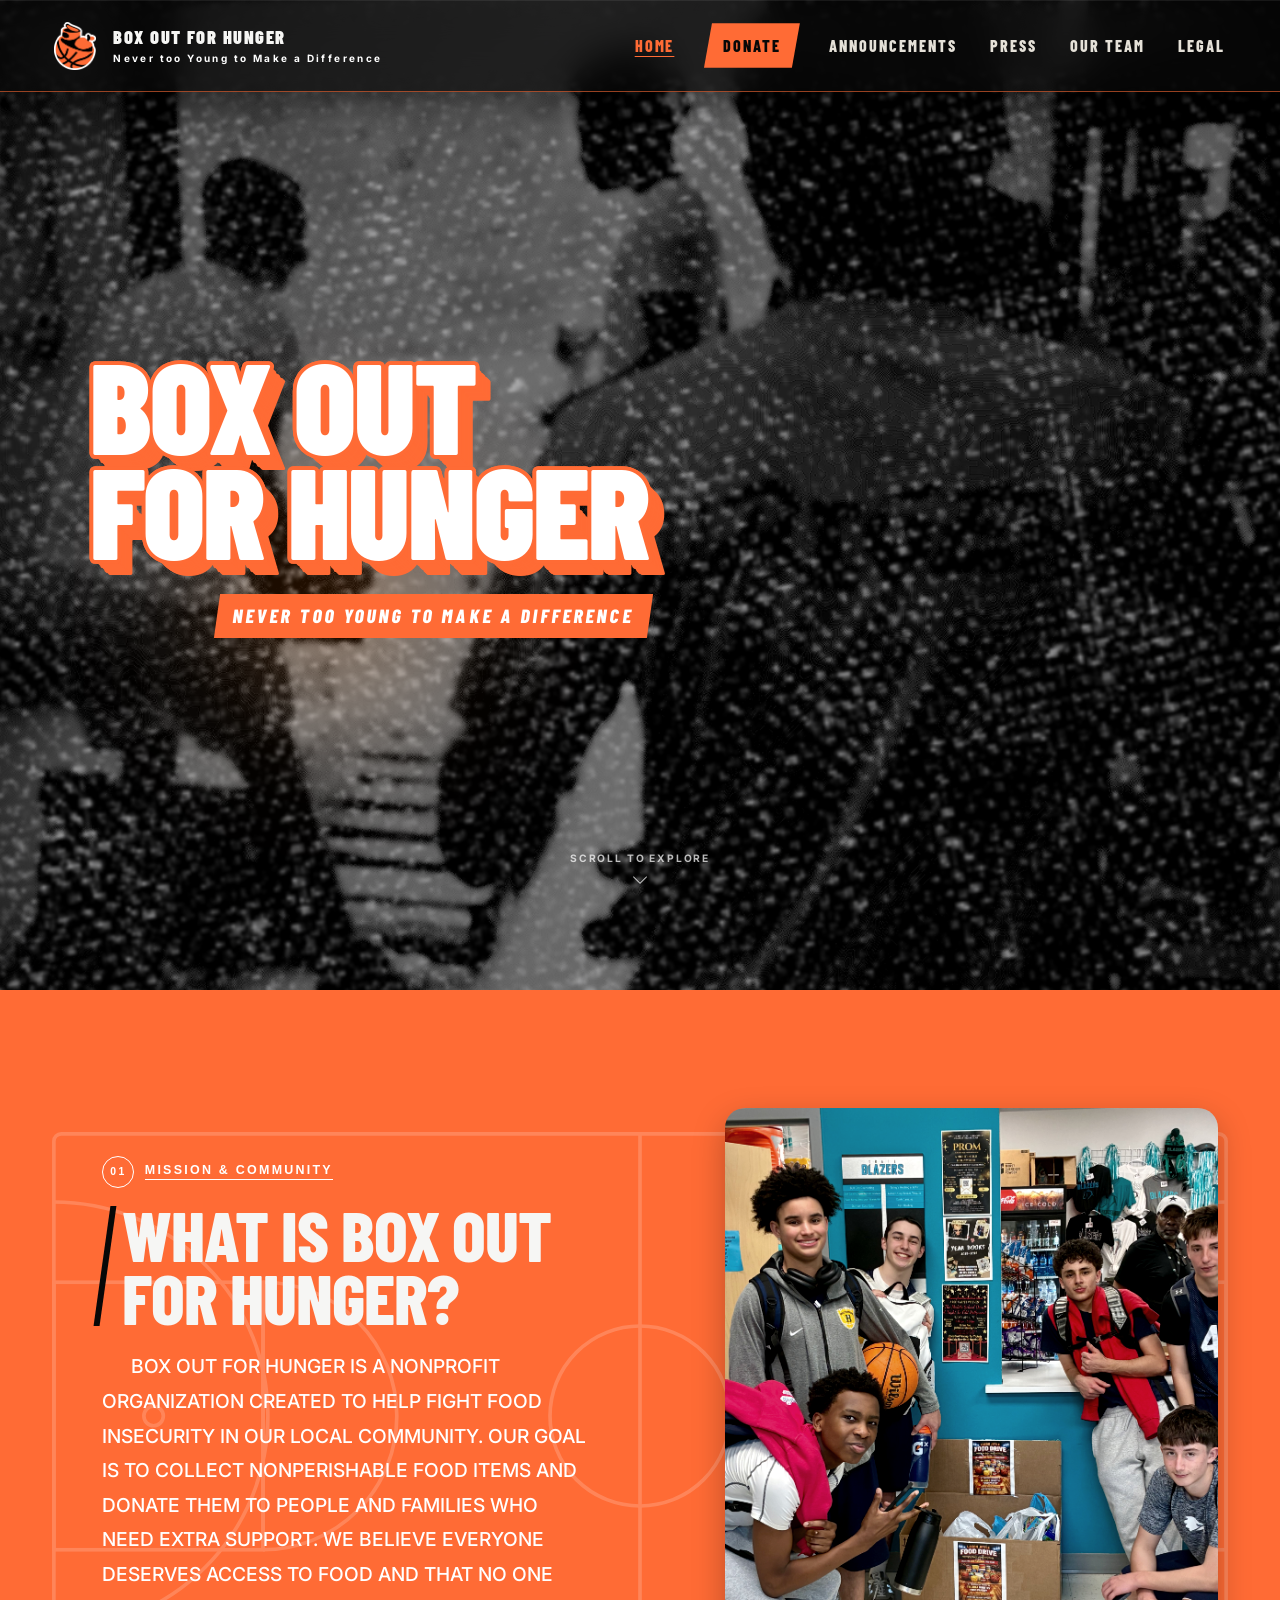
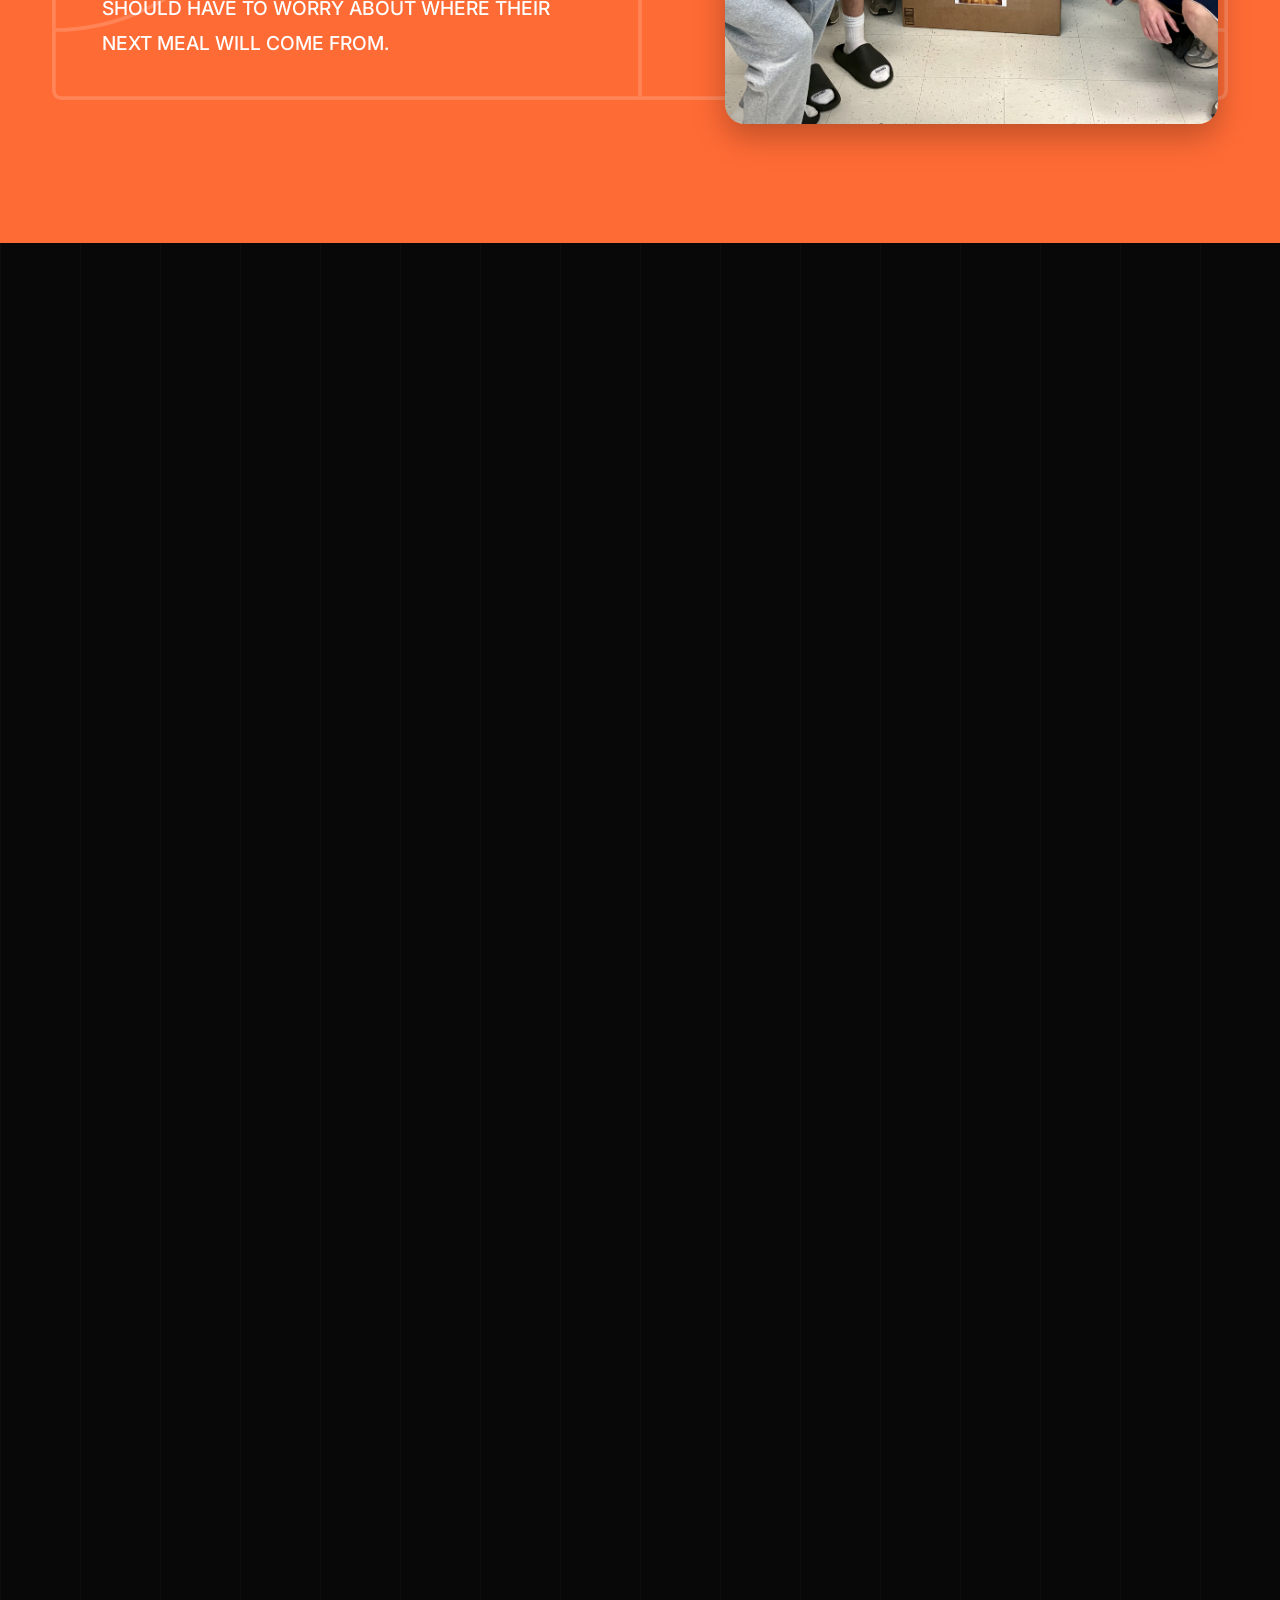
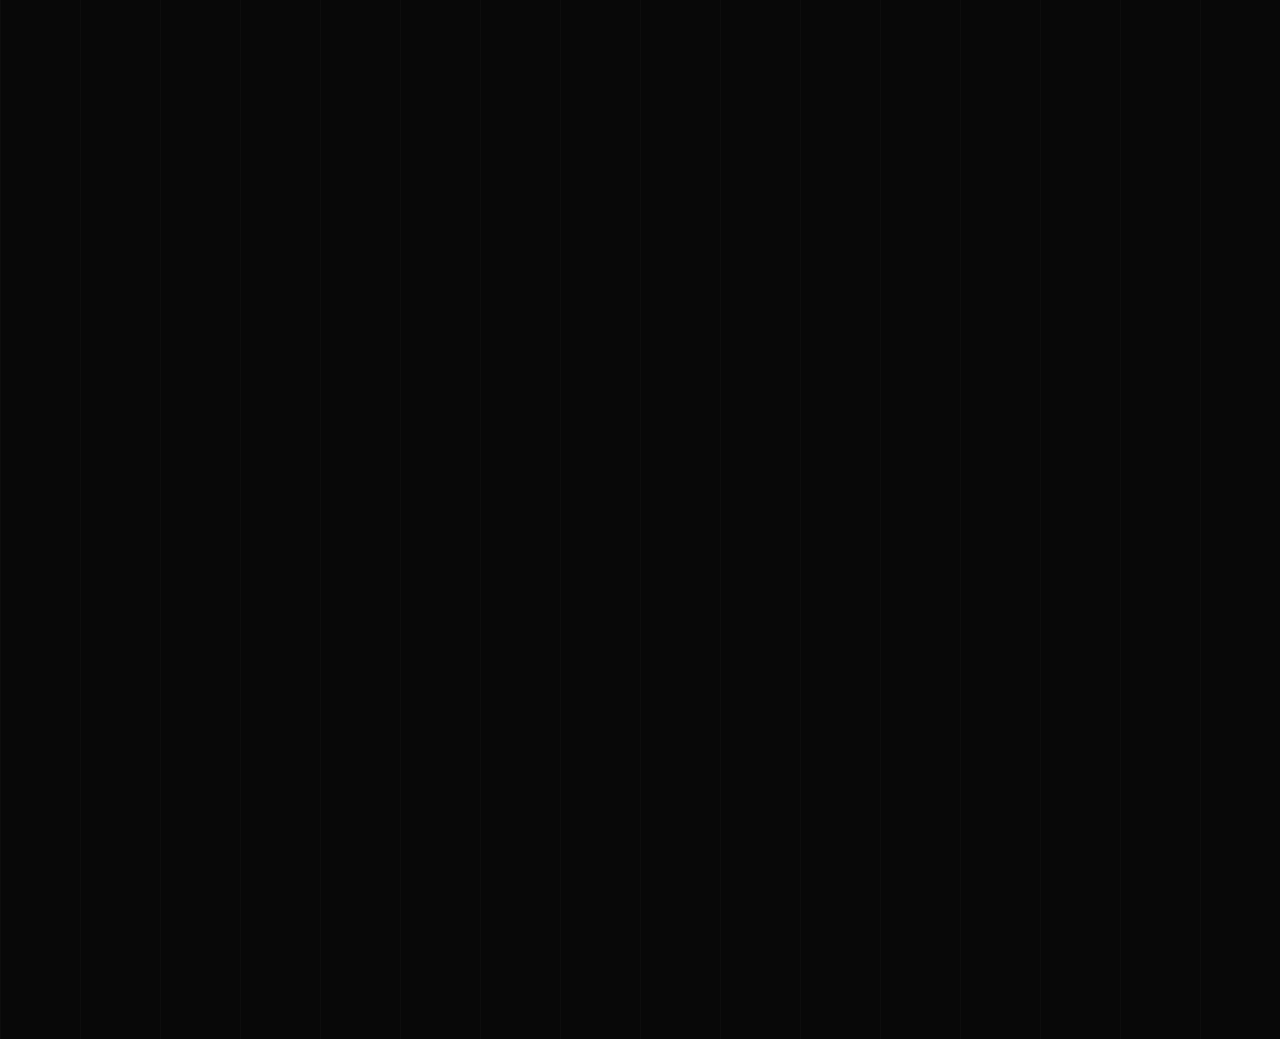
<file: index.html>
<!doctype html>
<html lang="en">
<head>
  <meta charset="utf-8">
  <meta name="viewport" content="width=device-width, initial-scale=1">
  <link rel="preconnect" href="https://fonts.googleapis.com">
  <link rel="preconnect" href="https://fonts.gstatic.com" crossorigin>
  <link href="https://fonts.googleapis.com/css2?family=Montserrat:wght@500;600;700;800;900&display=swap" rel="stylesheet">
  <link href="https://fonts.googleapis.com/css2?family=Barlow+Condensed:wght@600;700;800;900&family=Inter:wght@400;500;600;700;800&display=swap" rel="stylesheet">
  <meta name="theme-color" content="#11110f">
  <title>Box Out For Hunger</title>
  <style>
    :root{color-scheme:dark;--black:#11110f;--white:#f5f2eb;--orange:#ff6b35;--line:#373632;font-family:'Montserrat',Arial,sans-serif;font-weight:500;letter-spacing:.01em}
    .hero-copy h1,.section-copy h2,.partners h2,.contact h2{font-weight:900}
        *{box-sizing:border-box}body{margin:0;background:var(--black);color:var(--white);text-transform:uppercase}a{color:inherit;text-decoration:none}
    .toolbar{position:sticky;top:0;z-index:10;height:12svh;min-height:5.5rem;padding:0 clamp(1.125rem,5vw,4.5rem);display:flex;align-items:center;justify-content:space-between;border-bottom:.1875rem solid var(--orange);background:#1b1a17}
    .brand{display:flex;align-items:center;gap:.875rem;font-size:1rem;font-weight:700;letter-spacing:.04em;line-height:1.05}.brand-mark{width:3rem;height:3rem;object-fit:contain}.brand-name small{display:block;margin-top:.375rem;color:#c3bfb5;font-size:.625rem;letter-spacing:.18em}
    .nav{display:flex;align-items:center;gap:clamp(1rem,2.6vw,2.375rem)}.nav a{padding:.75rem .25rem;font-size:.875rem;font-weight:600;color:#e5e1d8;transition:color .2s}.nav a:hover,.nav a:focus-visible,.nav a[aria-current="page"]{color:var(--orange)}.nav a[aria-current="page"]{box-shadow:inset 0 -.1875rem var(--orange)}.nav .donate{padding:.75rem 1rem;background:var(--orange);color:var(--black);font-weight:800}.nav .donate:hover,.nav .donate:focus-visible,.nav .donate[aria-current="page"]{background:#ff8357;color:var(--black)}
    .menu-toggle{display:none;width:3.25rem;height:3.25rem;padding:0;align-items:center;justify-content:center;border:.125rem solid #77736a;background:transparent;color:var(--white);cursor:pointer}.menu-toggle svg{width:1.625rem;height:1.625rem}
    @media(max-aspect-ratio:1.2294/1){.toolbar{height:auto;min-height:5.75rem;padding:.75rem 1rem;background:#24221e;gap:.75rem}.brand{gap:.625rem;font-size:1rem;letter-spacing:.025em}.brand-mark{width:3rem;height:3rem}.brand-name small{margin-top:.3125rem;color:#f0ece3;font-size:.625rem;letter-spacing:.12em}.menu-toggle{display:flex;flex:none;width:3.5rem;height:3.5rem;border:.125rem solid #bcb5a8;background:#302d27}.menu-toggle svg{width:1.875rem;height:1.875rem}.nav{display:none;position:absolute;z-index:5;top:100%;left:0;right:0;padding:.75rem 1rem 1rem;background:#24221e;border-bottom:.1875rem solid var(--orange);flex-direction:column;align-items:stretch;gap:.25rem}.nav.open{display:flex}.nav a{padding:1rem .625rem;border-bottom:.0625rem solid #514d45;font-size:1.125rem;line-height:1.3;color:#fff}.nav a[aria-current="page"]{background:#38342d;box-shadow:inset .25rem 0 var(--orange);padding-left:.875rem;color:#fff}.nav .donate,.nav .donate[aria-current="page"]{margin-top:.5rem;padding:1rem;text-align:center;border:0;background:var(--orange);color:#11110f;font-size:1.125rem}}@media(max-width:42.5rem){.toolbar{position:sticky;top:0;z-index:10;height:auto;min-height:5.75rem;padding:.75rem 1rem;background:#24221e;gap:.75rem}.brand{gap:.625rem;font-size:1rem;letter-spacing:.025em}.brand-mark{width:3rem;height:3rem}.brand-name small{margin-top:.3125rem;color:#f0ece3;font-size:.625rem;letter-spacing:.12em}.menu-toggle{display:flex;flex:none;width:3.5rem;height:3.5rem;border:.125rem solid #bcb5a8;background:#302d27}.menu-toggle svg{width:1.875rem;height:1.875rem}.nav{display:none;position:absolute;z-index:5;top:100%;left:0;right:0;padding:.75rem 1rem 1rem;background:#24221e;border-bottom:.1875rem solid var(--orange);flex-direction:column;align-items:stretch;gap:.25rem}.nav.open{display:flex}.nav a{padding:1rem .625rem;border-bottom:.0625rem solid #514d45;font-size:1.125rem;line-height:1.3;color:#fff}.nav a[aria-current="page"]{background:#38342d;box-shadow:inset .25rem 0 var(--orange);padding-left:.875rem;color:#fff}.nav .donate,.nav .donate[aria-current="page"]{margin-top:.5rem;padding:1rem;text-align:center;border:0;background:var(--orange);color:#11110f;font-size:1.125rem}}
    .hero{min-height:calc(100svh - 12svh);display:flex;align-items:center;padding:clamp(2rem,7vw,7rem);background:url('hero-bg.png') center/cover no-repeat;background-position:center calc(50% + var(--hero-scroll-offset, 0px));animation:hero-background-drift 32s ease-in-out infinite}.hero-lockup{display:flex;align-items:center;gap:clamp(1.5rem,5vw,5rem);max-width:75rem;margin:auto}.hero-logo{width:clamp(8rem,22vw,19rem);aspect-ratio:1;object-fit:contain;flex:none}.hero-copy{max-width:48rem;color:#fff;text-transform:uppercase}.hero-copy h1{margin:0 0 1rem;font-size:clamp(3rem,8vw,7.5rem);line-height:.88;letter-spacing:.025em;text-shadow:0 .125rem 1rem #000}.hero-copy p{margin:0;font-size:clamp(1.25rem,2.5vw,2rem);font-weight:700;line-height:1.2;letter-spacing:.08em;text-shadow:0 .125rem .75rem #000}
    .content-section{padding:clamp(3rem,8vw,7rem) clamp(1.25rem,8vw,8rem)}.about-section{background:#e8e3d8;color:#171613}.why-section{background:#25231f;color:#f5f2eb}.section-inner{max-width:75rem;margin:auto;display:grid;grid-template-columns:1fr 1fr;align-items:center;gap:clamp(2rem,7vw,6rem)}.section-inner.reverse .section-copy{order:2}.section-inner.reverse .section-image{order:1}.section-copy h2{margin:0 0 1.25rem;font-size:clamp(2.5rem,5vw,4.75rem);line-height:.95;text-transform:uppercase}.section-copy p{max-width:38rem;margin:0;font-family:Arial,sans-serif;font-size:clamp(1rem,1.5vw,1.25rem);line-height:1.7;letter-spacing:0}.section-image{width:100%;aspect-ratio:4/3;object-fit:cover;border:.1875rem solid var(--orange)}
    .partners{overflow:hidden;padding:clamp(3rem,6vw,5rem) 0;background:#d65b32;color:#171613}.partners h2{text-align:center;margin:0 1rem 2.5rem;font-size:clamp(2.5rem,5vw,4rem);text-transform:uppercase;color:#f5f2eb}
    .contact{padding:3.5rem clamp(1.25rem,8vw,8rem);background:#11110f;color:#f5f2eb;border-top:.25rem solid var(--orange)}.contact-inner{max-width:75rem;margin:auto;display:flex;justify-content:space-between;align-items:flex-end;gap:2rem}.contact h2{margin:0 0 1rem;font-size:clamp(2rem,4vw,3.5rem);text-transform:uppercase}.contact p{margin:.35rem 0;font-family:'Inter',Arial,sans-serif;letter-spacing:0;color:#d5d2ca}.contact a{color:#ff9a75}.contact-roles{display:grid;gap:.75rem;list-style:none;margin:0;padding:0}.contact-roles li{display:grid;align-self:start;gap:.125rem;font-family:'Inter',Arial,sans-serif;letter-spacing:0}.contact-roles strong{font-family:Montserrat,Arial,sans-serif;font-weight:700}.contact-roles span{color:#d5d2ca}.contact-quicklinks-title{margin:1.5rem 0 .75rem;font-size:clamp(2rem,4vw,3.5rem);letter-spacing:.01em;text-transform:uppercase;font-weight:900;line-height:1}.contact-quicklinks{display:flex;flex-wrap:wrap;gap:.5rem 1rem;margin-bottom:1rem}.contact-quicklinks a{text-decoration:underline;text-underline-offset:.2em}@media(min-width:42.5625rem){.contact-inner>div{flex:1}.contact-roles{grid-template-columns:repeat(2,minmax(0,1fr));max-width:48rem}}
    @media(max-width:42.5rem){.hero{min-height:calc(100svh - 5.75rem);padding:1.5rem 1rem}.hero-lockup{gap:.75rem;text-align:left}.hero-logo{width:clamp(4rem,20vw,6rem)}.hero-copy{min-width:0}.hero-copy h1{font-size:clamp(2rem,9vw,3rem)}.hero-copy p{font-size:clamp(.875rem,3.7vw,1.125rem)}.section-inner{grid-template-columns:1fr;gap:1.5rem}.section-inner.reverse .section-copy{order:2}.section-inner.reverse .section-image{order:1}.section-copy h2{font-size:2.75rem}.section-image{aspect-ratio:4/3}.contact-inner{align-items:flex-start;flex-direction:column}}
    /* Sports-site visual redesign: presentation only; source page content remains intact. */
    :root{--black:#080808;--white:#f6f6f4;--orange:#ff6b35;--line:#333}
    body{background:#080808;color:var(--white);background-image:linear-gradient(90deg,rgba(255,255,255,.018) 1px,transparent 1px);background-size:5rem 100%}
    .toolbar{--section-accent:#ff6b35;--section-progress:0%;height:5.75rem;min-height:5.75rem;padding-inline:clamp(1rem,4vw,4rem);background:rgba(8,8,8,.62);-webkit-backdrop-filter:blur(18px) saturate(145%);backdrop-filter:blur(18px) saturate(145%);border-bottom:1px solid color-mix(in srgb,var(--section-accent),transparent 35%);box-shadow:0 .75rem 2rem #0007,inset 0 1px rgba(255,255,255,.07);transition:border-color .8s ease}.toolbar::after{content:"";position:absolute;left:0;bottom:-1px;width:var(--section-progress);height:3px;background:var(--section-accent);box-shadow:0 0 14px color-mix(in srgb,var(--section-accent),transparent 35%);transition:width .12s linear,background-color .8s ease;pointer-events:none}.toolbar[data-section="announcements"]{--section-accent:#ffd0b6}.toolbar[data-section="press"]{--section-accent:#ff9a75}.toolbar[data-section="team"]{--section-accent:#fff0e8}.toolbar[data-section="donate"]{--section-accent:#ff6b35}
    .brand{font-weight:900;letter-spacing:.08em}.brand-name small{color:#fff;letter-spacing:.24em}
    .nav{gap:clamp(.75rem,2vw,2rem)}.nav a{font-size:.75rem;font-weight:800;letter-spacing:.1em;text-transform:uppercase}.nav a[aria-current="page"]{box-shadow:inset 0 -.2rem var(--orange)}.nav .donate{padding:.8rem 1.2rem;clip-path:polygon(.5rem 0,100% 0,calc(100% - .5rem) 100%,0 100%);letter-spacing:.12em}
    .nav a:hover,.nav a:focus-visible{text-decoration:underline;text-decoration-color:var(--orange);text-underline-offset:.25em}
    .hero{position:relative;isolation:isolate;margin-top:-5.75rem;min-height:110svh;overflow:hidden;padding:clamp(2rem,7vw,7rem);background:url('hero-bg.png') center/cover no-repeat;background-position:center calc(50% + var(--hero-scroll-offset, 0px));animation:hero-background-drift 32s ease-in-out infinite}
    
    .hero-lockup{width:100%;max-width:82rem;gap:.35rem}.hero-logo{width:clamp(8rem,18vw,17rem);filter:drop-shadow(0 1rem 2rem #000);transition:transform .3s ease,filter .3s ease}.hero-logo:hover{transform:translateY(-.35rem) scale(1.025);filter:drop-shadow(0 1.25rem 2rem #000)}
    .hero-copy h1{-webkit-text-stroke:.04em var(--orange);paint-order:stroke fill;font-size:clamp(3.7rem,10vw,9.5rem);letter-spacing:-.055em;line-height:.82;text-shadow:-.025em 0 #000,.025em 0 #000,0 -.025em #000,0 .025em #000,-.02em -.02em #000,.02em -.02em #000,-.02em .02em #000,.02em .02em #000,.01em .01em 0 #ff6b35,.02em .02em 0 #ff6b35,.03em .03em 0 #ff6b35,.04em .04em 0 #ff6b35,.05em .05em 0 #ff6b35,.06em .06em 0 #ff6b35,.07em .07em 0 #ff6b35,.08em .08em 0 #ff6b35,.09em .09em 0 #ff6b35,.1em .1em 0 #ff6b35,.11em .11em 0 #ff6b35,.12em .12em 0 #ff6b35,0 .5rem 2rem #000}
    .hero-copy p{display:table;margin:2rem 0 0 auto;padding:.65rem 1rem;background:var(--orange);color:#fff;font-size:clamp(.8rem,1.6vw,1.2rem);font-weight:900;letter-spacing:.2em;text-shadow:none;box-shadow:none;transform:skew(-8deg)}.scroll-cue{position:fixed;z-index:9;left:50%;bottom:1.1rem;display:flex;flex-direction:column;align-items:center;gap:.5rem;transform:translateX(-50%);color:#ffffffb8;font-size:.64rem;font-weight:700;letter-spacing:.18em;transition:opacity .3s ease,color .2s ease}.scroll-cue:hover,.scroll-cue:focus-visible{color:#fff}.scroll-cue.is-hidden{opacity:0;pointer-events:none}.scroll-cue-arrow{width:.65rem;height:.65rem;border-right:1.5px solid currentColor;border-bottom:1.5px solid currentColor;transform:rotate(45deg);animation:scroll-cue-drift 3.2s ease-in-out infinite}@keyframes scroll-cue-drift{0%,100%{opacity:.58;translate:0 -3px}50%{opacity:1;translate:0 4px}}@keyframes hero-background-drift{0%,100%{background-position-x:50%}50%{background-position-x:56%}}50%{background-color:#302b29;color:#f1e7e2;border-color:#ff6b3550}}
    .content-section{position:relative;padding:clamp(4rem,8vw,8rem) clamp(1.25rem,8vw,8rem);border-top:1px solid #292929}
    .about-section,.why-section{background:#0b0b0b;color:var(--white)}.about-section{background:var(--orange);color:var(--white)}.about-section .section-copy h2::before{background:#080808}.about-section .section-copy p{color:#fff}.why-section{background:linear-gradient(115deg,#151515,#080808 65%)}
    .content-section{position:relative;isolation:isolate;overflow:hidden}.content-section::before{content:"";position:absolute;z-index:0;inset:clamp(.75rem,2.5vw,2rem);pointer-events:none;background-image:url("data:image/svg+xml,%3Csvg xmlns=%27http://www.w3.org/2000/svg%27 viewBox=%270 0 1000 500%27 preserveAspectRatio=%27xMidYMid meet%27%3E%3Cg fill=%27none%27 stroke=%27%23ffffff%27 stroke-width=%273%27 opacity=%27.8%27%3E%3Crect x=%2718%27 y=%2718%27 width=%27964%27 height=%27464%27 rx=%276%27/%3E%3Cpath d=%27M500 18v464M190 140v220M810 140v220%27/%3E%3Ccircle cx=%27500%27 cy=%27250%27 r=%2774%27/%3E%3Crect x=%2718%27 y=%27140%27 width=%27172%27 height=%27220%27/%3E%3Crect x=%27810%27 y=%27140%27 width=%27172%27 height=%27220%27/%3E%3Cpath d=%27M190 140a110 110 0 0 1 0 220M810 140a110 110 0 0 0 0 220M18 74a176 176 0 0 1 0 352M982 74a176 176 0 0 0 0 352%27/%3E%3Ccircle cx=%27100%27 cy=%27250%27 r=%278%27/%3E%3Ccircle cx=%27900%27 cy=%27250%27 r=%278%27/%3E%3C/g%3E%3C/svg%3E");background-size:100% auto;background-position:center;background-repeat:no-repeat;opacity:.22}.section-inner{position:relative;z-index:1}.section-inner{max-width:82rem;gap:clamp(2rem,7vw,7rem)}.section-copy{position:relative;isolation:isolate;padding:1rem 0 2rem}.section-kicker{display:flex;align-items:center;gap:.65rem;margin:0 0 .9rem!important;color:#fff;font:800 .78rem/1 Arial,sans-serif!important;letter-spacing:.18em!important;text-indent:0!important}.why-section .section-kicker{color:#ff9a75}.section-kicker span:first-child{display:grid;place-items:center;width:2rem;height:2rem;border:1.5px solid currentColor;border-radius:50%;font-size:.65rem}.section-kicker span:last-child{padding-bottom:.15rem;border-bottom:1px solid currentColor}.section-copy h2{position:relative;padding-left:1.25rem;font-size:clamp(2.5rem,5.5vw,5.5rem);letter-spacing:-.04em;line-height:.9}.section-copy h2::before{content:"";position:absolute;left:0;top:.05em;bottom:.05em;width:.35rem;background:var(--orange);transform:skew(-8deg)}
    .section-copy p{font-family:'Inter',Arial,sans-serif;color:#fff;font-size:clamp(1rem,1.5vw,1.25rem);line-height:1.8;text-indent:1.5em}.section-image{aspect-ratio:16/10;border:0;border-left:.35rem solid var(--orange);filter:contrast(1.08) saturate(.78);box-shadow:1rem 1rem 0 #ff6b351a;transition:transform .3s ease,filter .3s ease}.section-image:hover{transform:scale(1.025);filter:contrast(1.12) saturate(1)}
    .event-photo-card{--tilt-x:0deg;--tilt-y:0deg;position:relative;display:block;width:100%;aspect-ratio:4/5;padding:0;overflow:hidden;border:0;border-radius:1.25rem;background:transparent;box-shadow:0 .75rem 2rem #0004;cursor:pointer;transform:perspective(650px) rotateX(var(--tilt-x)) rotateY(var(--tilt-y));transform-style:preserve-3d;transition:transform .22s ease,box-shadow .22s ease;isolation:isolate}.event-photo-card img{display:block;width:100%;height:100%;object-fit:cover;object-position:center 42%;filter:contrast(1.08) saturate(.82);transition:transform .55s cubic-bezier(.2,.75,.25,1),filter .3s}.event-photo-card:hover{box-shadow:0 1.25rem 2.75rem #0006}.event-photo-card:hover img,.event-photo-card:focus-visible img{transform:scale(1.08);filter:contrast(1.1) saturate(1)}
    
    @media(prefers-reduced-motion:reduce){.event-photo-card,.event-photo-card img,.event-photo-card::before,.event-photo-card{transform:none!important}}
    .partners{position:relative;padding:clamp(3.5rem,7vw,6rem) 0;background:var(--orange);color:var(--white);border-top:.3rem solid var(--orange);border-bottom:1px solid #333}
    .partners h2{position:relative;max-width:82rem;margin:0 auto 2.5rem;padding:0 1.25rem 0 2rem;text-align:left;font-size:clamp(2.5rem,5.5vw,5rem);letter-spacing:-.04em;color:var(--white)}
    .partners h2::before{content:"";position:absolute;left:1.25rem;top:.05em;bottom:.05em;width:.35rem;background:#080808;transform:skew(-8deg)}
    .partner-grid{display:grid;grid-template-columns:repeat(2,minmax(0,1fr));gap:clamp(.875rem,1.5vw,1.25rem);max-width:82rem;margin:0 auto;padding:0 1.25rem 0 2rem}
    .partner-panel{display:flex;min-height:13rem;flex-direction:column;align-items:center;justify-content:center;gap:.8rem;padding:1.15rem;border:2px solid transparent;background:#fff;color:#111;text-align:center;text-decoration:none;cursor:pointer;transition:transform .2s ease,box-shadow .2s ease,border-color .2s ease}
    .partner-panel:hover,.partner-panel:focus-within{transform:translateY(-.35rem);border-color:#111;box-shadow:0 .75rem 1.5rem #08080840}
    .partner-panel img{display:block;width:100%;max-width:12rem;height:5rem;object-fit:contain;pointer-events:none;transition:transform .2s ease}
    .partner-panel:hover img,.partner-panel:focus-within img{transform:scale(1.04)}
    .partner-panel p{margin:0;font-family:'Inter',Arial,sans-serif;font-size:.9rem;line-height:1.6;letter-spacing:0;text-indent:0;text-transform:none;color:#333}
    .partner-panel address{display:flex;flex:0 0 3em;height:3em;align-items:center;justify-content:center;font-family:'Inter',Arial,sans-serif;font-size:.8rem;font-style:normal;font-weight:700;line-height:1.5;letter-spacing:0;text-align:center;text-transform:uppercase;color:#000}
    .partner-website{font-size:.85rem;font-weight:800;letter-spacing:.04em;text-decoration:underline;text-underline-offset:.2em;color:var(--orange)}
    .contact{padding:clamp(3rem,6vw,5rem) clamp(1.25rem,8vw,8rem);background:#070707;border-top:.3rem solid var(--orange)}.contact-inner{max-width:82rem}.contact h2,.contact-quicklinks-title{letter-spacing:-.04em}.contact-roles{gap:1rem}.contact-roles li{padding-left:.85rem;border-left:2px solid var(--orange)}.contact-roles strong{color:#fff}.contact-quicklinks a{font-weight:700}
    .contact a{transition:color .2s ease,text-decoration-color .2s ease}.contact a:hover,.contact a:focus-visible{color:#fff;text-decoration:underline;text-decoration-color:var(--orange);text-decoration-thickness:.12em;text-underline-offset:.2em}
    a,button,[role="button"],summary{cursor:pointer}
    html{scroll-behavior:smooth;scroll-padding-top:6rem}
    .reveal-on-scroll{opacity:0;transform:translateY(1.5rem);transition:opacity .65s ease,transform .65s ease}.reveal-on-scroll.is-visible{opacity:1;transform:translateY(0)}
    a:focus-visible,button:focus-visible{outline:3px solid #fff;outline-offset:4px}
    @media(max-width:42.5rem){.toolbar{min-height:5.25rem;padding:.625rem .875rem}.brand{font-size:.9rem}.hero{display:flex;justify-content:center;align-items:center;margin-top:-5.25rem;height:110svh;min-height:110svh;padding:1.5rem 1rem}.hero-lockup{width:100%;flex-direction:column;align-items:center;justify-content:center;gap:1.25rem;margin-inline:auto;text-align:center}.hero-logo{width:clamp(5.5rem,24vw,8rem)}.hero-copy{width:100%;text-align:center}.hero-copy h1{font-size:clamp(3.6rem,16vw,5.5rem);margin-inline:auto}.hero-copy p{max-width:90%;margin:.75rem auto 0;padding:.45rem .7rem;font-size:clamp(.75rem,3.4vw,1rem);line-height:1.1;letter-spacing:.08em}.content-section{padding:3.5rem 1.2rem}.section-copy h2{padding-left:.9rem;font-size:2.5rem}.section-image{aspect-ratio:4/3}.partners h2{padding:0 1.2rem 0 2rem}.partners h2::before{left:1.2rem}.partner-grid{grid-template-columns:1fr;gap:.75rem;padding:0 1.2rem 0 2rem}.partner-panel{min-height:11.5rem;padding:.9rem}.partner-panel img{height:4.5rem}.contact{padding:3rem 1.2rem}}
    @media(prefers-reduced-motion:reduce){*,*::before,*::after{scroll-behavior:auto!important;animation-duration:.01ms!important;animation-iteration-count:1!important;transition-duration:.01ms!important}}
    :root{font-family:'Inter',Arial,sans-serif;letter-spacing:0}
    .brand,.nav a,.hero-copy h1,.hero-copy p,.section-copy h2,.partners h2,.contact h2,.contact-quicklinks-title,.contact-roles strong{font-family:'Barlow Condensed','Arial Narrow',sans-serif}
    .contact-roles strong{font-family:'Inter',Arial,sans-serif}.contact-roles li>span:first-of-type,.contact-roles li>span:not(:first-of-type),.contact-roles li>span:not(:first-of-type) a{font-family:'Barlow Condensed','Arial Narrow',sans-serif}
    .brand{font-size:1.15rem;letter-spacing:.08em}.brand-name small{font-family:'Inter',Arial,sans-serif;font-weight:700}
    .nav a{font-size:1rem;letter-spacing:.12em}.hero-copy h1{font-weight:900;letter-spacing:-.025em}.hero-copy p{font-weight:800;letter-spacing:.16em}
    .section-copy h2,.partners h2,.contact h2,.contact-quicklinks-title{font-weight:800;letter-spacing:-.015em}
    .hero-lockup{justify-content:flex-start;text-align:left}.hero-copy{position:relative;z-index:2;text-align:left}
    #hero-title::before{content:none}
    @media(max-width:42.5rem){.hero-lockup{flex-direction:column;align-items:flex-start;justify-content:flex-start;text-align:left}.hero-copy{width:100%;text-align:left}.hero-copy h1{margin-inline:0}.hero-copy p{margin:1.5rem 0 0 auto}}
    .partner-panel{position:relative;isolation:isolate;min-height:13rem;gap:.75rem;overflow:hidden;padding:1rem;border:1px solid #d65b32;border-radius:.85rem;background:linear-gradient(145deg,#fffdfb,#fff0e5);color:#28201c}
    .partner-hover-bg{position:absolute;inset:0;z-index:0;opacity:0;background-position:center;background-size:cover;filter:brightness(1.08) saturate(1.05);transition:opacity .4s ease;pointer-events:none}
    .partner-hover-bg::after{content:"";position:absolute;inset:0;background:rgba(255,255,255,.82)}
    .partner-panel:hover .partner-hover-bg,.partner-panel:focus-within .partner-hover-bg{opacity:1}
    .partner-panel-court::before,.partner-panel-food::before{content:"";position:absolute;z-index:0;inset:.8rem;border:1px solid #ff6b3540;border-radius:.65rem;background:linear-gradient(90deg,transparent 49.7%,#ff6b3525 49.9% 50.1%,transparent 50.3%),radial-gradient(circle at center,transparent 0 18%,#ff6b3525 18.4% 19%,transparent 19.4%);pointer-events:none}
    .partner-panel-court::after{content:"";position:absolute;z-index:0;right:-2.5rem;bottom:-3rem;width:10rem;aspect-ratio:1;border:2px solid #ff6b3545;border-radius:50%;background:linear-gradient(55deg,transparent 48%,#ff6b3538 49% 50%,transparent 51%),linear-gradient(-55deg,transparent 48%,#ff6b3538 49% 50%,transparent 51%);pointer-events:none}
    .partner-panel>*{position:relative;z-index:1}
    .partner-panel>.partner-hover-bg{position:absolute;z-index:0}
    .partner-panel img{width:min(100%,10rem);height:4.5rem;object-fit:contain;transition:transform .3s ease}
    .partner-panel:hover,.partner-panel:focus-within{border-color:#a83d20;box-shadow:0 .5rem 1rem #0003}
    .partner-panel:hover img,.partner-panel:focus-within img{transform:translateY(-.15rem) rotate(-1.5deg) scale(1.03)}
    .partner-panel-food{border-color:#748d4e;background:linear-gradient(145deg,#fdfff6,#f2ffdc);color:#20271a}
    .partner-panel-food::before{border-color:#758d5350;background:repeating-linear-gradient(35deg,transparent 0 18px,#718b4b20 19px 20px),radial-gradient(circle at 50% 50%,#849c5b1f,transparent 60%)}
    .partner-panel-food::after{content:"";position:absolute;z-index:0;right:-1.5rem;bottom:-2.5rem;width:8rem;aspect-ratio:1;border:1px solid #c5d9a540;border-radius:50%;background:radial-gradient(ellipse at 35% 35%,#bdd88a40 0 12%,transparent 13%),radial-gradient(ellipse at 65% 65%,#93b66b38 0 15%,transparent 16%);pointer-events:none}
    @media(max-width:42.5rem){.partner-panel{min-height:11.5rem}.partner-panel img{height:4rem}}
  </style>
  <link rel="stylesheet" href="site-theme.css">
  <style>main h1#hero-title{padding-left:0;color:#fff;-webkit-text-fill-color:#fff;opacity:1;-webkit-text-stroke:.06em var(--orange);paint-order:stroke fill;filter:none;text-shadow:.01em .01em 0 #ff6b35,.02em .02em 0 #ff6b35,.03em .03em 0 #ff6b35,.04em .04em 0 #ff6b35,.05em .05em 0 #ff6b35,.06em .06em 0 #ff6b35,.07em .07em 0 #ff6b35,.08em .08em 0 #ff6b35,.09em .09em 0 #ff6b35,.10em .10em 0 #ff6b35,.11em .11em 0 #ff6b35,.12em .12em 0 #ff6b35,.13em .13em 0 #ff6b35,.14em .14em 0 #ff6b35,.15em .15em 0 #ff6b35,.16em .16em 0 #ff6b35,.17em .17em 0 #ff6b35,.18em .18em 0 #ff6b35,.19em .19em 0 #ff6b35,.20em .20em 0 #ff6b35,.21em .21em 0 #ff6b35,.22em .22em 0 #ff6b35,.23em .23em 0 #ff6b35,.24em .24em 0 #ff6b35,.25em .25em 0 #ff6b35,.26em .26em 0 #ff6b35,.27em .27em 0 #ff6b35,.28em .28em 0 #ff6b35,0 .5rem 1rem #000}main h1#hero-title::before{content:none}</style>
  <style>main h1#hero-title{position:relative;isolation:isolate;color:#fff;-webkit-text-fill-color:#fff;-webkit-text-stroke:.06em var(--orange);paint-order:stroke fill;text-shadow:none}main h1#hero-title::after{content:attr(data-extrusion);display:block;position:absolute;top:0;left:0;width:100%;z-index:-1;font:inherit;letter-spacing:inherit;line-height:inherit;text-align:inherit;text-transform:inherit;color:transparent;-webkit-text-fill-color:transparent;-webkit-text-stroke:.06em var(--orange);paint-order:stroke fill;white-space:pre;pointer-events:none;text-shadow:.01em .01em 0 #ff6b35,.02em .02em 0 #ff6b35,.03em .03em 0 #ff6b35,.04em .04em 0 #ff6b35,.05em .05em 0 #ff6b35,.06em .06em 0 #ff6b35,.07em .07em 0 #ff6b35,.08em .08em 0 #ff6b35,.09em .09em 0 #ff6b35,.10em .10em 0 #ff6b35,.11em .11em 0 #ff6b35,.12em .12em 0 #ff6b35}main h1#hero-title::before{content:none}</style>
  <style>
    .hero-copy{perspective:none}
    main h1#hero-title{animation:none;transform:none;transform-style:flat;filter:none;text-shadow:none}main h1#hero-title::after{-webkit-text-stroke:.06em var(--orange)}

  </style></head>
<body>
  <header class="toolbar" data-section="home">
    <a class="brand" href="./" aria-label="Box Out For Hunger home"><img class="brand-mark" src="loogo.png" alt=""><span class="brand-name">BOX OUT FOR HUNGER<small>Never too Young to Make a Difference</small></span></a>
    <nav class="nav" id="site-nav" aria-label="Main navigation">
      <a href="./" aria-current="page">Home</a>
      <a class="donate" href="donate/">Donate</a>
      <a href="announcements/">Announcements</a>
      <a href="press/">Press</a>
      <a href="team/">Our Team</a>
      <a href="legal/">Legal</a>
    </nav>
    <button class="menu-toggle" type="button" aria-label="Open navigation menu" aria-expanded="false" aria-controls="site-nav">
      <svg viewBox="0 0 24 24" fill="none" aria-hidden="true"><path d="M4 7h16M4 12h16M4 17h16" stroke="currentColor" stroke-width="1.8"/></svg>
    </button>
  </header>
  <main>
    <section class="hero" id="home" aria-labelledby="hero-title">
      <div class="hero-lockup">
        <div class="hero-copy"><h1 id="hero-title" data-extrusion="BOX OUT&#10;FOR HUNGER">BOX OUT<br>FOR HUNGER</h1><p>Never too Young to Make a Difference</p></div>
      </div>
      <a class="scroll-cue" href="#announcements"><span>Scroll to explore</span><span class="scroll-cue-arrow" aria-hidden="true"></span></a>
    </section>
    <section class="content-section about-section" id="announcements" aria-labelledby="about-title">
      <div class="section-inner">
        <div class="section-copy"><p class="section-kicker"><span>01</span><span>Mission &amp; Community</span></p><h2 id="about-title">What Is Box Out For Hunger?</h2><p>Box Out for Hunger is a nonprofit organization created to help fight food insecurity in our local community. Our goal is to collect nonperishable food items and donate them to people and families who need extra support. We believe everyone deserves access to food and that no one should have to worry about where their next meal will come from.</p></div>
        <figure class="event-photo-card"><img src="IMG_4954.jpeg" alt="Box Out For Hunger volunteers collecting food during a community service event" loading="lazy"></figure>
      </div>
    </section>
    <section class="content-section why-section" id="press" aria-labelledby="why-title">
      <div class="section-inner reverse">
        <div class="section-copy"><p class="section-kicker"><span>02</span><span>Where It Started</span></p><h2 id="why-title">Why We Started</h2><p>We started Box Out for Hunger because we wanted to find a way to give back to our community through something we love: basketball. We realized that basketball could be more than just a sport. It could be a way to bring people together and help make a difference in the lives of others.</p><p>Our mission is to use our love of basketball to help families facing food insecurity. By going to local food drives and working with local sports organizations to collect nonperishable goods, we hope to encourage others to give back and support people in need. We want Box Out for Hunger to show that even small acts of kindness can have a big impact on a community and that your age doesn’t define how much you can give back to your community.</p></div>
        <figure class="event-photo-card"><img src="9142241128822675934.jpg" alt="Box Out For Hunger volunteers with collected food at a community event" loading="lazy"></figure>
      </div>
    </section>
    <section class="partners" id="team" aria-labelledby="partners-title">
      <h2 id="partners-title">Our Community Partners</h2>
      <div class="partner-grid">
        <article class="partner-panel partner-panel-court"><span class="partner-hover-bg" aria-hidden="true" style="background-image:url('https://img1.wsimg.com/isteam/ip/57ad45ed-6500-424f-91c6-f185221b077a/blob.png')"></span><img src="utl.png" alt="Under the Lights"><address>North Carolina</address><a class="partner-website" href="https://triangleflag.com/" target="_blank" rel="noopener noreferrer">Visit website</a></article>
        <article class="partner-panel partner-panel-court"><span class="partner-hover-bg" aria-hidden="true" style="background-image:url('https://www.pro35sports.com/wp-content/uploads/2026/01/1A6A0077-1024x683.jpg')"></span><img src="Copy-of-P35-Cutout-989x1024.png" alt="PRO 3:5"><address>1810 Roundrock Dr, Raleigh, NC 27615</address><a class="partner-website" href="https://www.pro35sports.com/" target="_blank" rel="noopener noreferrer">Visit website</a></article>
        <article class="partner-panel partner-panel-court"><span class="partner-hover-bg" aria-hidden="true" style="background-image:url('https://tafkicks.wpenginepowered.com/wp-content/uploads/2017/09/Photo-Sep-04-3-32-27-PM-300x300.png')"></span><img src="athletesfoot.png" alt="The Athlete's Foot"><address>4800 Glenwood Ave, Raleigh, NC 27612</address><a class="partner-website" href="https://tafkicksnc.com/" target="_blank" rel="noopener noreferrer">Visit website</a></article>
        <article class="partner-panel partner-panel-food"><span class="partner-hover-bg" aria-hidden="true" style="background-image:url('https://triareaministry.com/wp-content/uploads/2020/01/square-003-300x256.jpg')"></span><img src="triareaministryfoodpantry.png" alt="Tri-Area Ministry Food Pantry"><address>149 E Holding Ave, Wake Forest, NC 27587</address><a class="partner-website" href="https://triareaministry.com/" target="_blank" rel="noopener noreferrer">Visit website</a></article>
      </div>
    </section>
  </main>
  <footer class="contact" id="donate">
    <div class="contact-inner"><div><h2>Contact</h2><ul class="contact-roles"><li><strong>Carr Davis Jennings</strong><span>Founder</span><span><a href="tel:+19193767768">919-376-7768</a> · <a href="mailto:jenningscarr@gmail.com">jenningscarr@gmail.com</a></span></li><li><strong>Davis Jennings</strong><span>Legal Representative</span></li><li><strong>Rebecca Halberg</strong><span>Secretary &amp; Vice President</span></li><li><strong>Jeremiah Adeyanju</strong><span>associate</span></li><li><strong>Charles Eyster</strong><span>associate</span></li><li><strong>Asher Perry</strong><span>associate</span></li><li><strong>Jon Corser</strong><span>Treasurer</span></li><li><strong>Owen Keller</strong><span>associate</span></li></ul><h3 class="contact-quicklinks-title">Quick Links</h3><nav class="contact-quicklinks" aria-label="Quick links"><a href="./" aria-current="page">Home</a><a href="donate/">Donate</a><a href="announcements/">Announcements</a><a href="press/">Press</a><a href="team/">Our Team</a><a href="legal/">Legal</a></nav></div></div>
  </footer>
  <script>
    const menuButton = document.querySelector('.menu-toggle');
    const siteNav = document.querySelector('#site-nav');
    const updateCurrentPage = () => {
      const normalizePath = pathname => pathname.replace(/\/index\.html$/i, '').replace(/\/+$/, '') || '/';
      const selected = normalizePath(location.pathname);
      siteNav.querySelectorAll('a').forEach(link => {
        const linkPathname = new URL(link.href).pathname;
        const linkPath = normalizePath(linkPathname);
        if (linkPath === selected) link.setAttribute('aria-current', 'page');
        else link.removeAttribute('aria-current');
      });
    };
    updateCurrentPage();
    window.addEventListener('hashchange', updateCurrentPage);
    const toolbar = document.querySelector('.toolbar');
    let progressFrame = 0;
    const updateToolbarProgress = () => {
      progressFrame = 0;
      const maxScroll = document.documentElement.scrollHeight - window.innerHeight;
      const progress = maxScroll > 0 ? Math.min(100, Math.max(0, window.scrollY / maxScroll * 100)) : 0;
      toolbar.style.setProperty('--section-progress', progress + '%');
      const desktopParallax = window.matchMedia('(min-width: 42.5625rem)').matches && !window.matchMedia('(prefers-reduced-motion: reduce)').matches;
      const heroOffset = desktopParallax ? Math.min(420, window.scrollY * .3) : 0;
      document.querySelector('#home').style.setProperty('--hero-scroll-offset', heroOffset + 'px');
    };
    window.addEventListener('scroll', () => {
      if (progressFrame) return;
      progressFrame = requestAnimationFrame(updateToolbarProgress);
    }, { passive: true });
    window.addEventListener('resize', updateToolbarProgress);
    updateToolbarProgress();
    if ('IntersectionObserver' in window) {
      const toolbarSectionObserver = new IntersectionObserver(entries => {
        const visible = entries.filter(entry => entry.isIntersecting).sort((a, b) => b.intersectionRatio - a.intersectionRatio);
        if (visible.length) document.querySelector('.toolbar').dataset.section = visible[0].target.id;
      }, { rootMargin: '-35% 0px -55% 0px', threshold: [0, .25, .5, .75] });
      document.querySelectorAll('#home, #announcements, #press, #team, #donate').forEach(section => toolbarSectionObserver.observe(section));
      const cueObserver = new IntersectionObserver(entries => {
        document.querySelector('.scroll-cue').classList.toggle('is-hidden', !entries[0].isIntersecting);
      }, { rootMargin: '0px 0px -35% 0px' });
      cueObserver.observe(document.querySelector('#home'));
    }
    menuButton.addEventListener('click', () => {
      const open = menuButton.getAttribute('aria-expanded') !== 'true';
      menuButton.setAttribute('aria-expanded', String(open));
      menuButton.setAttribute('aria-label', open ? 'Close navigation menu' : 'Open navigation menu');
      siteNav.classList.toggle('open', open);
    });
    siteNav.querySelectorAll('a').forEach(link => link.addEventListener('click', () => {
      siteNav.classList.remove('open');
      menuButton.setAttribute('aria-expanded', 'false');
      menuButton.setAttribute('aria-label', 'Open navigation menu');
    }));
    document.querySelectorAll('.event-photo-card').forEach(card => {
      card.addEventListener('pointermove', event => {
        const rect = card.getBoundingClientRect();
        const x = (event.clientX - rect.left) / rect.width;
        const y = (event.clientY - rect.top) / rect.height;
        if (event.pointerType === 'touch' || window.matchMedia('(prefers-reduced-motion: reduce)').matches) return;
        card.style.setProperty('--tilt-x', `${(0.5 - y) * 12}deg`);
        card.style.setProperty('--tilt-y', `${(x - 0.5) * 12}deg`);
      });
      card.addEventListener('pointerleave', () => {
        card.style.setProperty('--tilt-x', '0deg');
        card.style.setProperty('--tilt-y', '0deg');
      });
    });

    if ('IntersectionObserver' in window && !window.matchMedia('(prefers-reduced-motion: reduce)').matches) {
      const revealObserver = new IntersectionObserver(entries => {
        entries.forEach(entry => {
          if (!entry.isIntersecting) return;
          entry.target.classList.add('is-visible');
          revealObserver.unobserve(entry.target);
        });
      }, { threshold: 0.12 });
      document.querySelectorAll('.content-section,.partners,.contact').forEach(section => {
        section.classList.add('reveal-on-scroll');
        revealObserver.observe(section);
      });
    }
  </script>
</body>
</html>
</file>
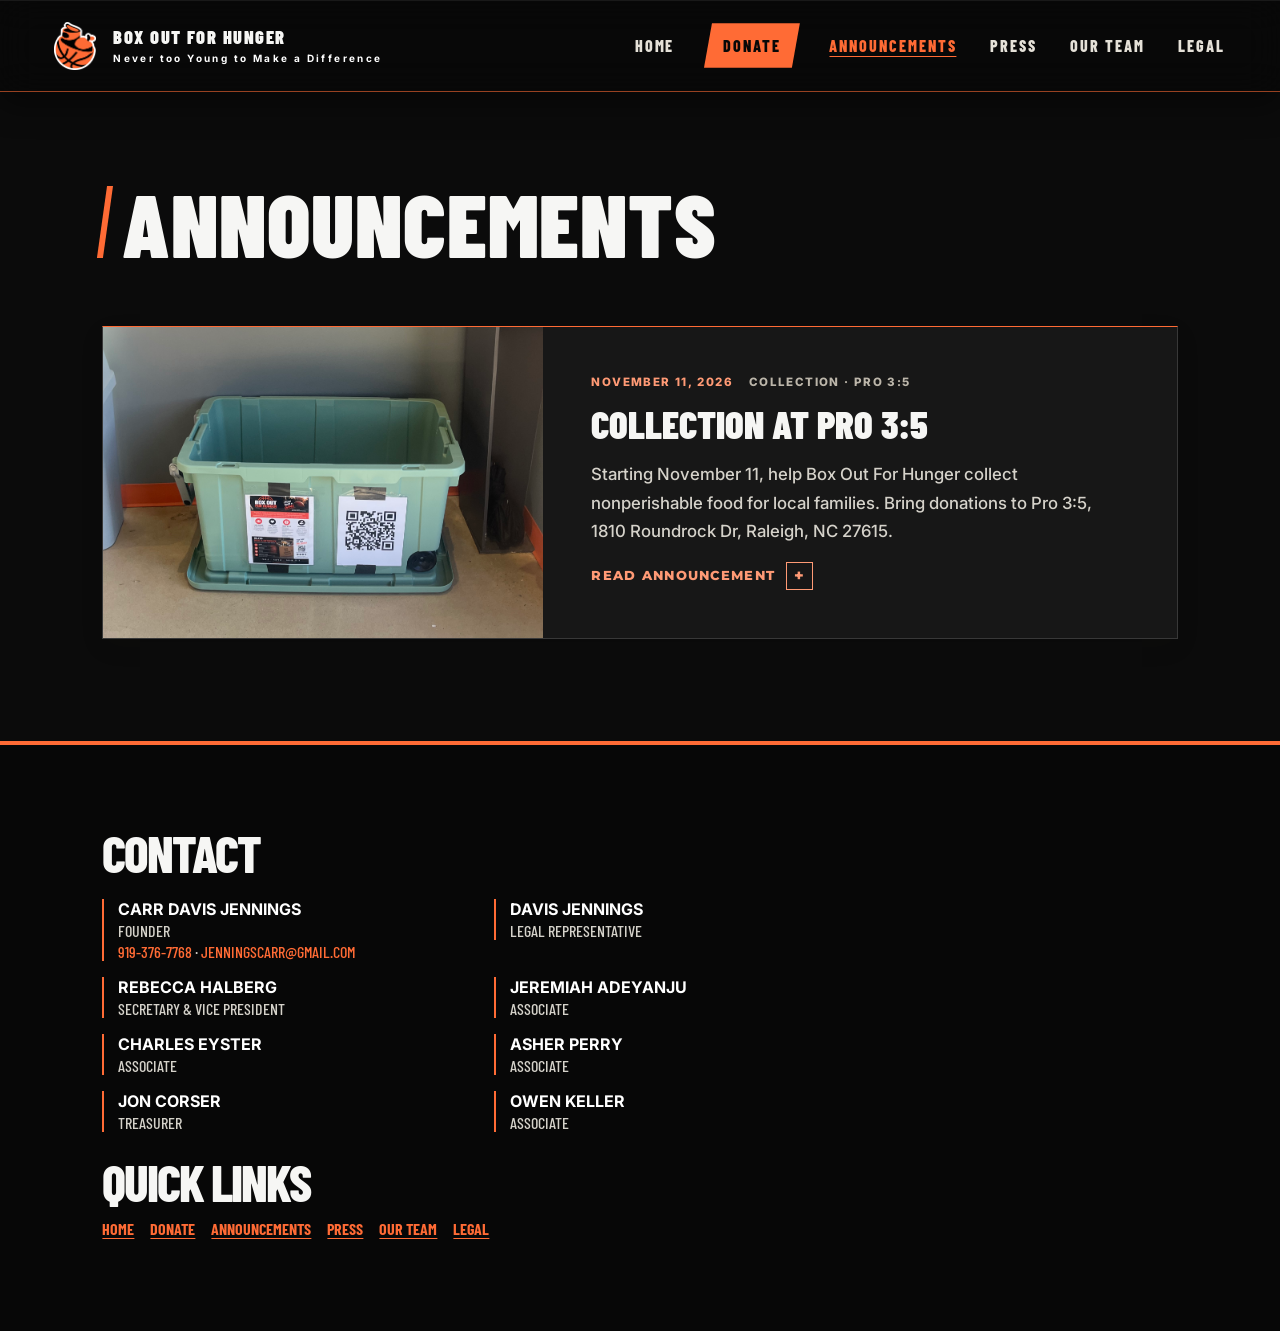
<file: announcements/index.html>
<!doctype html>
<html lang="en">
<head>
  <meta charset="utf-8">
  <meta name="viewport" content="width=device-width, initial-scale=1">
  <link rel="preconnect" href="https://fonts.googleapis.com">
  <link rel="preconnect" href="https://fonts.gstatic.com" crossorigin>
  <link href="https://fonts.googleapis.com/css2?family=Montserrat:wght@500;600;700;800;900&display=swap" rel="stylesheet">
  <link href="https://fonts.googleapis.com/css2?family=Barlow+Condensed:wght@600;700;800;900&family=Inter:wght@400;500;600;700;800&display=swap" rel="stylesheet">
  <meta name="theme-color" content="#11110f">
  <title>Announcements | Box Out For Hunger</title>
  <style>
    :root{color-scheme:dark;--black:#11110f;--white:#f5f2eb;--orange:#ff6b35;--line:#373632;font-family:'Montserrat',Arial,sans-serif;font-weight:500;letter-spacing:.01em}
    .hero-copy h1,.section-copy h2,.partners h2,.contact h2{font-weight:900}
        *{box-sizing:border-box}body{margin:0;background:var(--black);color:var(--white);text-transform:uppercase}a{color:inherit;text-decoration:none}
    .toolbar{position:sticky;top:0;z-index:10;height:12svh;min-height:5.5rem;padding:0 clamp(1.125rem,5vw,4.5rem);display:flex;align-items:center;justify-content:space-between;border-bottom:.1875rem solid var(--orange);background:#1b1a17}
    .brand{display:flex;align-items:center;gap:.875rem;font-size:1rem;font-weight:700;letter-spacing:.04em;line-height:1.05}.brand-mark{width:3rem;height:3rem;object-fit:contain}.brand-name small{display:block;margin-top:.375rem;color:#c3bfb5;font-size:.625rem;letter-spacing:.18em}
    .nav{display:flex;align-items:center;gap:clamp(1rem,2.6vw,2.375rem)}.nav a{padding:.75rem .25rem;font-size:.875rem;font-weight:600;color:#e5e1d8;transition:color .2s}.nav a:hover,.nav a:focus-visible,.nav a[aria-current="page"]{color:var(--orange)}.nav a[aria-current="page"]{box-shadow:inset 0 -.1875rem var(--orange)}.nav .donate{padding:.75rem 1rem;background:var(--orange);color:var(--black);font-weight:800}.nav .donate:hover,.nav .donate:focus-visible,.nav .donate[aria-current="page"]{background:#ff8357;color:var(--black)}
    .menu-toggle{display:none;width:3.25rem;height:3.25rem;padding:0;align-items:center;justify-content:center;border:.125rem solid #77736a;background:transparent;color:var(--white);cursor:pointer}.menu-toggle svg{width:1.625rem;height:1.625rem}
    @media(max-aspect-ratio:1.2294/1){.toolbar{height:auto;min-height:5.75rem;padding:.75rem 1rem;background:#24221e;gap:.75rem}.brand{gap:.625rem;font-size:1rem;letter-spacing:.025em}.brand-mark{width:3rem;height:3rem}.brand-name small{margin-top:.3125rem;color:#f0ece3;font-size:.625rem;letter-spacing:.12em}.menu-toggle{display:flex;flex:none;width:3.5rem;height:3.5rem;border:.125rem solid #bcb5a8;background:#302d27}.menu-toggle svg{width:1.875rem;height:1.875rem}.nav{display:none;position:absolute;z-index:5;top:100%;left:0;right:0;padding:.75rem 1rem 1rem;background:#24221e;border-bottom:.1875rem solid var(--orange);flex-direction:column;align-items:stretch;gap:.25rem}.nav.open{display:flex}.nav a{padding:1rem .625rem;border-bottom:.0625rem solid #514d45;font-size:1.125rem;line-height:1.3;color:#fff}.nav a[aria-current="page"]{background:#38342d;box-shadow:inset .25rem 0 var(--orange);padding-left:.875rem;color:#fff}.nav .donate,.nav .donate[aria-current="page"]{margin-top:.5rem;padding:1rem;text-align:center;border:0;background:var(--orange);color:#11110f;font-size:1.125rem}}@media(max-width:42.5rem){.toolbar{position:sticky;top:0;z-index:10;height:auto;min-height:5.75rem;padding:.75rem 1rem;background:#24221e;gap:.75rem}.brand{gap:.625rem;font-size:1rem;letter-spacing:.025em}.brand-mark{width:3rem;height:3rem}.brand-name small{margin-top:.3125rem;color:#f0ece3;font-size:.625rem;letter-spacing:.12em}.menu-toggle{display:flex;flex:none;width:3.5rem;height:3.5rem;border:.125rem solid #bcb5a8;background:#302d27}.menu-toggle svg{width:1.875rem;height:1.875rem}.nav{display:none;position:absolute;z-index:5;top:100%;left:0;right:0;padding:.75rem 1rem 1rem;background:#24221e;border-bottom:.1875rem solid var(--orange);flex-direction:column;align-items:stretch;gap:.25rem}.nav.open{display:flex}.nav a{padding:1rem .625rem;border-bottom:.0625rem solid #514d45;font-size:1.125rem;line-height:1.3;color:#fff}.nav a[aria-current="page"]{background:#38342d;box-shadow:inset .25rem 0 var(--orange);padding-left:.875rem;color:#fff}.nav .donate,.nav .donate[aria-current="page"]{margin-top:.5rem;padding:1rem;text-align:center;border:0;background:var(--orange);color:#11110f;font-size:1.125rem}}
    .hero{min-height:100svh;display:flex;align-items:center;padding:clamp(2rem,7vw,7rem);background:linear-gradient(90deg,rgba(14,14,13,.68),rgba(14,14,13,.18)),url('../hero-placeholder.svg') center/cover no-repeat}.hero-lockup{display:flex;align-items:center;gap:clamp(1.5rem,5vw,5rem);max-width:75rem;margin:auto}.hero-logo{width:clamp(8rem,22vw,19rem);aspect-ratio:1;object-fit:contain;flex:none}.hero-copy{max-width:48rem;color:#fff;text-transform:uppercase}.hero-copy h1{margin:0 0 1rem;font-size:clamp(3rem,8vw,7.5rem);line-height:.88;letter-spacing:.025em;text-shadow:0 .125rem 1rem #000}.hero-copy p{margin:0;font-size:clamp(1.25rem,2.5vw,2rem);font-weight:700;line-height:1.2;letter-spacing:.08em;text-shadow:0 .125rem .75rem #000}
    .content-section{padding:clamp(3rem,8vw,7rem) clamp(1.25rem,8vw,8rem)}.about-section{background:#e8e3d8;color:#171613}.why-section{background:#25231f;color:#f5f2eb}.section-inner{max-width:75rem;margin:auto;display:grid;grid-template-columns:1fr 1fr;align-items:center;gap:clamp(2rem,7vw,6rem)}.section-inner.reverse .section-copy{order:1}.section-inner.reverse .section-image{order:2}.section-copy h2{margin:0 0 1.25rem;font-size:clamp(2.5rem,5vw,4.75rem);line-height:.95;text-transform:uppercase}.section-copy p{max-width:38rem;margin:0;font-family:Arial,sans-serif;font-size:clamp(1rem,1.5vw,1.25rem);line-height:1.7;letter-spacing:0}.section-image{width:100%;aspect-ratio:4/3;object-fit:cover;border:.1875rem solid var(--orange)}
    .partners{overflow:hidden;padding:clamp(3rem,6vw,5rem) 0;background:#d65b32;color:#171613}.partners h2{text-align:center;margin:0 1rem 2.5rem;font-size:clamp(2.5rem,5vw,4rem);text-transform:uppercase}.partner-track{display:flex;width:max-content;gap:1.5rem;animation:partner-drift 48s linear infinite}.partner-track:hover{animation-play-state:paused}.partner-card{width:clamp(12rem,21vw,20rem);height:clamp(9rem,16vw,15rem);object-fit:cover;border:.1875rem solid #171613}.partner-track-wrap{display:flex;overflow:hidden}.partner-track-group{display:flex;gap:1.5rem;padding-right:1.5rem}.partner-card{flex:none}@keyframes partner-drift{to{transform:translateX(-50%)}}@media(prefers-reduced-motion:reduce){.partner-track{animation:none}}
    .contact{padding:3.5rem clamp(1.25rem,8vw,8rem);background:#11110f;color:#f5f2eb;border-top:.25rem solid var(--orange)}.contact-inner{max-width:75rem;margin:auto;display:flex;justify-content:space-between;align-items:flex-end;gap:2rem}.contact h2{margin:0 0 1rem;font-size:clamp(2rem,4vw,3.5rem);text-transform:uppercase}.contact p{margin:.35rem 0;font-family:Arial,sans-serif;letter-spacing:0;color:#d5d2ca}.contact a{color:#ff9a75}.contact-roles{display:grid;gap:.75rem;list-style:none;margin:0;padding:0}.contact-roles li{display:grid;align-self:start;gap:.125rem;font-family:Arial,sans-serif;letter-spacing:0}.contact-roles strong{font-family:Montserrat,Arial,sans-serif;font-weight:700}.contact-roles span{color:#d5d2ca}.contact-quicklinks-title{margin:1.5rem 0 .75rem;font-size:clamp(2rem,4vw,3.5rem);letter-spacing:.01em;text-transform:uppercase;font-weight:900;line-height:1}.contact-quicklinks{display:flex;flex-wrap:wrap;gap:.5rem 1rem;margin-bottom:1rem}.contact-quicklinks a{text-decoration:underline;text-underline-offset:.2em}@media(min-width:42.5625rem){.contact-inner>div{flex:1}.contact-roles{grid-template-columns:repeat(2,minmax(0,1fr));max-width:48rem}}
    @media(max-width:42.5rem){.hero{min-height:calc(100svh - 5.75rem);padding:1.5rem 1rem}.hero-lockup{gap:.75rem;text-align:left}.hero-logo{width:clamp(4rem,20vw,6rem)}.hero-copy{min-width:0}.hero-copy h1{font-size:clamp(2rem,9vw,3rem)}.hero-copy p{font-size:clamp(.875rem,3.7vw,1.125rem)}.section-inner{grid-template-columns:1fr;gap:1.5rem}.section-inner.reverse .section-copy,.section-inner.reverse .section-image{order:initial}.section-copy h2{font-size:2.75rem}.section-image{aspect-ratio:4/3}.partner-card{width:12rem;height:9rem}.contact-inner{align-items:flex-start;flex-direction:column}}
    .announcements{padding:clamp(3.5rem,8vw,7rem) clamp(1.25rem,8vw,8rem);background:#e8e3d8;color:#171613}.announcements-inner{max-width:75rem;margin:auto}.announcements-heading{display:flex;justify-content:space-between;align-items:end;gap:2rem;margin-bottom:clamp(2rem,5vw,4rem)}.announcements-heading h1{max-width:48rem;margin:0;font-size:clamp(2.75rem,7vw,6rem);font-weight:900;line-height:.9}.announcements-heading p{max-width:25rem;margin:0;font-family:Arial,sans-serif;font-size:1rem;line-height:1.6;letter-spacing:0;text-transform:none}.announcement-list{display:grid;gap:1.25rem}.announcement{position:relative;display:grid;grid-template-columns:minmax(15rem,.82fr) 1.18fr;overflow:hidden;background:#f5f2eb;border:1px solid #d1c9bb;box-shadow:0 .5rem 1.5rem #17161312;transition:transform .2s,box-shadow .2s}.announcement:hover{transform:translateY(-.2rem);box-shadow:0 .9rem 2rem #17161320}.announcement-media{min-height:18rem;background:#292721;overflow:hidden}.announcement-media img{display:block;width:100%;height:100%;min-height:18rem;object-fit:cover}.announcement-placeholder{display:grid;place-items:center;min-height:18rem;padding:2rem;background:linear-gradient(140deg,#35322b,#181714);color:#ffb093;text-align:center;font-size:.8rem;font-weight:800;letter-spacing:.16em}.announcement-body{display:flex;flex-direction:column;align-items:flex-start;padding:clamp(1.5rem,4vw,3rem)}.announcement-meta{display:flex;flex-wrap:wrap;gap:.5rem 1rem;align-items:center;margin-bottom:1rem;color:#6d675d;font-size:.72rem;font-weight:800;letter-spacing:.12em}.announcement-meta time{color:#b34828}.announcement-body h2{margin:0 0 1rem;font-size:clamp(1.6rem,3vw,2.5rem);font-weight:900;line-height:1.02}.announcement-summary,.announcement-details{max-width:44rem;margin:0;color:#49453f;font-family:Arial,sans-serif;font-size:1.05rem;line-height:1.7;letter-spacing:0;text-transform:none}.announcement-details{display:none;margin-top:.75rem}.announcement[aria-expanded="true"] .announcement-details{display:block}.announcement-toggle{display:inline-flex;align-items:center;gap:.65rem;margin-top:auto;padding:1rem 0 0;border:0;background:none;color:#b34828;font:800 .8rem Montserrat,Arial,sans-serif;letter-spacing:.1em;text-transform:uppercase;cursor:pointer}.announcement-toggle::after{content:'+';display:grid;place-items:center;width:1.6rem;height:1.6rem;border:1px solid currentColor;font-size:1rem;transition:transform .2s}.announcement[aria-expanded="true"] .announcement-toggle::after{content:'−'}.announcement-toggle:focus-visible{outline:3px solid #171613;outline-offset:4px}.announcement-list-note{margin:2rem 0 0;color:#6d675d;font:italic .95rem Arial,sans-serif;letter-spacing:0;text-transform:none}.announcement-empty{display:grid;justify-items:center;gap:.7rem;padding:clamp(2.5rem,7vw,5rem) 1.5rem;border:1px dashed #bcb3a3;background:#f5f2eb;text-align:center}.announcement-empty-mark{display:grid;place-items:center;width:2.5rem;height:2.5rem;border-radius:50%;background:#ff6b35;color:#171613;font-weight:900;font-size:1.25rem}.announcement-empty h2{margin:0;font-size:clamp(1.5rem,3vw,2rem);font-weight:900}.announcement-empty p{margin:0;color:#6d675d;font:1rem/1.6 Arial,sans-serif;letter-spacing:0;text-transform:none}@media(max-width:48rem){.announcements-heading{align-items:flex-start;flex-direction:column}.announcements-heading h1{font-size:clamp(1.5rem,8vw,4rem);white-space:nowrap}.announcement{grid-template-columns:1fr}.announcement-media,.announcement-media img,.announcement-placeholder{min-height:14rem;max-height:20rem}.announcement-body{min-height:16rem}.announcement-toggle{margin-top:1.5rem}}
      .toolbar{background:rgba(8,8,8,.62);-webkit-backdrop-filter:blur(18px) saturate(145%);backdrop-filter:blur(18px) saturate(145%);border-bottom:1px solid rgba(255,107,53,.58);box-shadow:0 .75rem 2rem #0007,inset 0 1px rgba(255,255,255,.07)}
    .contact a{transition:color .2s ease,text-decoration-color .2s ease}.contact a:hover,.contact a:focus-visible{color:#fff;text-decoration:underline;text-decoration-color:var(--orange);text-decoration-thickness:.12em;text-underline-offset:.2em}
    .contact-roles strong{font-family:'Inter',Arial,sans-serif}.contact-roles li>span:first-of-type,.contact-roles li>span:not(:first-of-type),.contact-roles li>span:not(:first-of-type) a{font-family:'Barlow Condensed','Arial Narrow',sans-serif}
    a,button,[role="button"],summary{cursor:pointer}
      /* Shared site theme */
    :root{color-scheme:dark;--black:#080808;--white:#f6f6f4;--orange:#ff6b35;--line:#333;font-family:'Inter',Arial,sans-serif;letter-spacing:0}
    body{background:#080808;color:var(--white);background-image:linear-gradient(90deg,rgba(255,255,255,.018) 1px,transparent 1px);background-size:5rem 100%}
    h1,h2,h3,.brand,.nav a,.contact-quicklinks-title{font-family:'Barlow Condensed','Arial Narrow',sans-serif}
    .nav a:hover,.nav a:focus-visible{text-decoration:underline;text-decoration-color:var(--orange);text-underline-offset:.25em}
    .announcements,.donate-page,.legal-section,.pressroom,.team-section{background:#0b0b0b;color:var(--white)}
    .announcement,.lead-story,.press-sidebar,.press-sidebar-title,.legal-card,.give-card,.calendar-card,.team-card{background:#171717;color:var(--white);border-color:#383838}
    .announcement,.lead-story,.legal-card,.give-card,.calendar-card,.team-card{border-top-color:var(--orange)}
    .announcement:hover{box-shadow:0 .9rem 2rem #0008}
    .announcement-body h2,.story-copy h2,.compact-story h3,.announcement-empty h2,.legal-card h2,.donate-heading h1,.give-card h2,.calendar-card h2,.upcoming-events h3,.team-heading h1,.team-card h2{color:var(--white);font-family:'Barlow Condensed','Arial Narrow',sans-serif}
    .announcements-heading p,.announcement-summary,.announcement-details,.announcement-list-note,.announcement-empty p,.story-deck,.story-body,.compact-story p,.press-note,.team-heading p,.team-bio,.legal-card p,.legal-contact,.donate-heading p,.give-card p,.calendar-note,.schedule-empty,.event-list span{color:#d5d2ca;font-family:'Inter',Arial,sans-serif}
    .announcement-meta,.story-meta,.pressroom-date,.announcement-list-note,.press-note{color:#bcb6aa}
    .announcement-meta time,.pressroom-kicker,.compact-story time,.team-role,.donate-heading .eyebrow,.event-list strong{color:#ff9a75}
    .announcement-toggle,.story-toggle,.story-source,.legal-card a,.schedule-empty a{color:#ff9a75}
    .announcement-empty,.schedule-empty{background:#171717;border-color:#444;color:#d5d2ca}
    .announcement-empty-mark{background:var(--orange);color:#080808}
    .pressroom-masthead{border-color:var(--orange)}
    .press-sidebar{border-top-color:var(--orange);border-bottom-color:#383838;scrollbar-color:var(--orange) #171717}
    .press-sidebar-title{border-bottom-color:#383838}
    .compact-story{border-color:#383838}
    .story-meta .category{background:var(--orange);color:#080808}
    .legal-card a{color:#ff9a75}
    .team-card{box-shadow:0 .75rem 1.5rem #0006;transition:transform .2s ease,box-shadow .2s ease}
    .team-card:hover{transform:translateY(-.3rem);box-shadow:0 1rem 2rem #0009}
    .team-heading p,.team-bio,.announcement-summary,.announcement-details,.story-deck,.story-body,.compact-story p,.legal-card p,.legal-contact,.donate-heading p,.give-card p,.calendar-note,.schedule-empty,.event-list span{line-height:1.7}
    .give-card{border-top-color:var(--orange)}
    .venmo-button{background:var(--orange);color:#080808}
    .venmo-button:hover,.venmo-button:focus-visible{background:#ff8357;color:#080808}
    .calendar-controls button,.calendar-grid button,.calendar-links a,.calendar-links button{background:#242424;border-color:#555;color:var(--white)}
    .calendar-grid button[aria-current="date"]{background:var(--orange);color:#080808}
    .calendar-links a:hover,.calendar-links button:hover,.calendar-links button.copied{border-color:var(--orange);color:var(--orange)}
    .calendar-links button.copied{background:var(--orange);color:#080808}
      :root{--toolbar-height:max(12svh,5.5rem)}
    main{margin-top:calc(0rem - var(--toolbar-height))}
    main>.announcements,main>.donate-page,main>.legal-section,main>.pressroom,main>.team-section{padding-top:calc(var(--toolbar-height) + clamp(3rem,7vw,6rem))}
    @media(max-aspect-ratio:1.2294/1),(max-width:42.5rem){:root{--toolbar-height:5.75rem}}
  </style>
  <link rel="stylesheet" href="../site-theme.css">
</head>
<body>
  <header class="toolbar">
    <a class="brand" href="../" aria-label="Box Out For Hunger home"><img class="brand-mark" src="../loogo.png" alt=""><span class="brand-name">BOX OUT FOR HUNGER<small>Never too Young to Make a Difference</small></span></a>
    <nav class="nav" id="site-nav" aria-label="Main navigation">
      <a href="../">Home</a>
      <a class="donate" href="../donate/">Donate</a>
      <a href="../announcements/" aria-current="page">Announcements</a>
      <a href="../press/">Press</a>
      <a href="../team/">Our Team</a>
      <a href="../legal/">Legal</a>
    </nav>
    <button class="menu-toggle" type="button" aria-label="Open navigation menu" aria-expanded="false" aria-controls="site-nav">
      <svg viewBox="0 0 24 24" fill="none" aria-hidden="true"><path d="M4 7h16M4 12h16M4 17h16" stroke="currentColor" stroke-width="1.8"/></svg>
    </button>
  </header>
  <main>
    <section class="announcements" aria-labelledby="page-title">
      <div class="announcements-inner">
        <div class="announcements-heading"><h1 id="page-title">Announcements</h1></div>
        <div class="announcement-list" id="announcement-list" aria-label="Announcements, newest to oldest"></div>
      </div>
    </section>
  </main>
  <footer class="contact" id="donate">
    <div class="contact-inner"><div><h2>Contact</h2><ul class="contact-roles"><li><strong>Carr Davis Jennings</strong><span>Founder</span><span><a href="tel:+19193767768">919-376-7768</a> · <a href="mailto:jenningscarr@gmail.com">jenningscarr@gmail.com</a></span></li><li><strong>Davis Jennings</strong><span>Legal Representative</span></li><li><strong>Rebecca Halberg</strong><span>Secretary &amp; Vice President</span></li><li><strong>Jeremiah Adeyanju</strong><span>associate</span></li><li><strong>Charles Eyster</strong><span>associate</span></li><li><strong>Asher Perry</strong><span>associate</span></li><li><strong>Jon Corser</strong><span>Treasurer</span></li><li><strong>Owen Keller</strong><span>associate</span></li></ul><h3 class="contact-quicklinks-title">Quick Links</h3><nav class="contact-quicklinks" aria-label="Quick links"><a href="../">Home</a><a href="../donate/">Donate</a><a href="../announcements/" aria-current="page">Announcements</a><a href="../press/">Press</a><a href="../team/">Our Team</a><a href="../legal/">Legal</a></nav></div></div>
  </footer>
  <script>
    const menuButton = document.querySelector('.menu-toggle');
    const siteNav = document.querySelector('#site-nav');
    const updateCurrentPage = () => {
      const pagePath = location.pathname.replace(/\/index\.html$/i, '/');
      const selected = pagePath.endsWith('/') ? pagePath.slice(0, -1) || '/' : pagePath;
      siteNav.querySelectorAll('a').forEach(link => {
        const linkPathname = new URL(link.href).pathname;
        const linkPath = linkPathname.endsWith('/') ? linkPathname.slice(0, -1) || '/' : linkPathname;
        if (linkPath === selected) link.setAttribute('aria-current', 'page');
        else link.removeAttribute('aria-current');
      });
    };
    updateCurrentPage();
    window.addEventListener('hashchange', updateCurrentPage);
    menuButton.addEventListener('click', () => {
      const open = menuButton.getAttribute('aria-expanded') !== 'true';
      menuButton.setAttribute('aria-expanded', String(open));
      menuButton.setAttribute('aria-label', open ? 'Close navigation menu' : 'Open navigation menu');
      siteNav.classList.toggle('open', open);
    });
    siteNav.querySelectorAll('a').forEach(link => link.addEventListener('click', () => {
      siteNav.classList.remove('open');
      menuButton.setAttribute('aria-expanded', 'false');
      menuButton.setAttribute('aria-label', 'Open navigation menu');
    }));
    const announcementList = document.querySelector('#announcement-list');
    fetch('./announcements.json')
      .then(response => { if (!response.ok) throw new Error('Announcements could not be loaded'); return response.json(); })
      .then(items => items.sort((a, b) => b.date.localeCompare(a.date)).forEach(item => {
        const article = document.createElement('article'); article.className = 'announcement'; article.setAttribute('aria-expanded', 'false');
        const media = document.createElement('div'); media.className = 'announcement-media';
        if (item.image) { const image = document.createElement('img'); image.src = item.image; image.alt = item.imageAlt || ''; image.loading = 'lazy'; media.append(image); }
        else { const placeholder = document.createElement('div'); placeholder.className = 'announcement-placeholder'; placeholder.textContent = 'Announcement'; media.append(placeholder); }
        const body = document.createElement('div'); body.className = 'announcement-body';
        const meta = document.createElement('div'); meta.className = 'announcement-meta';
        const time = document.createElement('time'); time.dateTime = item.date; time.textContent = new Intl.DateTimeFormat('en-US', { month: 'long', day: 'numeric', year: 'numeric' }).format(new Date(item.date + 'T00:00:00'));
        const label = document.createElement('span'); label.textContent = [item.category, item.location].filter(Boolean).join(' · '); meta.append(time, label);
        const title = document.createElement('h2'); title.textContent = item.title;
        const summary = document.createElement('p'); summary.className = 'announcement-summary'; summary.textContent = item.summary;
        body.append(meta, title, summary);
        if (item.details) { const details = document.createElement('p'); details.className = 'announcement-details'; details.textContent = item.details; body.append(details); }
        const toggle = document.createElement('button'); toggle.className = 'announcement-toggle'; toggle.type = 'button'; toggle.setAttribute('aria-expanded', 'false'); toggle.textContent = 'Read announcement';
        toggle.addEventListener('click', () => { const expanded = article.getAttribute('aria-expanded') !== 'true'; article.setAttribute('aria-expanded', String(expanded)); toggle.setAttribute('aria-expanded', String(expanded)); toggle.textContent = expanded ? 'Close announcement' : 'Read announcement'; });
        body.append(toggle); article.append(media, body); announcementList.append(article);
      }))
      .catch(error => { console.error(error); announcementList.textContent = 'Announcements could not be loaded. Open this page through the website server, not directly as a file.'; });
  </script>
</body>
</html>
</file>
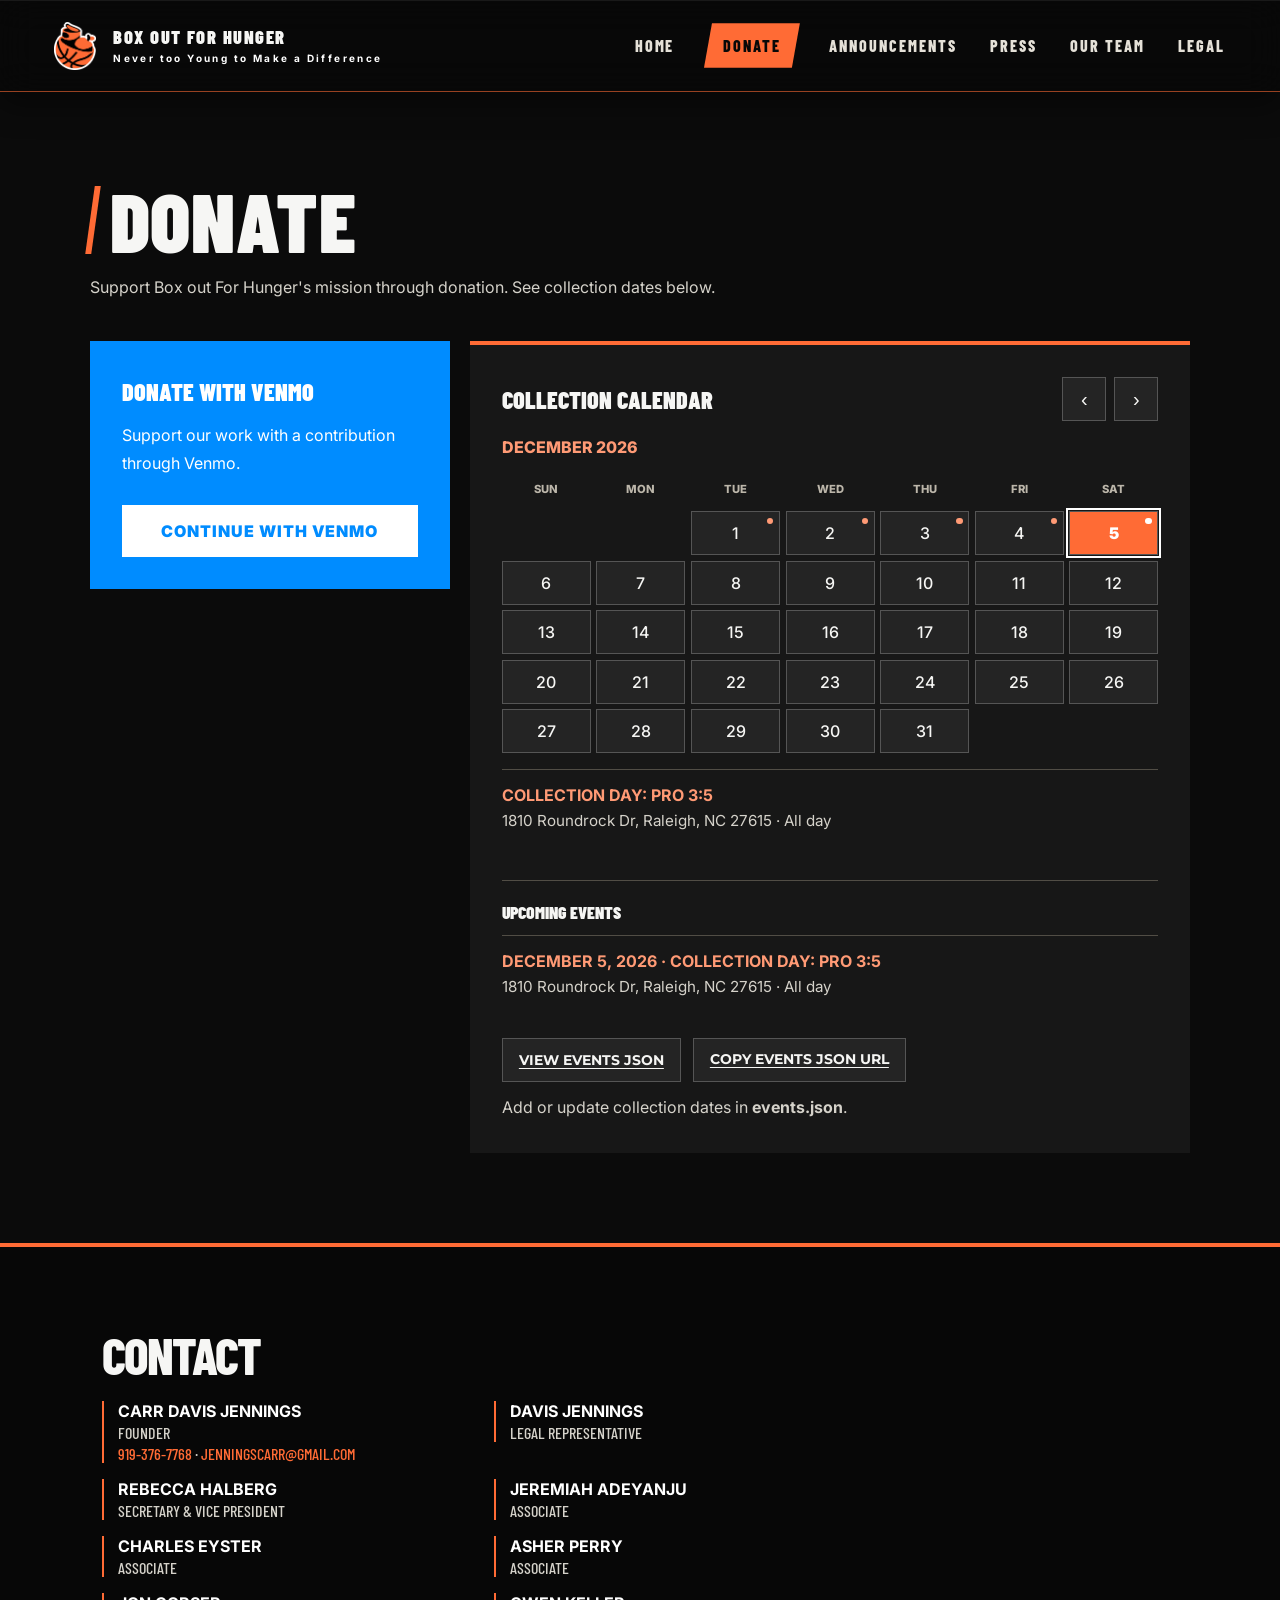
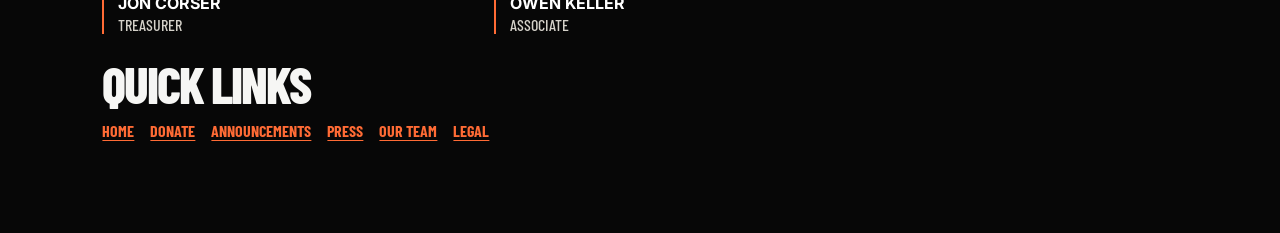
<file: donate/index.html>
<!doctype html>
<html lang="en">
<head>
  <meta charset="utf-8">
  <meta name="viewport" content="width=device-width, initial-scale=1">
  <link rel="preconnect" href="https://fonts.googleapis.com">
  <link rel="preconnect" href="https://fonts.gstatic.com" crossorigin>
  <link href="https://fonts.googleapis.com/css2?family=Montserrat:wght@500;600;700;800;900&display=swap" rel="stylesheet">
  <link href="https://fonts.googleapis.com/css2?family=Barlow+Condensed:wght@600;700;800;900&family=Inter:wght@400;500;600;700;800&display=swap" rel="stylesheet">
  <meta name="theme-color" content="#11110f">
  <title>Donate | Box Out For Hunger</title>
  <style>
    :root{color-scheme:dark;--black:#11110f;--white:#f5f2eb;--orange:#ff6b35;--line:#373632;font-family:'Montserrat',Arial,sans-serif;font-weight:500;letter-spacing:.01em}
    .hero-copy h1,.section-copy h2,.partners h2,.contact h2{font-weight:900}
        *{box-sizing:border-box}body{margin:0;background:var(--black);color:var(--white);text-transform:uppercase}a{color:inherit;text-decoration:none}
    .toolbar{height:12svh;min-height:5.5rem;padding:0 clamp(1.125rem,5vw,4.5rem);display:flex;align-items:center;justify-content:space-between;border-bottom:.1875rem solid var(--orange);background:#1b1a17}
    .brand{display:flex;align-items:center;gap:.875rem;font-size:1rem;font-weight:700;letter-spacing:.04em;line-height:1.05}.brand-mark{width:3rem;height:3rem;object-fit:contain}.brand-name small{display:block;margin-top:.375rem;color:#c3bfb5;font-size:.625rem;letter-spacing:.18em}
    .nav{display:flex;align-items:center;gap:clamp(1rem,2.6vw,2.375rem)}.nav a{padding:.75rem .25rem;font-size:.875rem;font-weight:600;color:#e5e1d8;transition:color .2s}.nav a:hover,.nav a:focus-visible,.nav a[aria-current="page"]{color:var(--orange)}.nav a[aria-current="page"]{box-shadow:inset 0 -.1875rem var(--orange)}.nav .donate{padding:.75rem 1rem;background:var(--orange);color:var(--black);font-weight:800}.nav .donate:hover,.nav .donate:focus-visible,.nav .donate[aria-current="page"]{background:#ff8357;color:var(--black)}
    .menu-toggle{display:none;width:3.25rem;height:3.25rem;padding:0;align-items:center;justify-content:center;border:.125rem solid #77736a;background:transparent;color:var(--white);cursor:pointer}.menu-toggle svg{width:1.625rem;height:1.625rem}
    @media(max-aspect-ratio:1.2294/1){.toolbar{height:auto;min-height:5.75rem;padding:.75rem 1rem;background:#24221e;gap:.75rem}.brand{gap:.625rem;font-size:1rem;letter-spacing:.025em}.brand-mark{width:3rem;height:3rem}.brand-name small{margin-top:.3125rem;color:#f0ece3;font-size:.625rem;letter-spacing:.12em}.menu-toggle{display:flex;flex:none;width:3.5rem;height:3.5rem;border:.125rem solid #bcb5a8;background:#302d27}.menu-toggle svg{width:1.875rem;height:1.875rem}.nav{display:none;position:absolute;z-index:5;top:100%;left:0;right:0;padding:.75rem 1rem 1rem;background:#24221e;border-bottom:.1875rem solid var(--orange);flex-direction:column;align-items:stretch;gap:.25rem}.nav.open{display:flex}.nav a{padding:1rem .625rem;border-bottom:.0625rem solid #514d45;font-size:1.125rem;line-height:1.3;color:#fff}.nav a[aria-current="page"]{background:#38342d;box-shadow:inset .25rem 0 var(--orange);padding-left:.875rem;color:#fff}.nav .donate,.nav .donate[aria-current="page"]{margin-top:.5rem;padding:1rem;text-align:center;border:0;background:var(--orange);color:#11110f;font-size:1.125rem}}@media(max-width:42.5rem){.toolbar{position:sticky;top:0;z-index:10;height:auto;min-height:5.75rem;padding:.75rem 1rem;background:#24221e;gap:.75rem}.brand{gap:.625rem;font-size:1rem;letter-spacing:.025em}.brand-mark{width:3rem;height:3rem}.brand-name small{margin-top:.3125rem;color:#f0ece3;font-size:.625rem;letter-spacing:.12em}.menu-toggle{display:flex;flex:none;width:3.5rem;height:3.5rem;border:.125rem solid #bcb5a8;background:#302d27}.menu-toggle svg{width:1.875rem;height:1.875rem}.nav{display:none;position:absolute;z-index:5;top:100%;left:0;right:0;padding:.75rem 1rem 1rem;background:#24221e;border-bottom:.1875rem solid var(--orange);flex-direction:column;align-items:stretch;gap:.25rem}.nav.open{display:flex}.nav a{padding:1rem .625rem;border-bottom:.0625rem solid #514d45;font-size:1.125rem;line-height:1.3;color:#fff}.nav a[aria-current="page"]{background:#38342d;box-shadow:inset .25rem 0 var(--orange);padding-left:.875rem;color:#fff}.nav .donate,.nav .donate[aria-current="page"]{margin-top:.5rem;padding:1rem;text-align:center;border:0;background:var(--orange);color:#11110f;font-size:1.125rem}}
    .hero{min-height:100svh;display:flex;align-items:center;padding:clamp(2rem,7vw,7rem);background:linear-gradient(90deg,rgba(14,14,13,.68),rgba(14,14,13,.18)),url('../hero-placeholder.svg') center/cover no-repeat}.hero-lockup{display:flex;align-items:center;gap:clamp(1.5rem,5vw,5rem);max-width:75rem;margin:auto}.hero-logo{width:clamp(8rem,22vw,19rem);aspect-ratio:1;object-fit:contain;flex:none}.hero-copy{max-width:48rem;color:#fff;text-transform:uppercase}.hero-copy h1{margin:0 0 1rem;font-size:clamp(3rem,8vw,7.5rem);line-height:.88;letter-spacing:.025em;text-shadow:0 .125rem 1rem #000}.hero-copy p{margin:0;font-size:clamp(1.25rem,2.5vw,2rem);font-weight:700;line-height:1.2;letter-spacing:.08em;text-shadow:0 .125rem .75rem #000}
    .content-section{padding:clamp(3rem,8vw,7rem) clamp(1.25rem,8vw,8rem)}.about-section{background:#e8e3d8;color:#171613}.why-section{background:#25231f;color:#f5f2eb}.section-inner{max-width:75rem;margin:auto;display:grid;grid-template-columns:1fr 1fr;align-items:center;gap:clamp(2rem,7vw,6rem)}.section-inner.reverse .section-copy{order:1}.section-inner.reverse .section-image{order:2}.section-copy h2{margin:0 0 1.25rem;font-size:clamp(2.5rem,5vw,4.75rem);line-height:.95;text-transform:uppercase}.section-copy p{max-width:38rem;margin:0;font-family:Arial,sans-serif;font-size:clamp(1rem,1.5vw,1.25rem);line-height:1.7;letter-spacing:0}.section-image{width:100%;aspect-ratio:4/3;object-fit:cover;border:.1875rem solid var(--orange)}
    .partners{overflow:hidden;padding:clamp(3rem,6vw,5rem) 0;background:#d65b32;color:#171613}.partners h2{text-align:center;margin:0 1rem 2.5rem;font-size:clamp(2.5rem,5vw,4rem);text-transform:uppercase}.partner-track{display:flex;width:max-content;gap:1.5rem;animation:partner-drift 48s linear infinite}.partner-track:hover{animation-play-state:paused}.partner-card{width:clamp(12rem,21vw,20rem);height:clamp(9rem,16vw,15rem);object-fit:cover;border:.1875rem solid #171613}.partner-track-wrap{display:flex;overflow:hidden}.partner-track-group{display:flex;gap:1.5rem;padding-right:1.5rem}.partner-card{flex:none}@keyframes partner-drift{to{transform:translateX(-50%)}}@media(prefers-reduced-motion:reduce){.partner-track{animation:none}}
    .contact{padding:3.5rem clamp(1.25rem,8vw,8rem);background:#11110f;color:#f5f2eb;border-top:.25rem solid var(--orange)}.contact-inner{max-width:75rem;margin:auto;display:flex;justify-content:space-between;align-items:flex-end;gap:2rem}.contact h2{margin:0 0 1rem;font-size:clamp(2rem,4vw,3.5rem);text-transform:uppercase}.contact p{margin:.35rem 0;font-family:Arial,sans-serif;letter-spacing:0;color:#d5d2ca}.contact a{color:#ff9a75}.contact-roles{display:grid;gap:.75rem;list-style:none;margin:0;padding:0}.contact-roles li{display:grid;align-self:start;gap:.125rem;font-family:Arial,sans-serif;letter-spacing:0}.contact-roles strong{font-family:Montserrat,Arial,sans-serif;font-weight:700}.contact-roles span{color:#d5d2ca}.contact-quicklinks-title{margin:1.5rem 0 .75rem;font-size:clamp(2rem,4vw,3.5rem);letter-spacing:.01em;text-transform:uppercase;font-weight:900;line-height:1}.contact-quicklinks{display:flex;flex-wrap:wrap;gap:.5rem 1rem;margin-bottom:1rem}.contact-quicklinks a{text-decoration:underline;text-underline-offset:.2em}@media(min-width:42.5625rem){.contact-inner>div{flex:1}.contact-roles{grid-template-columns:repeat(2,minmax(0,1fr));max-width:48rem}}
    @media(max-width:42.5rem){.hero{min-height:calc(100svh - 5.75rem);padding:1.5rem 1rem}.hero-lockup{gap:.75rem;text-align:left}.hero-logo{width:clamp(4rem,20vw,6rem)}.hero-copy{min-width:0}.hero-copy h1{font-size:clamp(2rem,9vw,3rem)}.hero-copy p{font-size:clamp(.875rem,3.7vw,1.125rem)}.section-inner{grid-template-columns:1fr;gap:1.5rem}.section-inner.reverse .section-copy,.section-inner.reverse .section-image{order:initial}.section-copy h2{font-size:2.75rem}.section-image{aspect-ratio:4/3}.partner-card{width:12rem;height:9rem}.contact-inner{align-items:flex-start;flex-direction:column}}
    .donate-page{background:#e8e3d8;color:#171613;padding:clamp(3rem,7vw,6rem) clamp(1rem,7vw,7rem)}.donate-inner{max-width:75rem;margin:auto}.donate-heading{max-width:53rem;margin-bottom:2.5rem}.donate-heading .eyebrow{margin:0 0 .75rem;color:#bd4824;font-weight:800;letter-spacing:.16em}.donate-heading h1{margin:0 0 1rem;font-size:clamp(2.75rem,6.5vw,5.5rem);font-weight:900;line-height:.92}.donate-heading p,.give-card p,.calendar-note{font:1rem/1.65 Arial,sans-serif;letter-spacing:0;text-transform:none}.donate-heading p{max-width:42rem;margin:0}.donate-grid{display:grid;grid-template-columns:minmax(15rem,.75fr) minmax(0,1.5fr);gap:1.25rem;align-items:start}.give-card,.calendar-card{padding:clamp(1.25rem,3vw,2rem);background:#25231f;color:#f5f2eb;border-top:.25rem solid var(--orange)}.give-card{border-top-color:#008CFF}.give-card h2,.calendar-card h2{margin:0 0 .75rem;font-size:1.5rem;font-weight:900}.give-card p{color:#d5d2ca}.venmo-button{display:inline-flex;justify-content:center;width:100%;margin-top:.75rem;padding:1rem;background:#008cff;color:#fff;font-weight:900;letter-spacing:.06em}.venmo-button:hover,.venmo-button:focus-visible{background:#0074d4}.calendar-top{display:flex;justify-content:space-between;align-items:center;gap:1rem;margin-bottom:1rem}.calendar-top h2{margin:0}.calendar-controls{display:flex;gap:.5rem}.calendar-controls button{width:2.75rem;height:2.75rem;border:1px solid #817b70;background:#302e29;color:white;font-size:1.25rem;cursor:pointer}.calendar-controls button:hover,.calendar-controls button:focus-visible{border-color:var(--orange);color:var(--orange)}.calendar-month{margin:.25rem 0 1rem;color:#ff9a75;font-weight:800}.calendar-grid{display:grid;grid-template-columns:repeat(7,minmax(0,1fr));gap:.35rem}.calendar-grid span,.calendar-grid button{display:grid;place-items:center;min-height:2.75rem}.calendar-grid .weekday{min-height:2rem;color:#bcb6aa;font-size:.7rem;font-weight:800}.calendar-grid button{border:1px solid transparent;background:#302e29;color:#f5f2eb;font:inherit;cursor:pointer}.calendar-grid button:hover,.calendar-grid button:focus-visible{border-color:var(--orange)}.calendar-grid button[aria-current="date"]{background:var(--orange);color:#fff;font-weight:500}.calendar-grid button.has-event{position:relative}.calendar-grid button.has-event::after{content:"";position:absolute;top:.35rem;right:.35rem;width:.4rem;height:.4rem;border-radius:50%;background:#ff9a75}.calendar-grid button[aria-current="date"].has-event::after{background:#fff}.calendar-grid button.selected{outline:2px solid #fff;outline-offset:1px;font-weight:900}.calendar-grid button[aria-current="date"].selected{color:#fff}.calendar-grid button:disabled{background:transparent;color:#77736a;cursor:default}.event-list{margin:1rem 0 0;padding:0;list-style:none}.event-list li{padding:.9rem 0;border-top:1px solid #514d45}.event-list strong{display:block;color:#ff9a75}.event-list span{display:block;margin-top:.2rem;font:.95rem/1.5 Arial,sans-serif;letter-spacing:0;text-transform:none;color:#e0ddd5}.calendar-note{margin:.75rem 0 0;color:#bcb6aa}.schedule-empty{padding:1rem;background:#302e29;color:#d5d2ca;font:1rem/1.55 Arial,sans-serif;letter-spacing:0;text-transform:none}.schedule-empty a{color:#ff9a75}.upcoming-events{margin-top:2rem;padding-top:1.25rem;border-top:1px solid #514d45}.upcoming-events h3{margin:0 0 .75rem;font-size:1.1rem;font-weight:900}.upcoming-events .event-list{margin-top:0}.calendar-links{display:flex;flex-wrap:wrap;gap:.75rem;margin-top:1.5rem}.calendar-links a,.calendar-links button{border:1px solid #817b70;background:#302e29;color:#f5f2eb;padding:.75rem 1rem;font:700 .9rem Montserrat,Arial,sans-serif;cursor:pointer;text-decoration:underline;text-underline-offset:.2em}.calendar-links a:hover,.calendar-links button:hover,.calendar-links button.copied{border-color:var(--orange);color:#ff9a75}.calendar-links button.copied{background:var(--orange);color:#171613}.calendar-links button.fading{background:#302e29;border-color:#817b70;color:#f5f2eb;transition:background-color 1s ease,color 1s ease,border-color 1s ease}#copy-calendar-url{width:auto;height:auto;white-space:nowrap;text-align:center;line-height:1.2}@media(max-width:48rem){.donate-grid{grid-template-columns:1fr}}
      .toolbar{background:rgba(8,8,8,.62);-webkit-backdrop-filter:blur(18px) saturate(145%);backdrop-filter:blur(18px) saturate(145%);border-bottom:1px solid rgba(255,107,53,.58);box-shadow:0 .75rem 2rem #0007,inset 0 1px rgba(255,255,255,.07)}
    .contact a{transition:color .2s ease,text-decoration-color .2s ease}.contact a:hover,.contact a:focus-visible{color:#fff;text-decoration:underline;text-decoration-color:var(--orange);text-decoration-thickness:.12em;text-underline-offset:.2em}
    .contact-roles strong{font-family:'Inter',Arial,sans-serif}.contact-roles li>span:first-of-type,.contact-roles li>span:not(:first-of-type),.contact-roles li>span:not(:first-of-type) a{font-family:'Barlow Condensed','Arial Narrow',sans-serif}
    a,button,[role="button"],summary{cursor:pointer}
      /* Shared site theme */
    :root{color-scheme:dark;--black:#080808;--white:#f6f6f4;--orange:#ff6b35;--line:#333;font-family:'Inter',Arial,sans-serif;letter-spacing:0}
    body{background:#080808;color:var(--white);background-image:linear-gradient(90deg,rgba(255,255,255,.018) 1px,transparent 1px);background-size:5rem 100%}
    h1,h2,h3,.brand,.nav a,.contact-quicklinks-title{font-family:'Barlow Condensed','Arial Narrow',sans-serif}
    .nav a:hover,.nav a:focus-visible{text-decoration:underline;text-decoration-color:var(--orange);text-underline-offset:.25em}
    .announcements,.donate-page,.legal-section,.pressroom,.team-section{background:#0b0b0b;color:var(--white)}
    .announcement,.lead-story,.press-sidebar,.press-sidebar-title,.legal-card,.give-card,.calendar-card,.team-card{background:#171717;color:var(--white);border-color:#383838}
    .announcement,.lead-story,.legal-card,.give-card,.calendar-card,.team-card{border-top-color:var(--orange)}
    .announcement:hover{box-shadow:0 .9rem 2rem #0008}
    .announcement-body h2,.story-copy h2,.compact-story h3,.announcement-empty h2,.legal-card h2,.donate-heading h1,.give-card h2,.calendar-card h2,.upcoming-events h3,.team-heading h1,.team-card h2{color:var(--white);font-family:'Barlow Condensed','Arial Narrow',sans-serif}
    .announcements-heading p,.announcement-summary,.announcement-details,.announcement-list-note,.announcement-empty p,.story-deck,.story-body,.compact-story p,.press-note,.team-heading p,.team-bio,.legal-card p,.legal-contact,.donate-heading p,.give-card p,.calendar-note,.schedule-empty,.event-list span{color:#d5d2ca;font-family:'Inter',Arial,sans-serif}
    .announcement-meta,.story-meta,.pressroom-date,.announcement-list-note,.press-note{color:#bcb6aa}
    .announcement-meta time,.pressroom-kicker,.compact-story time,.team-role,.donate-heading .eyebrow,.event-list strong{color:#ff9a75}
    .announcement-toggle,.story-toggle,.story-source,.legal-card a,.schedule-empty a{color:#ff9a75}
    .announcement-empty,.schedule-empty{background:#171717;border-color:#444;color:#d5d2ca}
    .announcement-empty-mark{background:var(--orange);color:#080808}
    .pressroom-masthead{border-color:var(--orange)}
    .press-sidebar{border-top-color:var(--orange);border-bottom-color:#383838;scrollbar-color:var(--orange) #171717}
    .press-sidebar-title{border-bottom-color:#383838}
    .compact-story{border-color:#383838}
    .story-meta .category{background:var(--orange);color:#080808}
    .legal-card a{color:#ff9a75}
    .team-card{box-shadow:0 .75rem 1.5rem #0006;transition:transform .2s ease,box-shadow .2s ease}
    .team-card:hover{transform:translateY(-.3rem);box-shadow:0 1rem 2rem #0009}
    .team-heading p,.team-bio,.announcement-summary,.announcement-details,.story-deck,.story-body,.compact-story p,.legal-card p,.legal-contact,.donate-heading p,.give-card p,.calendar-note,.schedule-empty,.event-list span{line-height:1.7}
    .give-card{border-top-color:var(--orange)}
    .venmo-button{background:var(--orange);color:#080808}
    .venmo-button:hover,.venmo-button:focus-visible{background:#ff8357;color:#080808}
    .calendar-controls button,.calendar-grid button,.calendar-links a,.calendar-links button{background:#242424;border-color:#555;color:var(--white)}
    .calendar-grid button[aria-current="date"]{background:var(--orange);color:#080808}
    .calendar-links a:hover,.calendar-links button:hover,.calendar-links button.copied{border-color:var(--orange);color:var(--orange)}
    .calendar-links button.copied{background:var(--orange);color:#080808}
      :root{--toolbar-height:max(12svh,5.5rem)}
    main{margin-top:calc(0rem - var(--toolbar-height))}
    main>.announcements,main>.donate-page,main>.legal-section,main>.pressroom,main>.team-section{padding-top:calc(var(--toolbar-height) + clamp(3rem,7vw,6rem))}
    @media(max-aspect-ratio:1.2294/1),(max-width:42.5rem){:root{--toolbar-height:5.75rem}}
  </style>
  <link rel="stylesheet" href="../site-theme.css">
</head>
<body>
  <header class="toolbar">
    <a class="brand" href="../" aria-label="Box Out For Hunger home"><img class="brand-mark" src="../loogo.png" alt=""><span class="brand-name">BOX OUT FOR HUNGER<small>Never too Young to Make a Difference</small></span></a>
    <nav class="nav" id="site-nav" aria-label="Main navigation">
      <a href="../">Home</a>
      <a class="donate" href="../donate/">Donate</a>
      <a href="../announcements/">Announcements</a>
      <a href="../press/">Press</a>
      <a href="../team/">Our Team</a>
      <a href="../legal/">Legal</a>
    </nav>
    <button class="menu-toggle" type="button" aria-label="Open navigation menu" aria-expanded="false" aria-controls="site-nav">
      <svg viewBox="0 0 24 24" fill="none" aria-hidden="true"><path d="M4 7h16M4 12h16M4 17h16" stroke="currentColor" stroke-width="1.8"/></svg>
    </button>
  </header>
  <main><section class="donate-page" aria-labelledby="page-title"><div class="donate-inner"><header class="donate-heading"><h1 id="page-title">Donate</h1><p>Support Box out For Hunger's mission through donation. See collection dates below.</p></header><div class="donate-grid"><section class="give-card" aria-labelledby="give-title"><h2 id="give-title">Donate with Venmo</h2><p>Support our work with a contribution through Venmo.</p><a class="venmo-button" href="../donate/">CONTINUE WITH VENMO</a></section><section class="calendar-card" aria-labelledby="calendar-title"><div class="calendar-top"><h2 id="calendar-title">Collection Calendar</h2><div class="calendar-controls"><button type="button" id="previous-month" aria-label="Previous month">‹</button><button type="button" id="next-month" aria-label="Next month">›</button></div></div><p class="calendar-month" id="calendar-month" aria-live="polite"></p><div class="calendar-grid" id="calendar-grid" role="grid" aria-label="Collection dates calendar"></div><ul class="event-list" id="event-list" aria-live="polite"></ul><section class="upcoming-events" aria-labelledby="upcoming-title"><h3 id="upcoming-title">Upcoming Events</h3><ul class="event-list" id="upcoming-event-list" aria-live="polite"></ul></section><div class="calendar-links"><a href="./events.json" id="calendar-url" target="_blank" rel="noopener">View events JSON</a><button type="button" id="copy-calendar-url">COPY EVENTS JSON URL</button></div><p class="calendar-note">Add or update collection dates in <strong>events.json</strong>.</p></section></div></div></section></main>
  <footer class="contact" id="donate">
    <div class="contact-inner"><div><h2>Contact</h2><ul class="contact-roles"><li><strong>Carr Davis Jennings</strong><span>Founder</span><span><a href="tel:+19193767768">919-376-7768</a> · <a href="mailto:jenningscarr@gmail.com">jenningscarr@gmail.com</a></span></li><li><strong>Davis Jennings</strong><span>Legal Representative</span></li><li><strong>Rebecca Halberg</strong><span>Secretary &amp; Vice President</span></li><li><strong>Jeremiah Adeyanju</strong><span>associate</span></li><li><strong>Charles Eyster</strong><span>associate</span></li><li><strong>Asher Perry</strong><span>associate</span></li><li><strong>Jon Corser</strong><span>Treasurer</span></li><li><strong>Owen Keller</strong><span>associate</span></li></ul><h3 class="contact-quicklinks-title">Quick Links</h3><nav class="contact-quicklinks" aria-label="Quick links"><a href="../">Home</a><a href="../donate/" aria-current="page">Donate</a><a href="../announcements/">Announcements</a><a href="../press/">Press</a><a href="../team/">Our Team</a><a href="../legal/">Legal</a></nav></div></div>
  </footer>
  <script>
    const menuButton = document.querySelector('.menu-toggle');
    const siteNav = document.querySelector('#site-nav');
    const updateCurrentPage = () => {
      const normalizePath = pathname => pathname.replace(/\/index\.html$/i, '').replace(/\/+$/, '') || '/';
      const selected = normalizePath(location.pathname);
      siteNav.querySelectorAll('a').forEach(link => {
        const linkPathname = new URL(link.href).pathname;
        const linkPath = normalizePath(linkPathname);
        if (linkPath === selected) link.setAttribute('aria-current', 'page');
        else link.removeAttribute('aria-current');
      });
    };
    updateCurrentPage();
    window.addEventListener('hashchange', updateCurrentPage);
    menuButton.addEventListener('click', () => {
      const open = menuButton.getAttribute('aria-expanded') !== 'true';
      menuButton.setAttribute('aria-expanded', String(open));
      menuButton.setAttribute('aria-label', open ? 'Close navigation menu' : 'Open navigation menu');
      siteNav.classList.toggle('open', open);
    });
    siteNav.querySelectorAll('a').forEach(link => link.addEventListener('click', () => {
      siteNav.classList.remove('open');
      menuButton.setAttribute('aria-expanded', 'false');
      menuButton.setAttribute('aria-label', 'Open navigation menu');
    }));
    const calendarGrid = document.querySelector('#calendar-grid');
    const monthLabel = document.querySelector('#calendar-month');
    const eventList = document.querySelector('#event-list');
    const upcomingEventList = document.querySelector('#upcoming-event-list');
    let collectionEvents = [];
    let calendarNames = { startDate: 'Collection Start', anyDate: 'Collection Day', endDate: 'Collection End' };
    const occursOn = (event, dateKey) => event.occurrenceDate === dateKey;
    let displayedMonth = new Date();
    const renderCalendar = () => {
      const year = displayedMonth.getFullYear();
      const month = displayedMonth.getMonth();
      monthLabel.textContent = new Intl.DateTimeFormat('en-US', { month: 'long', year: 'numeric' }).format(displayedMonth);
      calendarGrid.replaceChildren();
      ['SUN','MON','TUE','WED','THU','FRI','SAT'].forEach(day => {
        const label = document.createElement('span'); label.className = 'weekday'; label.textContent = day; label.setAttribute('role','columnheader'); calendarGrid.append(label);
      });
      const firstDay = new Date(year, month, 1).getDay();
      const count = new Date(year, month + 1, 0).getDate();
      for (let i=0;i<firstDay;i++){const blank=document.createElement('span');blank.setAttribute('aria-hidden','true');calendarGrid.append(blank);}
      for (let day=1;day<=count;day++) {
        const date = new Date(year, month, day);
        const dateKey = `${year}-${String(month+1).padStart(2,'0')}-${String(day).padStart(2,'0')}`;
        const today = new Date();
        const todayKey = `${today.getFullYear()}-${String(today.getMonth() + 1).padStart(2, '0')}-${String(today.getDate()).padStart(2, '0')}`;
        const events = collectionEvents.filter(event => occursOn(event, dateKey));
        const button = document.createElement('button'); button.type='button'; button.textContent=String(day); button.setAttribute('role','gridcell'); button.dataset.date=dateKey;
        button.setAttribute('aria-label', `${new Intl.DateTimeFormat('en-US',{month:'long',day:'numeric',year:'numeric'}).format(date)}${events.length ? `, ${events.length} collection${events.length===1?'':'s'}` : ''}`);
        if (date.toDateString() === new Date().toDateString()) button.setAttribute('aria-current','date');
        if (events.length) button.classList.add('has-event');
        button.addEventListener('click', () => showEvents(dateKey)); calendarGrid.append(button);
      }
      const today = new Date();
      const initialDate = year === today.getFullYear() && month === today.getMonth()
        ? `${year}-${String(month + 1).padStart(2, '0')}-${String(today.getDate()).padStart(2, '0')}`
        : null;
      showEvents(initialDate);
      renderUpcomingEvents();
    };
    const renderUpcomingEvents = () => {
      upcomingEventList.replaceChildren();
      const today = new Date(); today.setHours(0,0,0,0);
      const todayKey = `${today.getFullYear()}-${String(today.getMonth() + 1).padStart(2, '0')}-${String(today.getDate()).padStart(2, '0')}`;
      const upcoming = collectionEvents.filter(event => event.occurrenceDate >= todayKey)
        .sort((a,b) => a.occurrenceDate.localeCompare(b.occurrenceDate));
      if (!upcoming.length) {
        const empty = document.createElement('li'); empty.className='schedule-empty'; empty.textContent='No upcoming events have been posted yet.'; upcomingEventList.append(empty); return;
      }
      upcoming.forEach(event => {
        const item=document.createElement('li'); const title=document.createElement('strong');
        const [year,month,day]=event.occurrenceDate.split('-').map(Number);
        title.textContent=`${new Intl.DateTimeFormat('en-US',{month:'long',day:'numeric',year:'numeric'}).format(new Date(year,month-1,day))} · ${event.calendarName}: ${event.title}`;
        const detail=document.createElement('span'); detail.textContent=`${event.location} · ${event.time}`;
        item.append(title,detail); upcomingEventList.append(item);
      });
    };
    const showEvents = dateKey => {
      calendarGrid.querySelectorAll('button[data-date]').forEach(button => {
        const selected = button.dataset.date === dateKey;
        button.classList.toggle('selected', selected);
        button.setAttribute('aria-selected', String(selected));
      });
      eventList.replaceChildren();
      const today = new Date();
      const todayKey = `${today.getFullYear()}-${String(today.getMonth() + 1).padStart(2, '0')}-${String(today.getDate()).padStart(2, '0')}`;
      const events = collectionEvents.filter(event => !dateKey || occursOn(event, dateKey));
      if (!events.length) {
        const empty = document.createElement('li'); empty.className='schedule-empty';
        if (dateKey) {
          const [year, month, day] = dateKey.split('-').map(Number);
          const readableDate = new Intl.DateTimeFormat('en-US', { weekday: 'long', month: 'long', day: 'numeric', year: 'numeric' }).format(new Date(year, month - 1, day));
          empty.textContent = `No collection is scheduled for ${readableDate}.`;
        } else empty.textContent = 'No collection events are currently listed.';
        eventList.append(empty); return;
      }
      events.forEach(event => { const item=document.createElement('li');const title=document.createElement('strong');title.textContent=`${event.calendarName}: ${event.title}`;const detail=document.createElement('span');detail.textContent=`${event.location} · ${event.time}`;item.append(title,detail);eventList.append(item); });
    };
    document.querySelector('#previous-month').addEventListener('click',()=>{displayedMonth=new Date(displayedMonth.getFullYear(),displayedMonth.getMonth()-1,1);renderCalendar();});
    document.querySelector('#next-month').addEventListener('click',()=>{displayedMonth=new Date(displayedMonth.getFullYear(),displayedMonth.getMonth()+1,1);renderCalendar();});
    const calendarUrl = new URL('./events.json', location.href).href;
    document.querySelector('#calendar-url').href = calendarUrl;
    document.querySelector('#copy-calendar-url').addEventListener('click', async event => {
      const button = event.currentTarget;
      try {
        await navigator.clipboard.writeText(calendarUrl);
        button.textContent = 'EVENTS JSON URL COPIED'; button.classList.add('copied');
      }
      catch { window.prompt('Copy this calendar URL:', calendarUrl); }
    });
    const loadCollectionEvents = async () => {
      try {
        const response = await fetch('./events.json', { cache: 'no-store' });
        if (!response.ok) throw new Error('Events could not be loaded');
        const data = await response.json();
        calendarNames = { ...calendarNames, ...(data.calendarNames || {}) };
        const sourceEvents = Array.isArray(data) ? data : (data.events || []);
        const today = new Date(); today.setHours(0,0,0,0);
        const todayKey = `${today.getFullYear()}-${String(today.getMonth() + 1).padStart(2, '0')}-${String(today.getDate()).padStart(2, '0')}`;
        collectionEvents = sourceEvents.flatMap(event => {
          if (!/^\d{4}-\d{2}-\d{2}$/.test(event.startDate || '')) return [];
          const lastDate = event.endDate || todayKey;
          if (lastDate < event.startDate) return [];
          const occurrences = [];
          for (let cursor = new Date(`${event.startDate}T00:00:00Z`), end = new Date(`${lastDate}T00:00:00Z`); cursor <= end; cursor.setUTCDate(cursor.getUTCDate() + 1)) {
            const occurrenceDate = cursor.toISOString().slice(0, 10);
            const calendarName = occurrenceDate === event.startDate
              ? calendarNames.startDate
              : event.endDate && occurrenceDate === event.endDate ? calendarNames.endDate : calendarNames.anyDate;
            occurrences.push({ ...event, occurrenceDate, calendarName });
          }
          return occurrences;
        });
      } catch (error) { console.error('Could not load collection events:', error); }
      renderCalendar();
    };
    loadCollectionEvents();
  </script>
</body>
</html>
</file>
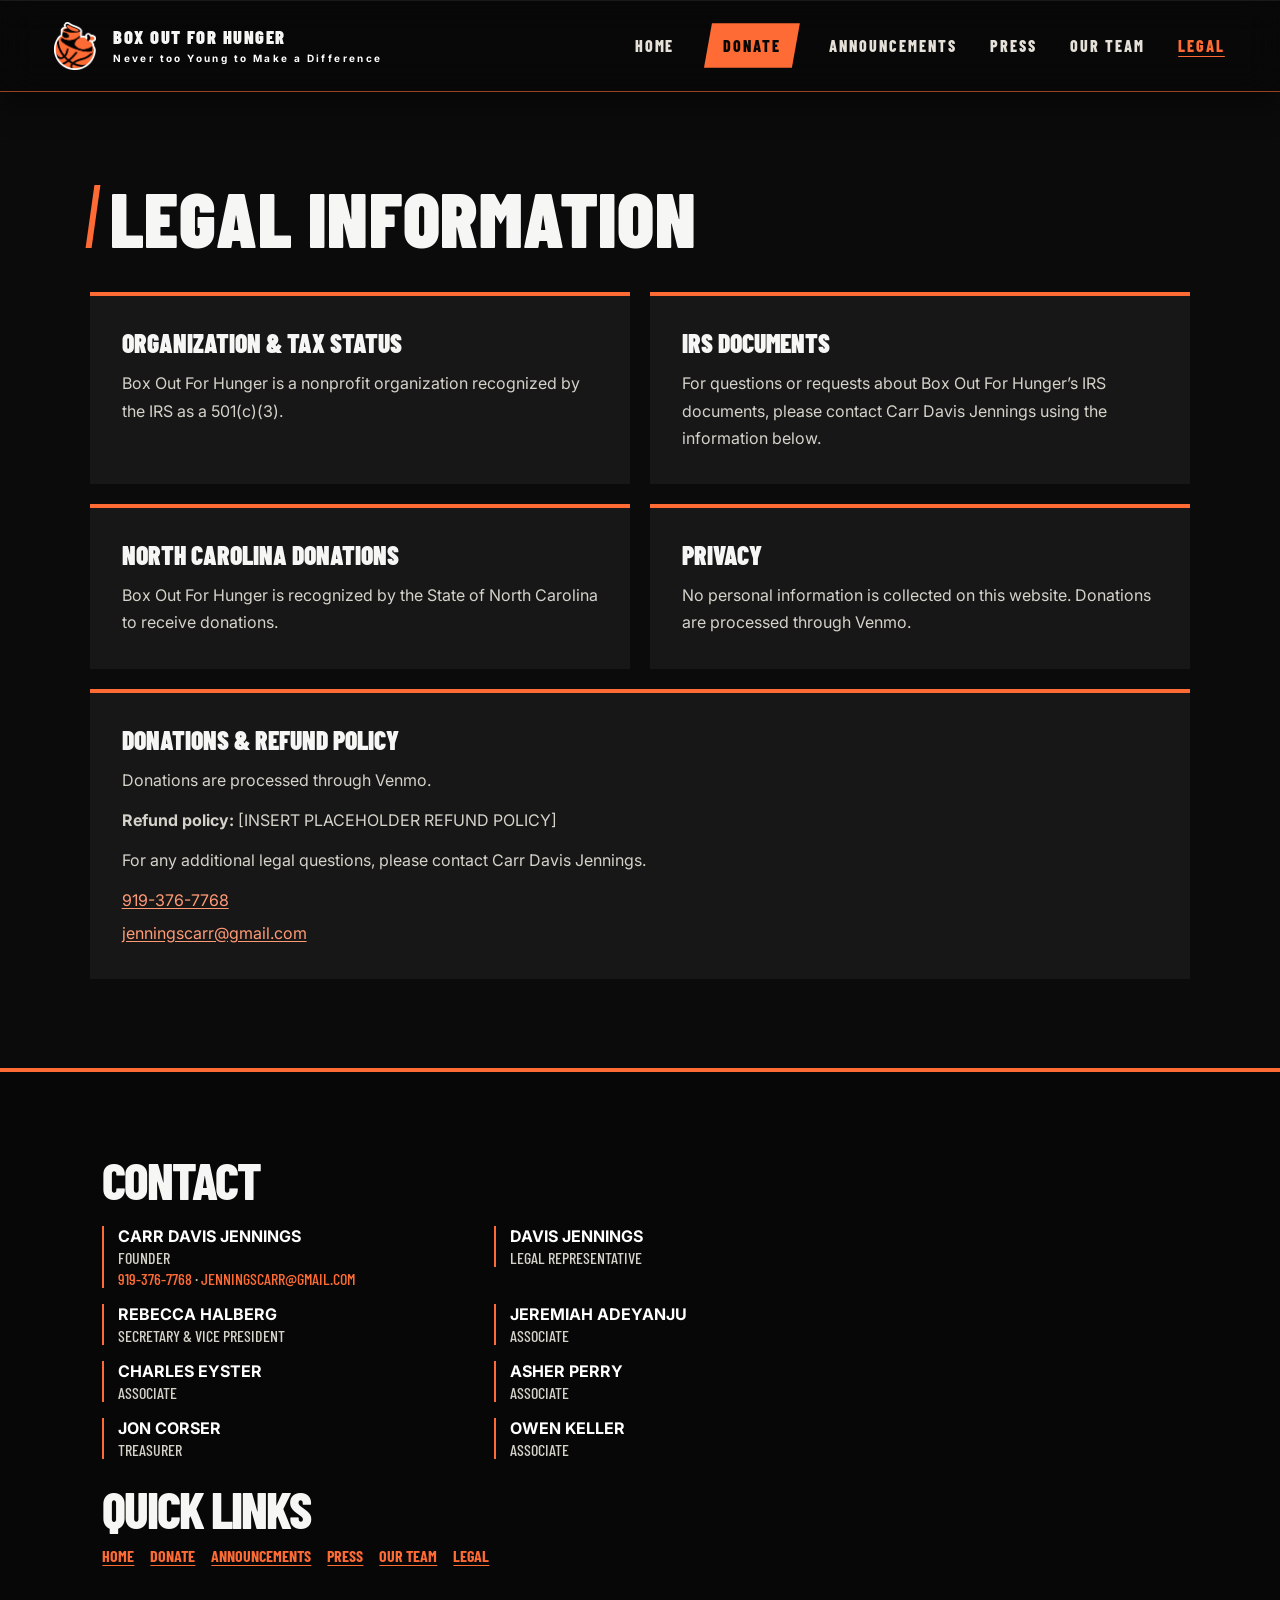
<file: legal/index.html>
<!doctype html>
<html lang="en">
<head>
  <meta charset="utf-8">
  <meta name="viewport" content="width=device-width, initial-scale=1">
  <link rel="preconnect" href="https://fonts.googleapis.com">
  <link rel="preconnect" href="https://fonts.gstatic.com" crossorigin>
  <link href="https://fonts.googleapis.com/css2?family=Montserrat:wght@500;600;700;800;900&display=swap" rel="stylesheet">
  <link href="https://fonts.googleapis.com/css2?family=Barlow+Condensed:wght@600;700;800;900&family=Inter:wght@400;500;600;700;800&display=swap" rel="stylesheet">
  <meta name="theme-color" content="#11110f">
  <title>Legal | Box Out For Hunger</title>
  <style>
    :root{color-scheme:dark;--black:#11110f;--white:#f5f2eb;--orange:#ff6b35;--line:#373632;font-family:'Montserrat',Arial,sans-serif;font-weight:500;letter-spacing:.01em}
    .hero-copy h1,.section-copy h2,.partners h2,.contact h2{font-weight:900}
        *{box-sizing:border-box}body{margin:0;background:var(--black);color:var(--white);text-transform:uppercase}a{color:inherit;text-decoration:none}
    .toolbar{height:12svh;min-height:5.5rem;padding:0 clamp(1.125rem,5vw,4.5rem);display:flex;align-items:center;justify-content:space-between;border-bottom:.1875rem solid var(--orange);background:#1b1a17}
    .brand{display:flex;align-items:center;gap:.875rem;font-size:1rem;font-weight:700;letter-spacing:.04em;line-height:1.05}.brand-mark{width:3rem;height:3rem;object-fit:contain}.brand-name small{display:block;margin-top:.375rem;color:#c3bfb5;font-size:.625rem;letter-spacing:.18em}
    .nav{display:flex;align-items:center;gap:clamp(1rem,2.6vw,2.375rem)}.nav a{padding:.75rem .25rem;font-size:.875rem;font-weight:600;color:#e5e1d8;transition:color .2s}.nav a:hover,.nav a:focus-visible,.nav a[aria-current="page"]{color:var(--orange)}.nav a[aria-current="page"]{box-shadow:inset 0 -.1875rem var(--orange)}.nav .donate{padding:.75rem 1rem;background:var(--orange);color:var(--black);font-weight:800}.nav .donate:hover,.nav .donate:focus-visible,.nav .donate[aria-current="page"]{background:#ff8357;color:var(--black)}
    .menu-toggle{display:none;width:3.25rem;height:3.25rem;padding:0;align-items:center;justify-content:center;border:.125rem solid #77736a;background:transparent;color:var(--white);cursor:pointer}.menu-toggle svg{width:1.625rem;height:1.625rem}
    @media(max-aspect-ratio:1.2294/1){.toolbar{height:auto;min-height:5.75rem;padding:.75rem 1rem;background:#24221e;gap:.75rem}.brand{gap:.625rem;font-size:1rem;letter-spacing:.025em}.brand-mark{width:3rem;height:3rem}.brand-name small{margin-top:.3125rem;color:#f0ece3;font-size:.625rem;letter-spacing:.12em}.menu-toggle{display:flex;flex:none;width:3.5rem;height:3.5rem;border:.125rem solid #bcb5a8;background:#302d27}.menu-toggle svg{width:1.875rem;height:1.875rem}.nav{display:none;position:absolute;z-index:5;top:100%;left:0;right:0;padding:.75rem 1rem 1rem;background:#24221e;border-bottom:.1875rem solid var(--orange);flex-direction:column;align-items:stretch;gap:.25rem}.nav.open{display:flex}.nav a{padding:1rem .625rem;border-bottom:.0625rem solid #514d45;font-size:1.125rem;line-height:1.3;color:#fff}.nav a[aria-current="page"]{background:#38342d;box-shadow:inset .25rem 0 var(--orange);padding-left:.875rem;color:#fff}.nav .donate,.nav .donate[aria-current="page"]{margin-top:.5rem;padding:1rem;text-align:center;border:0;background:var(--orange);color:#11110f;font-size:1.125rem}}@media(max-width:42.5rem){.toolbar{position:sticky;top:0;z-index:10;height:auto;min-height:5.75rem;padding:.75rem 1rem;background:#24221e;gap:.75rem}.brand{gap:.625rem;font-size:1rem;letter-spacing:.025em}.brand-mark{width:3rem;height:3rem}.brand-name small{margin-top:.3125rem;color:#f0ece3;font-size:.625rem;letter-spacing:.12em}.menu-toggle{display:flex;flex:none;width:3.5rem;height:3.5rem;border:.125rem solid #bcb5a8;background:#302d27}.menu-toggle svg{width:1.875rem;height:1.875rem}.nav{display:none;position:absolute;z-index:5;top:100%;left:0;right:0;padding:.75rem 1rem 1rem;background:#24221e;border-bottom:.1875rem solid var(--orange);flex-direction:column;align-items:stretch;gap:.25rem}.nav.open{display:flex}.nav a{padding:1rem .625rem;border-bottom:.0625rem solid #514d45;font-size:1.125rem;line-height:1.3;color:#fff}.nav a[aria-current="page"]{background:#38342d;box-shadow:inset .25rem 0 var(--orange);padding-left:.875rem;color:#fff}.nav .donate,.nav .donate[aria-current="page"]{margin-top:.5rem;padding:1rem;text-align:center;border:0;background:var(--orange);color:#11110f;font-size:1.125rem}}
    .hero{min-height:100svh;display:flex;align-items:center;padding:clamp(2rem,7vw,7rem);background:linear-gradient(90deg,rgba(14,14,13,.68),rgba(14,14,13,.18)),url('../hero-placeholder.svg') center/cover no-repeat}.hero-lockup{display:flex;align-items:center;gap:clamp(1.5rem,5vw,5rem);max-width:75rem;margin:auto}.hero-logo{width:clamp(8rem,22vw,19rem);aspect-ratio:1;object-fit:contain;flex:none}.hero-copy{max-width:48rem;color:#fff;text-transform:uppercase}.hero-copy h1{margin:0 0 1rem;font-size:clamp(3rem,8vw,7.5rem);line-height:.88;letter-spacing:.025em;text-shadow:0 .125rem 1rem #000}.hero-copy p{margin:0;font-size:clamp(1.25rem,2.5vw,2rem);font-weight:700;line-height:1.2;letter-spacing:.08em;text-shadow:0 .125rem .75rem #000}
    .content-section{padding:clamp(3rem,8vw,7rem) clamp(1.25rem,8vw,8rem)}.about-section{background:#e8e3d8;color:#171613}.why-section{background:#25231f;color:#f5f2eb}.section-inner{max-width:75rem;margin:auto;display:grid;grid-template-columns:1fr 1fr;align-items:center;gap:clamp(2rem,7vw,6rem)}.section-inner.reverse .section-copy{order:1}.section-inner.reverse .section-image{order:2}.section-copy h2{margin:0 0 1.25rem;font-size:clamp(2.5rem,5vw,4.75rem);line-height:.95;text-transform:uppercase}.section-copy p{max-width:38rem;margin:0;font-family:Arial,sans-serif;font-size:clamp(1rem,1.5vw,1.25rem);line-height:1.7;letter-spacing:0}.section-image{width:100%;aspect-ratio:4/3;object-fit:cover;border:.1875rem solid var(--orange)}
    .partners{overflow:hidden;padding:clamp(3rem,6vw,5rem) 0;background:#d65b32;color:#171613}.partners h2{text-align:center;margin:0 1rem 2.5rem;font-size:clamp(2.5rem,5vw,4rem);text-transform:uppercase}.partner-track{display:flex;width:max-content;gap:1.5rem;animation:partner-drift 48s linear infinite}.partner-track:hover{animation-play-state:paused}.partner-card{width:clamp(12rem,21vw,20rem);height:clamp(9rem,16vw,15rem);object-fit:cover;border:.1875rem solid #171613}.partner-track-wrap{display:flex;overflow:hidden}.partner-track-group{display:flex;gap:1.5rem;padding-right:1.5rem}.partner-card{flex:none}@keyframes partner-drift{to{transform:translateX(-50%)}}@media(prefers-reduced-motion:reduce){.partner-track{animation:none}}
    .contact{padding:3.5rem clamp(1.25rem,8vw,8rem);background:#11110f;color:#f5f2eb;border-top:.25rem solid var(--orange)}.contact-inner{max-width:75rem;margin:auto;display:flex;justify-content:space-between;align-items:flex-end;gap:2rem}.contact h2{margin:0 0 1rem;font-size:clamp(2rem,4vw,3.5rem);text-transform:uppercase}.contact p{margin:.35rem 0;font-family:Arial,sans-serif;letter-spacing:0;color:#d5d2ca}.contact a{color:#ff9a75}.contact-roles{display:grid;gap:.75rem;list-style:none;margin:0;padding:0}.contact-roles li{display:grid;align-self:start;gap:.125rem;font-family:Arial,sans-serif;letter-spacing:0}.contact-roles strong{font-family:Montserrat,Arial,sans-serif;font-weight:700}.contact-roles span{color:#d5d2ca}.contact-quicklinks-title{margin:1.5rem 0 .75rem;font-size:clamp(2rem,4vw,3.5rem);letter-spacing:.01em;text-transform:uppercase;font-weight:900;line-height:1}.contact-quicklinks{display:flex;flex-wrap:wrap;gap:.5rem 1rem;margin-bottom:1rem}.contact-quicklinks a{text-decoration:underline;text-underline-offset:.2em}@media(min-width:42.5625rem){.contact-inner>div{flex:1}.contact-roles{grid-template-columns:repeat(2,minmax(0,1fr));max-width:48rem}}
    @media(max-width:42.5rem){.hero{min-height:calc(100svh - 5.75rem);padding:1.5rem 1rem}.hero-lockup{gap:.75rem;text-align:left}.hero-logo{width:clamp(4rem,20vw,6rem)}.hero-copy{min-width:0}.hero-copy h1{font-size:clamp(2rem,9vw,3rem)}.hero-copy p{font-size:clamp(.875rem,3.7vw,1.125rem)}.section-inner{grid-template-columns:1fr;gap:1.5rem}.section-inner.reverse .section-copy,.section-inner.reverse .section-image{order:initial}.section-copy h2{font-size:2.75rem}.section-image{aspect-ratio:4/3}.partner-card{width:12rem;height:9rem}.contact-inner{align-items:flex-start;flex-direction:column}}
    .legal-section{padding:clamp(3rem,7vw,6rem) clamp(1.25rem,7vw,7rem);background:#e8e3d8;color:#171613}.legal-content{max-width:75rem;margin:auto}.legal-content>h1{margin:0 0 2.5rem;font-size:clamp(2.75rem,6vw,5rem);font-weight:900;line-height:.92}.legal-grid{display:grid;grid-template-columns:repeat(2,minmax(0,1fr));gap:1.25rem}.legal-card{padding:clamp(1.25rem,3vw,2rem);background:#25231f;color:#f5f2eb;border-top:.25rem solid #ff6b35}.legal-card h2{margin:0 0 .8rem;font-size:clamp(1.2rem,2vw,1.6rem);font-weight:900;line-height:1.15}.legal-card p{margin:0;color:#d5d2ca;font:1rem/1.65 Arial,sans-serif;letter-spacing:0;text-transform:none}.legal-card p+p{margin-top:.8rem}.legal-card a{color:#ff9a75;text-decoration:underline;text-underline-offset:.15em}.legal-contact{display:grid;gap:.35rem;margin-top:.8rem;color:#d5d2ca;font:1rem/1.5 Arial,sans-serif;letter-spacing:0;text-transform:none}.legal-grid .legal-card:last-child{grid-column:1/-1}@media(max-width:42.5rem){.legal-grid{grid-template-columns:1fr}.legal-grid .legal-card:last-child{grid-column:auto}}
      .toolbar{background:rgba(8,8,8,.62);-webkit-backdrop-filter:blur(18px) saturate(145%);backdrop-filter:blur(18px) saturate(145%);border-bottom:1px solid rgba(255,107,53,.58);box-shadow:0 .75rem 2rem #0007,inset 0 1px rgba(255,255,255,.07)}
    .contact a{transition:color .2s ease,text-decoration-color .2s ease}.contact a:hover,.contact a:focus-visible{color:#fff;text-decoration:underline;text-decoration-color:var(--orange);text-decoration-thickness:.12em;text-underline-offset:.2em}
    .contact-roles strong{font-family:'Inter',Arial,sans-serif}.contact-roles li>span:first-of-type,.contact-roles li>span:not(:first-of-type),.contact-roles li>span:not(:first-of-type) a{font-family:'Barlow Condensed','Arial Narrow',sans-serif}
    a,button,[role="button"],summary{cursor:pointer}
      /* Shared site theme */
    :root{color-scheme:dark;--black:#080808;--white:#f6f6f4;--orange:#ff6b35;--line:#333;font-family:'Inter',Arial,sans-serif;letter-spacing:0}
    body{background:#080808;color:var(--white);background-image:linear-gradient(90deg,rgba(255,255,255,.018) 1px,transparent 1px);background-size:5rem 100%}
    h1,h2,h3,.brand,.nav a,.contact-quicklinks-title{font-family:'Barlow Condensed','Arial Narrow',sans-serif}
    .nav a:hover,.nav a:focus-visible{text-decoration:underline;text-decoration-color:var(--orange);text-underline-offset:.25em}
    .announcements,.donate-page,.legal-section,.pressroom,.team-section{background:#0b0b0b;color:var(--white)}
    .announcement,.lead-story,.press-sidebar,.press-sidebar-title,.legal-card,.give-card,.calendar-card,.team-card{background:#171717;color:var(--white);border-color:#383838}
    .announcement,.lead-story,.legal-card,.give-card,.calendar-card,.team-card{border-top-color:var(--orange)}
    .announcement:hover{box-shadow:0 .9rem 2rem #0008}
    .announcement-body h2,.story-copy h2,.compact-story h3,.announcement-empty h2,.legal-card h2,.donate-heading h1,.give-card h2,.calendar-card h2,.upcoming-events h3,.team-heading h1,.team-card h2{color:var(--white);font-family:'Barlow Condensed','Arial Narrow',sans-serif}
    .announcements-heading p,.announcement-summary,.announcement-details,.announcement-list-note,.announcement-empty p,.story-deck,.story-body,.compact-story p,.press-note,.team-heading p,.team-bio,.legal-card p,.legal-contact,.donate-heading p,.give-card p,.calendar-note,.schedule-empty,.event-list span{color:#d5d2ca;font-family:'Inter',Arial,sans-serif}
    .announcement-meta,.story-meta,.pressroom-date,.announcement-list-note,.press-note{color:#bcb6aa}
    .announcement-meta time,.pressroom-kicker,.compact-story time,.team-role,.donate-heading .eyebrow,.event-list strong{color:#ff9a75}
    .announcement-toggle,.story-toggle,.story-source,.legal-card a,.schedule-empty a{color:#ff9a75}
    .announcement-empty,.schedule-empty{background:#171717;border-color:#444;color:#d5d2ca}
    .announcement-empty-mark{background:var(--orange);color:#080808}
    .pressroom-masthead{border-color:var(--orange)}
    .press-sidebar{border-top-color:var(--orange);border-bottom-color:#383838;scrollbar-color:var(--orange) #171717}
    .press-sidebar-title{border-bottom-color:#383838}
    .compact-story{border-color:#383838}
    .story-meta .category{background:var(--orange);color:#080808}
    .legal-card a{color:#ff9a75}
    .team-card{box-shadow:0 .75rem 1.5rem #0006;transition:transform .2s ease,box-shadow .2s ease}
    .team-card:hover{transform:translateY(-.3rem);box-shadow:0 1rem 2rem #0009}
    .team-heading p,.team-bio,.announcement-summary,.announcement-details,.story-deck,.story-body,.compact-story p,.legal-card p,.legal-contact,.donate-heading p,.give-card p,.calendar-note,.schedule-empty,.event-list span{line-height:1.7}
    .give-card{border-top-color:var(--orange)}
    .venmo-button{background:var(--orange);color:#080808}
    .venmo-button:hover,.venmo-button:focus-visible{background:#ff8357;color:#080808}
    .calendar-controls button,.calendar-grid button,.calendar-links a,.calendar-links button{background:#242424;border-color:#555;color:var(--white)}
    .calendar-grid button[aria-current="date"]{background:var(--orange);color:#080808}
    .calendar-links a:hover,.calendar-links button:hover,.calendar-links button.copied{border-color:var(--orange);color:var(--orange)}
    .calendar-links button.copied{background:var(--orange);color:#080808}
      :root{--toolbar-height:max(12svh,5.5rem)}
    main{margin-top:calc(0rem - var(--toolbar-height))}
    main>.announcements,main>.donate-page,main>.legal-section,main>.pressroom,main>.team-section{padding-top:calc(var(--toolbar-height) + clamp(3rem,7vw,6rem))}
    @media(max-aspect-ratio:1.2294/1),(max-width:42.5rem){:root{--toolbar-height:5.75rem}}
  </style>
  <link rel="stylesheet" href="../site-theme.css">
</head>
<body>
  <header class="toolbar">
    <a class="brand" href="../" aria-label="Box Out For Hunger home"><img class="brand-mark" src="../loogo.png" alt=""><span class="brand-name">BOX OUT FOR HUNGER<small>Never too Young to Make a Difference</small></span></a>
    <nav class="nav" id="site-nav" aria-label="Main navigation">
      <a href="../">Home</a>
      <a class="donate" href="../donate/">Donate</a>
      <a href="../announcements/">Announcements</a>
      <a href="../press/">Press</a>
      <a href="../team/">Our Team</a>
      <a href="../legal/" aria-current="page">Legal</a>
    </nav>
    <button class="menu-toggle" type="button" aria-label="Open navigation menu" aria-expanded="false" aria-controls="site-nav">
      <svg viewBox="0 0 24 24" fill="none" aria-hidden="true"><path d="M4 7h16M4 12h16M4 17h16" stroke="currentColor" stroke-width="1.8"/></svg>
    </button>
  </header>
  <main>
    <section class="legal-section" aria-labelledby="page-title">
      <div class="legal-content">
        <h1 id="page-title">Legal Information</h1>
        <div class="legal-grid">
          <section class="legal-card" aria-labelledby="legal-status"><h2 id="legal-status">Organization &amp; Tax Status</h2><p>Box Out For Hunger is a nonprofit organization recognized by the IRS as a 501(c)(3).</p></section>
          <section class="legal-card" aria-labelledby="legal-documents"><h2 id="legal-documents">IRS Documents</h2><p>For questions or requests about Box Out For Hunger’s IRS documents, please contact Carr Davis Jennings using the information below.</p></section>
          <section class="legal-card" aria-labelledby="legal-north-carolina"><h2 id="legal-north-carolina">North Carolina Donations</h2><p>Box Out For Hunger is recognized by the State of North Carolina to receive donations.</p></section>
          <section class="legal-card" aria-labelledby="legal-privacy"><h2 id="legal-privacy">Privacy</h2><p>No personal information is collected on this website. Donations are processed through Venmo.</p></section>
          <section class="legal-card" aria-labelledby="legal-donations"><h2 id="legal-donations">Donations &amp; Refund Policy</h2><p>Donations are processed through Venmo.</p><p><strong>Refund policy:</strong> [INSERT PLACEHOLDER REFUND POLICY]</p><p>For any additional legal questions, please contact Carr Davis Jennings.</p><div class="legal-contact"><a href="tel:+19193767768">919-376-7768</a><a href="mailto:jenningscarr@gmail.com">jenningscarr@gmail.com</a></div></section>
        </div>
      </div>
    </section>
  </main>
  <footer class="contact" id="donate">
    <div class="contact-inner"><div><h2>Contact</h2><ul class="contact-roles"><li><strong>Carr Davis Jennings</strong><span>Founder</span><span><a href="tel:+19193767768">919-376-7768</a> · <a href="mailto:jenningscarr@gmail.com">jenningscarr@gmail.com</a></span></li><li><strong>Davis Jennings</strong><span>Legal Representative</span></li><li><strong>Rebecca Halberg</strong><span>Secretary &amp; Vice President</span></li><li><strong>Jeremiah Adeyanju</strong><span>associate</span></li><li><strong>Charles Eyster</strong><span>associate</span></li><li><strong>Asher Perry</strong><span>associate</span></li><li><strong>Jon Corser</strong><span>Treasurer</span></li><li><strong>Owen Keller</strong><span>associate</span></li></ul><h3 class="contact-quicklinks-title">Quick Links</h3><nav class="contact-quicklinks" aria-label="Quick links"><a href="../">Home</a><a href="../donate/">Donate</a><a href="../announcements/">Announcements</a><a href="../press/">Press</a><a href="../team/">Our Team</a><a href="../legal/" aria-current="page">Legal</a></nav></div></div>
  </footer>
  <script>
    const menuButton = document.querySelector('.menu-toggle');
    const siteNav = document.querySelector('#site-nav');
    const updateCurrentPage = () => {
      const normalizePath = pathname => pathname.replace(/\/index\.html$/i, '').replace(/\/+$/, '') || '/';
      const selected = normalizePath(location.pathname);
      siteNav.querySelectorAll('a').forEach(link => {
        const linkPathname = new URL(link.href).pathname;
        const linkPath = normalizePath(linkPathname);
        if (linkPath === selected) link.setAttribute('aria-current', 'page');
        else link.removeAttribute('aria-current');
      });
    };
    updateCurrentPage();
    window.addEventListener('hashchange', updateCurrentPage);
    menuButton.addEventListener('click', () => {
      const open = menuButton.getAttribute('aria-expanded') !== 'true';
      menuButton.setAttribute('aria-expanded', String(open));
      menuButton.setAttribute('aria-label', open ? 'Close navigation menu' : 'Open navigation menu');
      siteNav.classList.toggle('open', open);
    });
    siteNav.querySelectorAll('a').forEach(link => link.addEventListener('click', () => {
      siteNav.classList.remove('open');
      menuButton.setAttribute('aria-expanded', 'false');
      menuButton.setAttribute('aria-label', 'Open navigation menu');
    }));
  </script>
</body>
</html>
</file>
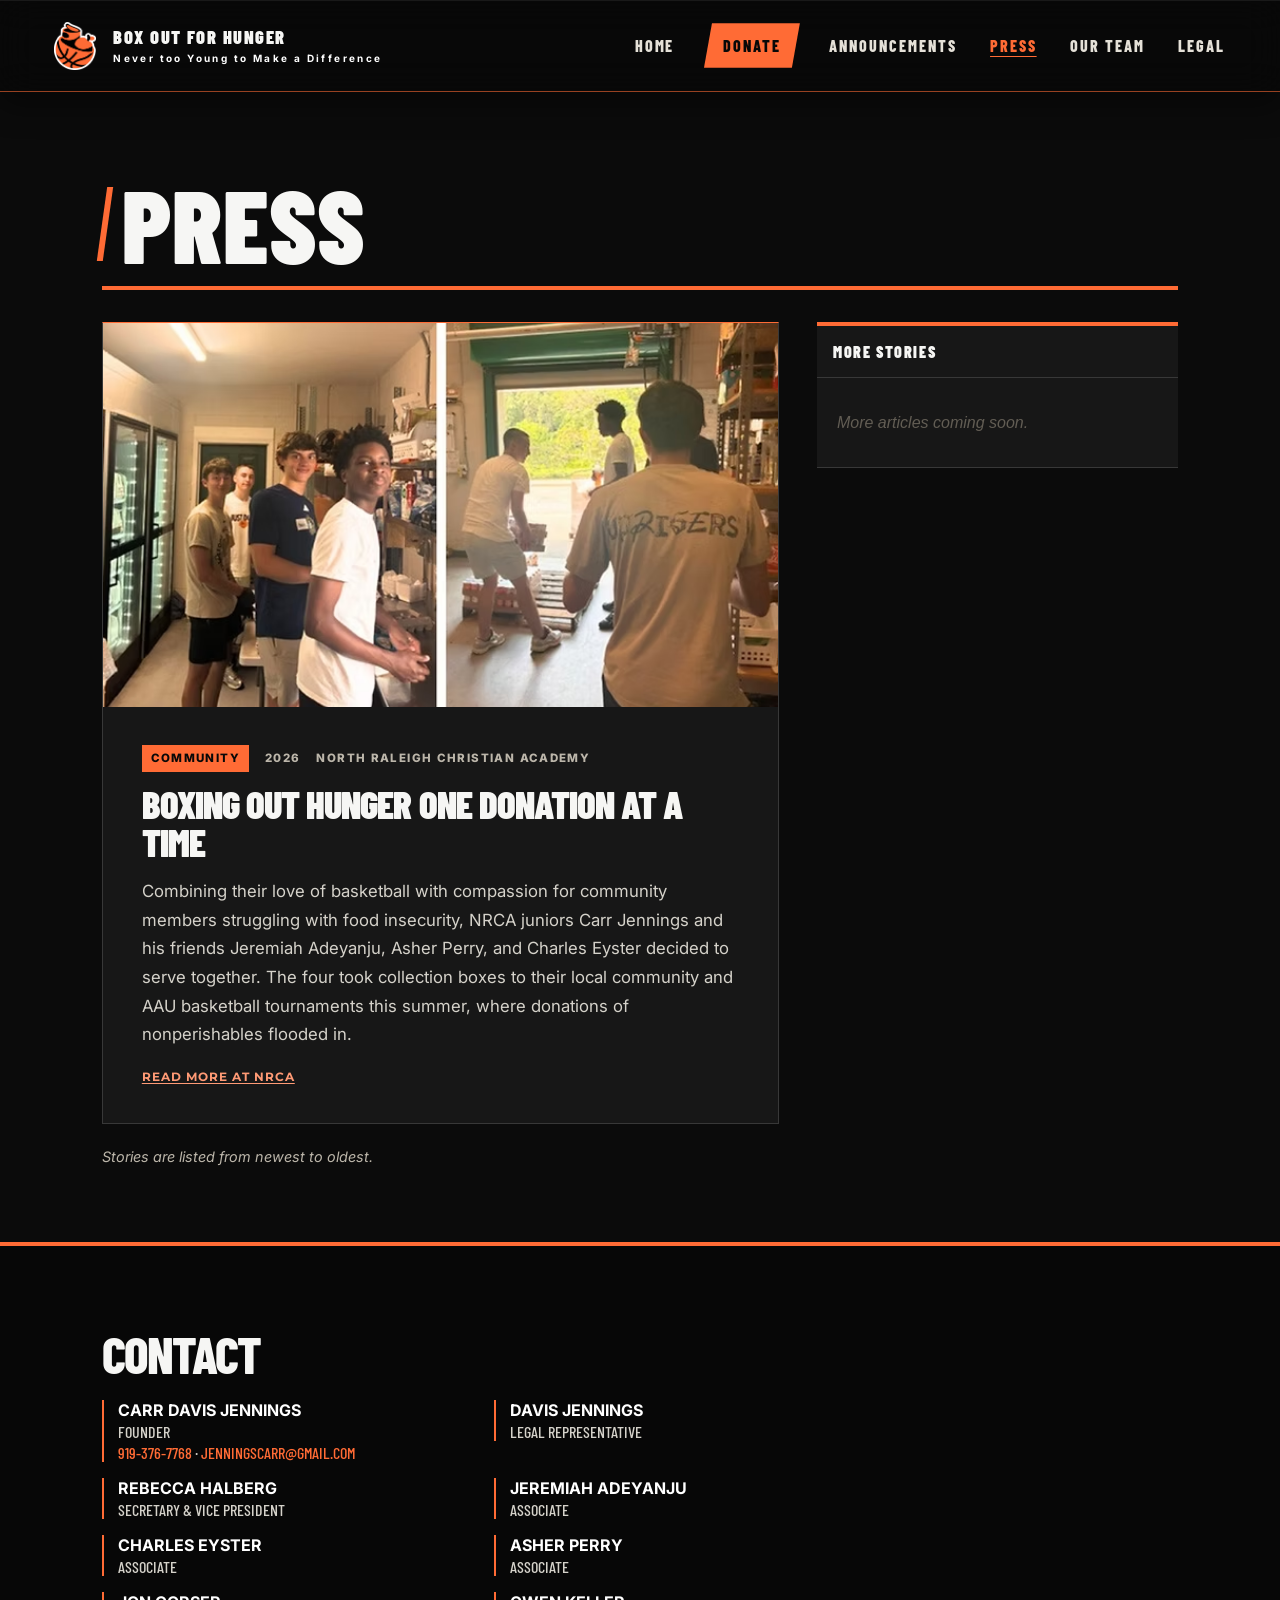
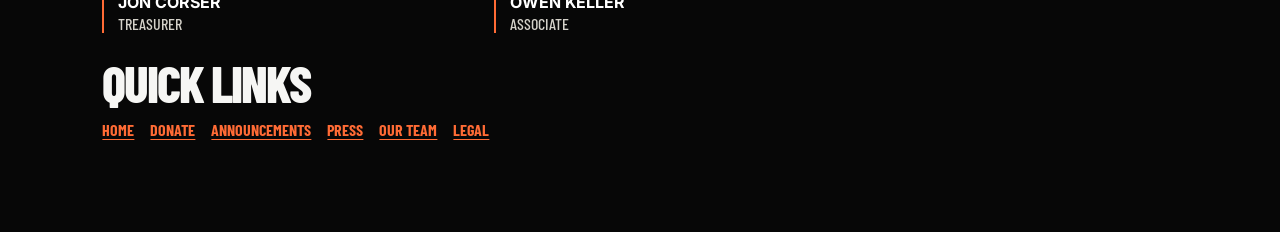
<file: press/index.html>
<!doctype html>
<html lang="en">
<head>
  <meta charset="utf-8">
  <meta name="viewport" content="width=device-width, initial-scale=1">
  <link rel="preconnect" href="https://fonts.googleapis.com">
  <link rel="preconnect" href="https://fonts.gstatic.com" crossorigin>
  <link href="https://fonts.googleapis.com/css2?family=Montserrat:wght@500;600;700;800;900&display=swap" rel="stylesheet">
  <link href="https://fonts.googleapis.com/css2?family=Barlow+Condensed:wght@600;700;800;900&family=Inter:wght@400;500;600;700;800&display=swap" rel="stylesheet">
  <meta name="theme-color" content="#11110f">
  <title>Press | Box Out For Hunger</title>
  <style>
    :root{color-scheme:dark;--black:#11110f;--white:#f5f2eb;--orange:#ff6b35;--line:#373632;font-family:'Montserrat',Arial,sans-serif;font-weight:500;letter-spacing:.01em}
    .hero-copy h1,.section-copy h2,.partners h2,.contact h2{font-weight:900}
        *{box-sizing:border-box}body{margin:0;background:var(--black);color:var(--white);text-transform:uppercase}a{color:inherit;text-decoration:none}
    .toolbar{position:sticky;top:0;z-index:10;height:12svh;min-height:5.5rem;padding:0 clamp(1.125rem,5vw,4.5rem);display:flex;align-items:center;justify-content:space-between;border-bottom:.1875rem solid var(--orange);background:#1b1a17}
    .brand{display:flex;align-items:center;gap:.875rem;font-size:1rem;font-weight:700;letter-spacing:.04em;line-height:1.05}.brand-mark{width:3rem;height:3rem;object-fit:contain}.brand-name small{display:block;margin-top:.375rem;color:#c3bfb5;font-size:.625rem;letter-spacing:.18em}
    .nav{display:flex;align-items:center;gap:clamp(1rem,2.6vw,2.375rem)}.nav a{padding:.75rem .25rem;font-size:.875rem;font-weight:600;color:#e5e1d8;transition:color .2s}.nav a:hover,.nav a:focus-visible,.nav a[aria-current="page"]{color:var(--orange)}.nav a[aria-current="page"]{box-shadow:inset 0 -.1875rem var(--orange)}.nav .donate{padding:.75rem 1rem;background:var(--orange);color:var(--black);font-weight:800}.nav .donate:hover,.nav .donate:focus-visible,.nav .donate[aria-current="page"]{background:#ff8357;color:var(--black)}
    .menu-toggle{display:none;width:3.25rem;height:3.25rem;padding:0;align-items:center;justify-content:center;border:.125rem solid #77736a;background:transparent;color:var(--white);cursor:pointer}.menu-toggle svg{width:1.625rem;height:1.625rem}
    @media(max-aspect-ratio:1.2294/1){.toolbar{height:auto;min-height:5.75rem;padding:.75rem 1rem;background:#24221e;gap:.75rem}.brand{gap:.625rem;font-size:1rem;letter-spacing:.025em}.brand-mark{width:3rem;height:3rem}.brand-name small{margin-top:.3125rem;color:#f0ece3;font-size:.625rem;letter-spacing:.12em}.menu-toggle{display:flex;flex:none;width:3.5rem;height:3.5rem;border:.125rem solid #bcb5a8;background:#302d27}.menu-toggle svg{width:1.875rem;height:1.875rem}.nav{display:none;position:absolute;z-index:5;top:100%;left:0;right:0;padding:.75rem 1rem 1rem;background:#24221e;border-bottom:.1875rem solid var(--orange);flex-direction:column;align-items:stretch;gap:.25rem}.nav.open{display:flex}.nav a{padding:1rem .625rem;border-bottom:.0625rem solid #514d45;font-size:1.125rem;line-height:1.3;color:#fff}.nav a[aria-current="page"]{background:#38342d;box-shadow:inset .25rem 0 var(--orange);padding-left:.875rem;color:#fff}.nav .donate,.nav .donate[aria-current="page"]{margin-top:.5rem;padding:1rem;text-align:center;border:0;background:var(--orange);color:#11110f;font-size:1.125rem}}@media(max-width:42.5rem){.toolbar{position:sticky;top:0;z-index:10;height:auto;min-height:5.75rem;padding:.75rem 1rem;background:#24221e;gap:.75rem}.brand{gap:.625rem;font-size:1rem;letter-spacing:.025em}.brand-mark{width:3rem;height:3rem}.brand-name small{margin-top:.3125rem;color:#f0ece3;font-size:.625rem;letter-spacing:.12em}.menu-toggle{display:flex;flex:none;width:3.5rem;height:3.5rem;border:.125rem solid #bcb5a8;background:#302d27}.menu-toggle svg{width:1.875rem;height:1.875rem}.nav{display:none;position:absolute;z-index:5;top:100%;left:0;right:0;padding:.75rem 1rem 1rem;background:#24221e;border-bottom:.1875rem solid var(--orange);flex-direction:column;align-items:stretch;gap:.25rem}.nav.open{display:flex}.nav a{padding:1rem .625rem;border-bottom:.0625rem solid #514d45;font-size:1.125rem;line-height:1.3;color:#fff}.nav a[aria-current="page"]{background:#38342d;box-shadow:inset .25rem 0 var(--orange);padding-left:.875rem;color:#fff}.nav .donate,.nav .donate[aria-current="page"]{margin-top:.5rem;padding:1rem;text-align:center;border:0;background:var(--orange);color:#11110f;font-size:1.125rem}}
    .hero{min-height:100svh;display:flex;align-items:center;padding:clamp(2rem,7vw,7rem);background:linear-gradient(90deg,rgba(14,14,13,.68),rgba(14,14,13,.18)),url('../hero-placeholder.svg') center/cover no-repeat}.hero-lockup{display:flex;align-items:center;gap:clamp(1.5rem,5vw,5rem);max-width:75rem;margin:auto}.hero-logo{width:clamp(8rem,22vw,19rem);aspect-ratio:1;object-fit:contain;flex:none}.hero-copy{max-width:48rem;color:#fff;text-transform:uppercase}.hero-copy h1{margin:0 0 1rem;font-size:clamp(3rem,8vw,7.5rem);line-height:.88;letter-spacing:.025em;text-shadow:0 .125rem 1rem #000}.hero-copy p{margin:0;font-size:clamp(1.25rem,2.5vw,2rem);font-weight:700;line-height:1.2;letter-spacing:.08em;text-shadow:0 .125rem .75rem #000}
    .content-section{padding:clamp(3rem,8vw,7rem) clamp(1.25rem,8vw,8rem)}.about-section{background:#e8e3d8;color:#171613}.why-section{background:#25231f;color:#f5f2eb}.section-inner{max-width:75rem;margin:auto;display:grid;grid-template-columns:1fr 1fr;align-items:center;gap:clamp(2rem,7vw,6rem)}.section-inner.reverse .section-copy{order:1}.section-inner.reverse .section-image{order:2}.section-copy h2{margin:0 0 1.25rem;font-size:clamp(2.5rem,5vw,4.75rem);line-height:.95;text-transform:uppercase}.section-copy p{max-width:38rem;margin:0;font-family:Arial,sans-serif;font-size:clamp(1rem,1.5vw,1.25rem);line-height:1.7;letter-spacing:0}.section-image{width:100%;aspect-ratio:4/3;object-fit:cover;border:.1875rem solid var(--orange)}
    .partners{overflow:hidden;padding:clamp(3rem,6vw,5rem) 0;background:#d65b32;color:#171613}.partners h2{text-align:center;margin:0 1rem 2.5rem;font-size:clamp(2.5rem,5vw,4rem);text-transform:uppercase}.partner-track{display:flex;width:max-content;gap:1.5rem;animation:partner-drift 48s linear infinite}.partner-track:hover{animation-play-state:paused}.partner-card{width:clamp(12rem,21vw,20rem);height:clamp(9rem,16vw,15rem);object-fit:cover;border:.1875rem solid #171613}.partner-track-wrap{display:flex;overflow:hidden}.partner-track-group{display:flex;gap:1.5rem;padding-right:1.5rem}.partner-card{flex:none}@keyframes partner-drift{to{transform:translateX(-50%)}}@media(prefers-reduced-motion:reduce){.partner-track{animation:none}}
    .contact{padding:3.5rem clamp(1.25rem,8vw,8rem);background:#11110f;color:#f5f2eb;border-top:.25rem solid var(--orange)}.contact-inner{max-width:75rem;margin:auto;display:flex;justify-content:space-between;align-items:flex-end;gap:2rem}.contact h2{margin:0 0 1rem;font-size:clamp(2rem,4vw,3.5rem);text-transform:uppercase}.contact p{margin:.35rem 0;font-family:Arial,sans-serif;letter-spacing:0;color:#d5d2ca}.contact a{color:#ff9a75}.contact-roles{display:grid;gap:.75rem;list-style:none;margin:0;padding:0}.contact-roles li{display:grid;align-self:start;gap:.125rem;font-family:Arial,sans-serif;letter-spacing:0}.contact-roles strong{font-family:Montserrat,Arial,sans-serif;font-weight:700}.contact-roles span{color:#d5d2ca}.contact-quicklinks-title{margin:1.5rem 0 .75rem;font-size:clamp(2rem,4vw,3.5rem);letter-spacing:.01em;text-transform:uppercase;font-weight:900;line-height:1}.contact-quicklinks{display:flex;flex-wrap:wrap;gap:.5rem 1rem;margin-bottom:1rem}.contact-quicklinks a{text-decoration:underline;text-underline-offset:.2em}@media(min-width:42.5625rem){.contact-inner>div{flex:1}.contact-roles{grid-template-columns:repeat(2,minmax(0,1fr));max-width:48rem}}
    @media(max-width:42.5rem){.hero{min-height:calc(100svh - 5.75rem);padding:1.5rem 1rem}.hero-lockup{gap:.75rem;text-align:left}.hero-logo{width:clamp(4rem,20vw,6rem)}.hero-copy{min-width:0}.hero-copy h1{font-size:clamp(2rem,9vw,3rem)}.hero-copy p{font-size:clamp(.875rem,3.7vw,1.125rem)}.section-inner{grid-template-columns:1fr;gap:1.5rem}.section-inner.reverse .section-copy,.section-inner.reverse .section-image{order:initial}.section-copy h2{font-size:2.75rem}.section-image{aspect-ratio:4/3}.partner-card{width:12rem;height:9rem}.contact-inner{align-items:flex-start;flex-direction:column}}
    .story-image.has-photo{padding:0;overflow:hidden}.story-image.has-photo img{display:block;width:100%;height:clamp(14rem,30vw,25rem);object-fit:cover}
    .coming-soon{margin:0;padding:2rem 1.25rem;color:#625d54;font:italic 1rem/1.6 Arial,sans-serif;letter-spacing:0;text-transform:none}
    .pressroom{padding:clamp(2.5rem,6vw,5rem) clamp(1.25rem,8vw,8rem);background:#e8e3d8;color:#171613}.pressroom-inner{max-width:75rem;margin:auto}.pressroom-masthead{display:flex;justify-content:space-between;align-items:end;gap:1.5rem;padding-bottom:1.25rem;border-bottom:.3rem solid #171613}.pressroom-masthead h1{margin:0;font-size:clamp(3rem,8vw,6.5rem);font-weight:900;line-height:.82;letter-spacing:-.055em}.pressroom-kicker{margin:0 0 .4rem;color:#b34828;font-size:.8rem;font-weight:800;letter-spacing:.16em}.pressroom-date{margin:0;color:#625d54;font:700 .78rem Arial,sans-serif;letter-spacing:.08em;text-align:right;text-transform:uppercase}.press-grid{display:grid;grid-template-columns:minmax(0,1.5fr) minmax(16rem,.8fr);gap:clamp(1.25rem,3vw,2.5rem);padding-top:2rem;align-items:start}.lead-story{background:#f5f2eb;border:1px solid #d1c9bb}.story-image{display:grid;place-items:center;min-height:clamp(14rem,30vw,25rem);padding:2rem;background:linear-gradient(145deg,#38352e,#191815);color:#ffb093;text-align:center;font-size:.8rem;font-weight:800;letter-spacing:.16em}.story-image img{width:100%;height:100%;object-fit:cover}.story-copy{padding:clamp(1.25rem,3vw,2.5rem)}.story-meta{display:flex;flex-wrap:wrap;gap:.5rem 1rem;align-items:center;margin-bottom:.9rem;color:#625d54;font-size:.72rem;font-weight:800;letter-spacing:.12em}.story-meta .category{padding:.4rem .55rem;background:#ff6b35;color:#171613}.story-copy h2{margin:0 0 1rem;font-size:clamp(1.75rem,3vw,2.8rem);font-weight:900;line-height:.98;letter-spacing:-.025em}.story-deck,.story-body{margin:0;color:#49453f;font:1.05rem/1.7 Arial,sans-serif;letter-spacing:0;text-transform:none}.story-body{display:none;margin-top:.8rem}.lead-story[aria-expanded="true"] .story-body{display:block}.story-toggle{display:inline-flex;align-items:center;gap:.6rem;margin-top:1.25rem;padding:.8rem 0 0;border:0;background:none;color:#b34828;font:800 .78rem Montserrat,Arial,sans-serif;letter-spacing:.1em;text-transform:uppercase;cursor:pointer}.story-toggle::after{content:'→';font-size:1.2rem;transition:transform .2s}.story-toggle:hover::after{transform:translateX(.25rem)}.story-toggle:focus-visible{outline:3px solid #171613;outline-offset:4px}.story-source{display:inline-block;margin:1.25rem 0 0;color:#b34828;font:700 .78rem Montserrat,Arial,sans-serif;letter-spacing:.08em;text-decoration:underline;text-underline-offset:.2em}.press-sidebar{max-height:clamp(28rem,55vw,43rem);overflow-y:auto;border-top:.3rem solid #171613;border-bottom:1px solid #c9c1b4;background:#f5f2eb;scrollbar-color:#b34828 #e2ddd3;scrollbar-width:thin}.press-sidebar-title{position:sticky;top:0;z-index:1;margin:0;padding:1rem;background:#f5f2eb;border-bottom:1px solid #d1c9bb;font-size:1rem;font-weight:900;letter-spacing:.1em;text-transform:uppercase}.compact-story{padding:1.15rem 1.25rem;border-bottom:1px solid #d1c9bb}.compact-story:last-child{border-bottom:0}.compact-story time{display:block;margin-bottom:.5rem;color:#b34828;font-size:.68rem;font-weight:800;letter-spacing:.12em}.compact-story h3{margin:0 0 .45rem;font-size:1.1rem;font-weight:900;line-height:1.15}.compact-story p{margin:0;color:#625d54;font: .92rem/1.5 Arial,sans-serif;letter-spacing:0;text-transform:none}.press-note{margin:1.5rem 0 0;color:#746d62;font:italic .9rem Arial,sans-serif;letter-spacing:0;text-transform:none}@media(max-width:48rem){.pressroom-masthead{align-items:flex-start;flex-direction:column}.pressroom-masthead h1{font-size:clamp(3rem,15vw,5rem)}.pressroom-date{text-align:left}.press-grid{grid-template-columns:1fr}.press-sidebar{max-height:24rem}}
      .toolbar{background:rgba(8,8,8,.62);-webkit-backdrop-filter:blur(18px) saturate(145%);backdrop-filter:blur(18px) saturate(145%);border-bottom:1px solid rgba(255,107,53,.58);box-shadow:0 .75rem 2rem #0007,inset 0 1px rgba(255,255,255,.07)}
    .contact a{transition:color .2s ease,text-decoration-color .2s ease}.contact a:hover,.contact a:focus-visible{color:#fff;text-decoration:underline;text-decoration-color:var(--orange);text-decoration-thickness:.12em;text-underline-offset:.2em}
    .contact-roles strong{font-family:'Inter',Arial,sans-serif}.contact-roles li>span:first-of-type,.contact-roles li>span:not(:first-of-type),.contact-roles li>span:not(:first-of-type) a{font-family:'Barlow Condensed','Arial Narrow',sans-serif}
    a,button,[role="button"],summary{cursor:pointer}
      /* Shared site theme */
    :root{color-scheme:dark;--black:#080808;--white:#f6f6f4;--orange:#ff6b35;--line:#333;font-family:'Inter',Arial,sans-serif;letter-spacing:0}
    body{background:#080808;color:var(--white);background-image:linear-gradient(90deg,rgba(255,255,255,.018) 1px,transparent 1px);background-size:5rem 100%}
    h1,h2,h3,.brand,.nav a,.contact-quicklinks-title{font-family:'Barlow Condensed','Arial Narrow',sans-serif}
    .nav a:hover,.nav a:focus-visible{text-decoration:underline;text-decoration-color:var(--orange);text-underline-offset:.25em}
    .announcements,.donate-page,.legal-section,.pressroom,.team-section{background:#0b0b0b;color:var(--white)}
    .announcement,.lead-story,.press-sidebar,.press-sidebar-title,.legal-card,.give-card,.calendar-card,.team-card{background:#171717;color:var(--white);border-color:#383838}
    .announcement,.lead-story,.legal-card,.give-card,.calendar-card,.team-card{border-top-color:var(--orange)}
    .announcement:hover{box-shadow:0 .9rem 2rem #0008}
    .announcement-body h2,.story-copy h2,.compact-story h3,.announcement-empty h2,.legal-card h2,.donate-heading h1,.give-card h2,.calendar-card h2,.upcoming-events h3,.team-heading h1,.team-card h2{color:var(--white);font-family:'Barlow Condensed','Arial Narrow',sans-serif}
    .announcements-heading p,.announcement-summary,.announcement-details,.announcement-list-note,.announcement-empty p,.story-deck,.story-body,.compact-story p,.press-note,.team-heading p,.team-bio,.legal-card p,.legal-contact,.donate-heading p,.give-card p,.calendar-note,.schedule-empty,.event-list span{color:#d5d2ca;font-family:'Inter',Arial,sans-serif}
    .announcement-meta,.story-meta,.pressroom-date,.announcement-list-note,.press-note{color:#bcb6aa}
    .announcement-meta time,.pressroom-kicker,.compact-story time,.team-role,.donate-heading .eyebrow,.event-list strong{color:#ff9a75}
    .announcement-toggle,.story-toggle,.story-source,.legal-card a,.schedule-empty a{color:#ff9a75}
    .announcement-empty,.schedule-empty{background:#171717;border-color:#444;color:#d5d2ca}
    .announcement-empty-mark{background:var(--orange);color:#080808}
    .pressroom-masthead{border-color:var(--orange)}
    .press-sidebar{border-top-color:var(--orange);border-bottom-color:#383838;scrollbar-color:var(--orange) #171717}
    .press-sidebar-title{border-bottom-color:#383838}
    .compact-story{border-color:#383838}
    .story-meta .category{background:var(--orange);color:#080808}
    .legal-card a{color:#ff9a75}
    .team-card{box-shadow:0 .75rem 1.5rem #0006;transition:transform .2s ease,box-shadow .2s ease}
    .team-card:hover{transform:translateY(-.3rem);box-shadow:0 1rem 2rem #0009}
    .team-heading p,.team-bio,.announcement-summary,.announcement-details,.story-deck,.story-body,.compact-story p,.legal-card p,.legal-contact,.donate-heading p,.give-card p,.calendar-note,.schedule-empty,.event-list span{line-height:1.7}
    .give-card{border-top-color:var(--orange)}
    .venmo-button{background:var(--orange);color:#080808}
    .venmo-button:hover,.venmo-button:focus-visible{background:#ff8357;color:#080808}
    .calendar-controls button,.calendar-grid button,.calendar-links a,.calendar-links button{background:#242424;border-color:#555;color:var(--white)}
    .calendar-grid button[aria-current="date"]{background:var(--orange);color:#080808}
    .calendar-links a:hover,.calendar-links button:hover,.calendar-links button.copied{border-color:var(--orange);color:var(--orange)}
    .calendar-links button.copied{background:var(--orange);color:#080808}
      :root{--toolbar-height:max(12svh,5.5rem)}
    main{margin-top:calc(0rem - var(--toolbar-height))}
    main>.announcements,main>.donate-page,main>.legal-section,main>.pressroom,main>.team-section{padding-top:calc(var(--toolbar-height) + clamp(3rem,7vw,6rem))}
    @media(max-aspect-ratio:1.2294/1),(max-width:42.5rem){:root{--toolbar-height:5.75rem}}
  </style>
  <link rel="stylesheet" href="../site-theme.css">
</head>
<body>
  <header class="toolbar">
    <a class="brand" href="../" aria-label="Box Out For Hunger home"><img class="brand-mark" src="../loogo.png" alt=""><span class="brand-name">BOX OUT FOR HUNGER<small>Never too Young to Make a Difference</small></span></a>
    <nav class="nav" id="site-nav" aria-label="Main navigation">
      <a href="../">Home</a>
      <a class="donate" href="../donate/">Donate</a>
      <a href="../announcements/">Announcements</a>
      <a href="../press/" aria-current="page">Press</a>
      <a href="../team/">Our Team</a>
      <a href="../legal/">Legal</a>
    </nav>
    <button class="menu-toggle" type="button" aria-label="Open navigation menu" aria-expanded="false" aria-controls="site-nav">
      <svg viewBox="0 0 24 24" fill="none" aria-hidden="true"><path d="M4 7h16M4 12h16M4 17h16" stroke="currentColor" stroke-width="1.8"/></svg>
    </button>
  </header>
  <main>
    <section class="pressroom" aria-labelledby="page-title">
      <div class="pressroom-inner">
        <header class="pressroom-masthead"><h1 id="page-title">Press</h1></header>
        <div class="press-grid">
          <div class="press-feed" id="featured-story" aria-label="Featured press story"></div>
          <aside class="press-sidebar" aria-label="More press stories">
            <h2 class="press-sidebar-title">More stories</h2>
            <div id="more-stories"></div>
            <p class="coming-soon" id="coming-soon">More articles coming soon.</p>
          </aside>
        </div>
        <p class="press-note">Stories are listed from newest to oldest.</p>
      </div>
    </section>
  </main>
  <footer class="contact" id="donate">
    <div class="contact-inner"><div><h2>Contact</h2><ul class="contact-roles"><li><strong>Carr Davis Jennings</strong><span>Founder</span><span><a href="tel:+19193767768">919-376-7768</a> · <a href="mailto:jenningscarr@gmail.com">jenningscarr@gmail.com</a></span></li><li><strong>Davis Jennings</strong><span>Legal Representative</span></li><li><strong>Rebecca Halberg</strong><span>Secretary &amp; Vice President</span></li><li><strong>Jeremiah Adeyanju</strong><span>associate</span></li><li><strong>Charles Eyster</strong><span>associate</span></li><li><strong>Asher Perry</strong><span>associate</span></li><li><strong>Jon Corser</strong><span>Treasurer</span></li><li><strong>Owen Keller</strong><span>associate</span></li></ul><h3 class="contact-quicklinks-title">Quick Links</h3><nav class="contact-quicklinks" aria-label="Quick links"><a href="../">Home</a><a href="../donate/">Donate</a><a href="../announcements/">Announcements</a><a href="../press/" aria-current="page">Press</a><a href="../team/">Our Team</a><a href="../legal/">Legal</a></nav></div></div>
  </footer>
  <script>
    const menuButton = document.querySelector('.menu-toggle');
    const siteNav = document.querySelector('#site-nav');
    fetch('./articles.json')
      .then(response => { if (!response.ok) throw new Error('Press posts could not be loaded'); return response.json(); })
      .then(pressArticles => {
    const sortedArticles = [...pressArticles].sort((a, b) => Number(b.order) - Number(a.order));
    const createText = (tag, className, text) => {
      const element = document.createElement(tag);
      if (className) element.className = className;
      element.textContent = text;
      return element;
    };
    const featuredContainer = document.querySelector('#featured-story');
    const moreStories = document.querySelector('#more-stories');
    const comingSoon = document.querySelector('#coming-soon');
    if (sortedArticles.length) {
      const featured = sortedArticles[0];
      const article = document.createElement('article');
      article.className = 'lead-story';
      const imageFrame = document.createElement('div');
      imageFrame.className = 'story-image has-photo';
      const image = document.createElement('img');
      image.src = featured.image;
      image.alt = featured.imageAlt;
      imageFrame.append(image);
      const copy = document.createElement('div');
      copy.className = 'story-copy';
      const metadata = document.createElement('div');
      metadata.className = 'story-meta';
      const date = createText('time', '', featured.date);
      date.dateTime = featured.dateTime;
      metadata.append(createText('span', 'category', featured.category), date, createText('span', '', featured.source));
      copy.append(metadata, createText('h2', '', featured.title), createText('p', 'story-deck', featured.summary));
      const sourceLink = createText('a', 'story-source', 'Read more at NRCA');
      sourceLink.href = featured.url;
      sourceLink.target = '_blank';
      sourceLink.rel = 'noopener noreferrer';
      copy.append(sourceLink);
      article.append(imageFrame, copy);
      featuredContainer.append(article);

      sortedArticles.slice(1).forEach(story => {
        const card = document.createElement('article');
        card.className = 'compact-story';
        const storyDate = createText('time', '', story.date);
        storyDate.dateTime = story.dateTime;
        card.append(storyDate, createText('h3', '', story.title), createText('p', '', story.teaser || story.summary));
        moreStories.append(card);
      });
      if (sortedArticles.length > 1) comingSoon.hidden = true;
    }
      })
      .catch(error => { console.error(error); document.querySelector('#featured-story').textContent = 'Press posts could not be loaded.'; });
    const updateCurrentPage = () => {
      const pagePath = location.pathname.replace(/\/index\.html$/i, '/');
      const selected = pagePath.endsWith('/') ? pagePath.slice(0, -1) || '/' : pagePath;
      siteNav.querySelectorAll('a').forEach(link => {
        const linkPathname = new URL(link.href).pathname;
        const linkPath = linkPathname.endsWith('/') ? linkPathname.slice(0, -1) || '/' : linkPathname;
        if (linkPath === selected) link.setAttribute('aria-current', 'page');
        else link.removeAttribute('aria-current');
      });
    };
    updateCurrentPage();
    window.addEventListener('hashchange', updateCurrentPage);
    menuButton.addEventListener('click', () => {
      const open = menuButton.getAttribute('aria-expanded') !== 'true';
      menuButton.setAttribute('aria-expanded', String(open));
      menuButton.setAttribute('aria-label', open ? 'Close navigation menu' : 'Open navigation menu');
      siteNav.classList.toggle('open', open);
    });
    siteNav.querySelectorAll('a').forEach(link => link.addEventListener('click', () => {
      siteNav.classList.remove('open');
      menuButton.setAttribute('aria-expanded', 'false');
      menuButton.setAttribute('aria-label', 'Open navigation menu');
    }));
  </script>
</body>
</html>
</file>
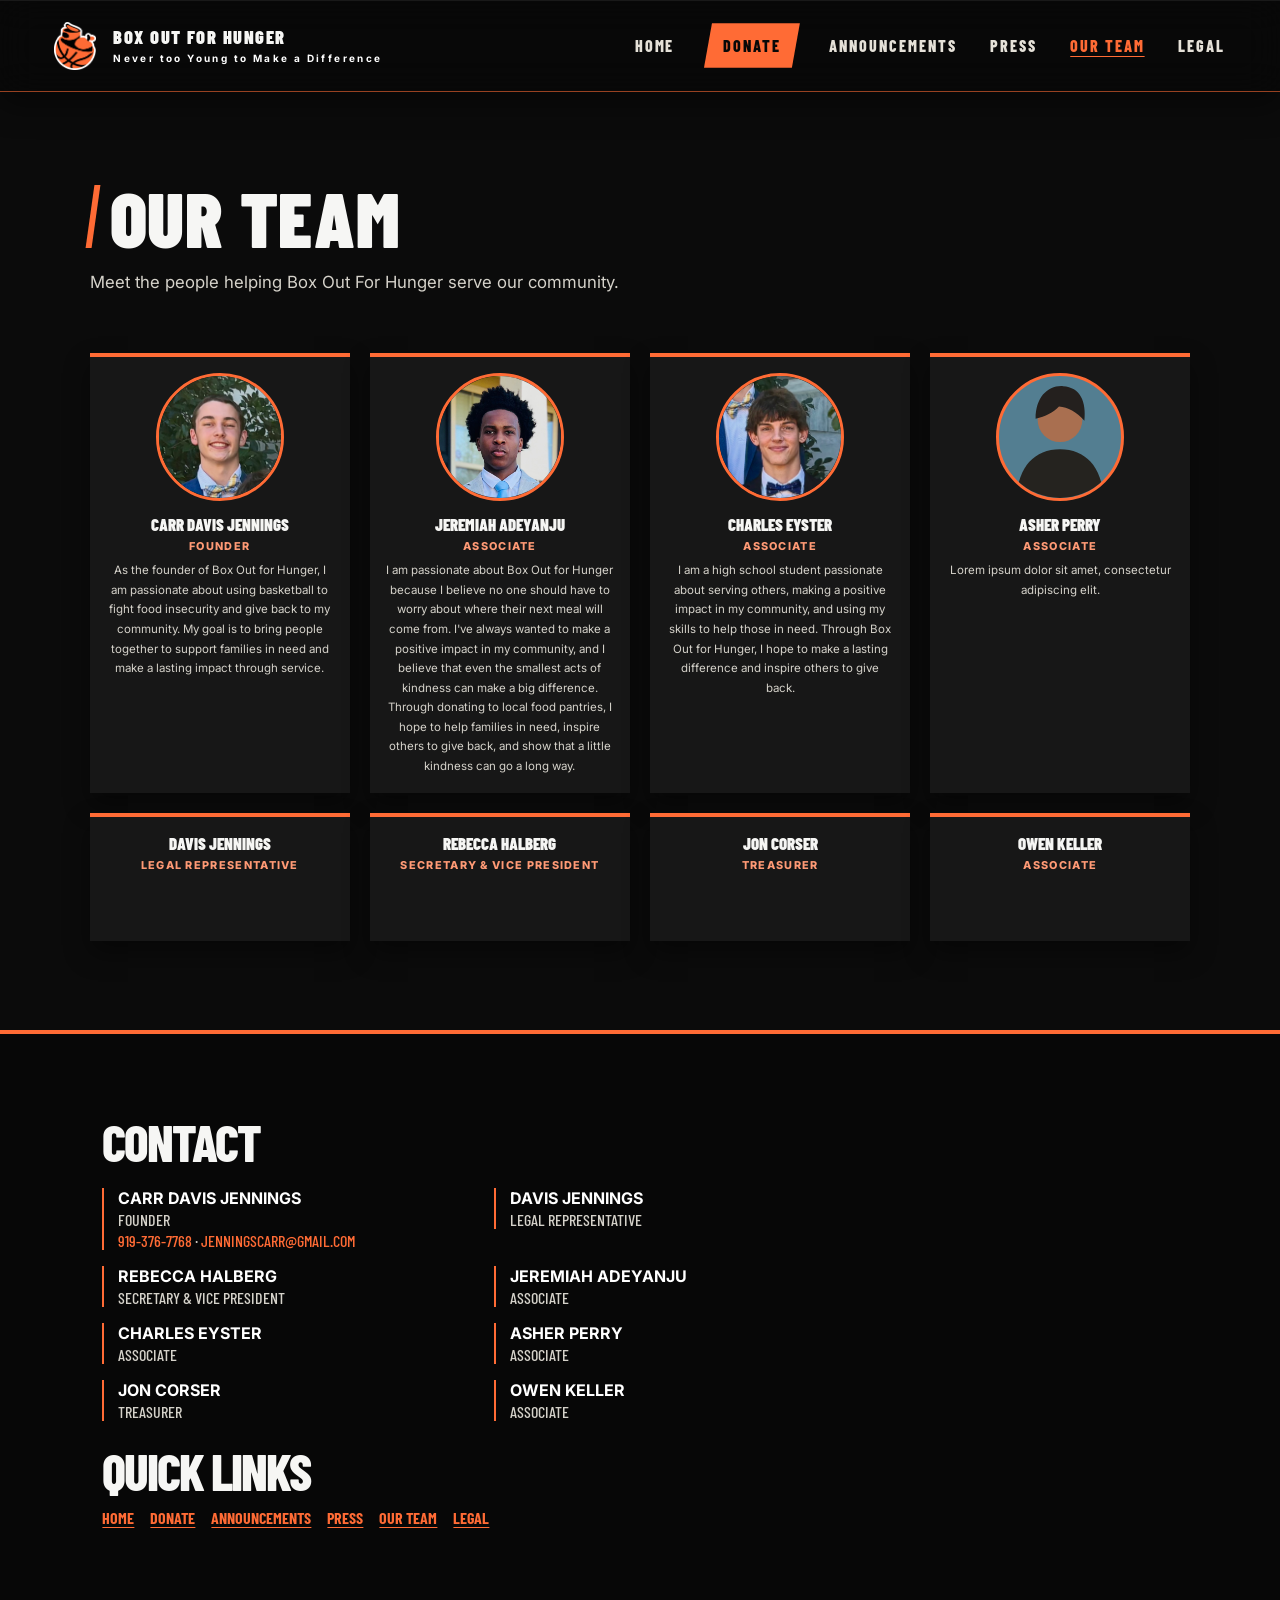
<file: team/index.html>
<!doctype html>
<html lang="en">
<head>
  <meta charset="utf-8">
  <meta name="viewport" content="width=device-width, initial-scale=1">
  <link rel="preconnect" href="https://fonts.googleapis.com">
  <link rel="preconnect" href="https://fonts.gstatic.com" crossorigin>
  <link href="https://fonts.googleapis.com/css2?family=Montserrat:wght@500;600;700;800;900&display=swap" rel="stylesheet">
  <link href="https://fonts.googleapis.com/css2?family=Barlow+Condensed:wght@600;700;800;900&family=Inter:wght@400;500;600;700;800&display=swap" rel="stylesheet">
  <meta name="theme-color" content="#11110f">
  <title>Our Team | Box Out For Hunger</title>
  <style>
    :root{color-scheme:dark;--black:#11110f;--white:#f5f2eb;--orange:#ff6b35;--line:#373632;font-family:'Montserrat',Arial,sans-serif;font-weight:500;letter-spacing:.01em}
    .hero-copy h1,.section-copy h2,.partners h2,.contact h2{font-weight:900}
        *{box-sizing:border-box}body{margin:0;background:var(--black);color:var(--white);text-transform:uppercase}a{color:inherit;text-decoration:none}
    .toolbar{height:12svh;min-height:5.5rem;padding:0 clamp(1.125rem,5vw,4.5rem);display:flex;align-items:center;justify-content:space-between;border-bottom:.1875rem solid var(--orange);background:#1b1a17}
    .brand{display:flex;align-items:center;gap:.875rem;font-size:1rem;font-weight:700;letter-spacing:.04em;line-height:1.05}.brand-mark{width:3rem;height:3rem;object-fit:contain}.brand-name small{display:block;margin-top:.375rem;color:#c3bfb5;font-size:.625rem;letter-spacing:.18em}
    .nav{display:flex;align-items:center;gap:clamp(1rem,2.6vw,2.375rem)}.nav a{padding:.75rem .25rem;font-size:.875rem;font-weight:600;color:#e5e1d8;transition:color .2s}.nav a:hover,.nav a:focus-visible,.nav a[aria-current="page"]{color:var(--orange)}.nav a[aria-current="page"]{box-shadow:inset 0 -.1875rem var(--orange)}.nav .donate{padding:.75rem 1rem;background:var(--orange);color:var(--black);font-weight:800}.nav .donate:hover,.nav .donate:focus-visible,.nav .donate[aria-current="page"]{background:#ff8357;color:var(--black)}
    .menu-toggle{display:none;width:3.25rem;height:3.25rem;padding:0;align-items:center;justify-content:center;border:.125rem solid #77736a;background:transparent;color:var(--white);cursor:pointer}.menu-toggle svg{width:1.625rem;height:1.625rem}
    @media(max-aspect-ratio:1.2294/1){.toolbar{height:auto;min-height:5.75rem;padding:.75rem 1rem;background:#24221e;gap:.75rem}.brand{gap:.625rem;font-size:1rem;letter-spacing:.025em}.brand-mark{width:3rem;height:3rem}.brand-name small{margin-top:.3125rem;color:#f0ece3;font-size:.625rem;letter-spacing:.12em}.menu-toggle{display:flex;flex:none;width:3.5rem;height:3.5rem;border:.125rem solid #bcb5a8;background:#302d27}.menu-toggle svg{width:1.875rem;height:1.875rem}.nav{display:none;position:absolute;z-index:5;top:100%;left:0;right:0;padding:.75rem 1rem 1rem;background:#24221e;border-bottom:.1875rem solid var(--orange);flex-direction:column;align-items:stretch;gap:.25rem}.nav.open{display:flex}.nav a{padding:1rem .625rem;border-bottom:.0625rem solid #514d45;font-size:1.125rem;line-height:1.3;color:#fff}.nav a[aria-current="page"]{background:#38342d;box-shadow:inset .25rem 0 var(--orange);padding-left:.875rem;color:#fff}.nav .donate,.nav .donate[aria-current="page"]{margin-top:.5rem;padding:1rem;text-align:center;border:0;background:var(--orange);color:#11110f;font-size:1.125rem}}@media(max-width:42.5rem){.toolbar{position:sticky;top:0;z-index:10;height:auto;min-height:5.75rem;padding:.75rem 1rem;background:#24221e;gap:.75rem}.brand{gap:.625rem;font-size:1rem;letter-spacing:.025em}.brand-mark{width:3rem;height:3rem}.brand-name small{margin-top:.3125rem;color:#f0ece3;font-size:.625rem;letter-spacing:.12em}.menu-toggle{display:flex;flex:none;width:3.5rem;height:3.5rem;border:.125rem solid #bcb5a8;background:#302d27}.menu-toggle svg{width:1.875rem;height:1.875rem}.nav{display:none;position:absolute;z-index:5;top:100%;left:0;right:0;padding:.75rem 1rem 1rem;background:#24221e;border-bottom:.1875rem solid var(--orange);flex-direction:column;align-items:stretch;gap:.25rem}.nav.open{display:flex}.nav a{padding:1rem .625rem;border-bottom:.0625rem solid #514d45;font-size:1.125rem;line-height:1.3;color:#fff}.nav a[aria-current="page"]{background:#38342d;box-shadow:inset .25rem 0 var(--orange);padding-left:.875rem;color:#fff}.nav .donate,.nav .donate[aria-current="page"]{margin-top:.5rem;padding:1rem;text-align:center;border:0;background:var(--orange);color:#11110f;font-size:1.125rem}}
    .hero{min-height:100svh;display:flex;align-items:center;padding:clamp(2rem,7vw,7rem);background:linear-gradient(90deg,rgba(14,14,13,.68),rgba(14,14,13,.18)),url('../hero-placeholder.svg') center/cover no-repeat}.hero-lockup{display:flex;align-items:center;gap:clamp(1.5rem,5vw,5rem);max-width:75rem;margin:auto}.hero-logo{width:clamp(8rem,22vw,19rem);aspect-ratio:1;object-fit:contain;flex:none}.hero-copy{max-width:48rem;color:#fff;text-transform:uppercase}.hero-copy h1{margin:0 0 1rem;font-size:clamp(3rem,8vw,7.5rem);line-height:.88;letter-spacing:.025em;text-shadow:0 .125rem 1rem #000}.hero-copy p{margin:0;font-size:clamp(1.25rem,2.5vw,2rem);font-weight:700;line-height:1.2;letter-spacing:.08em;text-shadow:0 .125rem .75rem #000}
    .content-section{padding:clamp(3rem,8vw,7rem) clamp(1.25rem,8vw,8rem)}.about-section{background:#e8e3d8;color:#171613}.why-section{background:#25231f;color:#f5f2eb}.section-inner{max-width:75rem;margin:auto;display:grid;grid-template-columns:1fr 1fr;align-items:center;gap:clamp(2rem,7vw,6rem)}.section-inner.reverse .section-copy{order:1}.section-inner.reverse .section-image{order:2}.section-copy h2{margin:0 0 1.25rem;font-size:clamp(2.5rem,5vw,4.75rem);line-height:.95;text-transform:uppercase}.section-copy p{max-width:38rem;margin:0;font-family:Arial,sans-serif;font-size:clamp(1rem,1.5vw,1.25rem);line-height:1.7;letter-spacing:0}.section-image{width:100%;aspect-ratio:4/3;object-fit:cover;border:.1875rem solid var(--orange)}
    .partners{overflow:hidden;padding:clamp(3rem,6vw,5rem) 0;background:#d65b32;color:#171613}.partners h2{text-align:center;margin:0 1rem 2.5rem;font-size:clamp(2.5rem,5vw,4rem);text-transform:uppercase}.partner-track{display:flex;width:max-content;gap:1.5rem;animation:partner-drift 48s linear infinite}.partner-track:hover{animation-play-state:paused}.partner-card{width:clamp(12rem,21vw,20rem);height:clamp(9rem,16vw,15rem);object-fit:cover;border:.1875rem solid #171613}.partner-track-wrap{display:flex;overflow:hidden}.partner-track-group{display:flex;gap:1.5rem;padding-right:1.5rem}.partner-card{flex:none}@keyframes partner-drift{to{transform:translateX(-50%)}}@media(prefers-reduced-motion:reduce){.partner-track{animation:none}}
    .contact{padding:3.5rem clamp(1.25rem,8vw,8rem);background:#11110f;color:#f5f2eb;border-top:.25rem solid var(--orange)}.contact-inner{max-width:75rem;margin:auto;display:flex;justify-content:space-between;align-items:flex-end;gap:2rem}.contact h2{margin:0 0 1rem;font-size:clamp(2rem,4vw,3.5rem);text-transform:uppercase}.contact p{margin:.35rem 0;font-family:Arial,sans-serif;letter-spacing:0;color:#d5d2ca}.contact a{color:#ff9a75}.contact-roles{display:grid;gap:.75rem;list-style:none;margin:0;padding:0}.contact-roles li{display:grid;align-self:start;gap:.125rem;font-family:Arial,sans-serif;letter-spacing:0}.contact-roles strong{font-family:Montserrat,Arial,sans-serif;font-weight:700}.contact-roles span{color:#d5d2ca}.contact-quicklinks-title{margin:1.5rem 0 .75rem;font-size:clamp(2rem,4vw,3.5rem);letter-spacing:.01em;text-transform:uppercase;font-weight:900;line-height:1}.contact-quicklinks{display:flex;flex-wrap:wrap;gap:.5rem 1rem;margin-bottom:1rem}.contact-quicklinks a{text-decoration:underline;text-underline-offset:.2em}@media(min-width:42.5625rem){.contact-inner>div{flex:1}.contact-roles{grid-template-columns:repeat(2,minmax(0,1fr));max-width:48rem}}
    @media(max-width:42.5rem){.hero{min-height:calc(100svh - 5.75rem);padding:1.5rem 1rem}.hero-lockup{gap:.75rem;text-align:left}.hero-logo{width:clamp(4rem,20vw,6rem)}.hero-copy{min-width:0}.hero-copy h1{font-size:clamp(2rem,9vw,3rem)}.hero-copy p{font-size:clamp(.875rem,3.7vw,1.125rem)}.section-inner{grid-template-columns:1fr;gap:1.5rem}.section-inner.reverse .section-copy,.section-inner.reverse .section-image{order:initial}.section-copy h2{font-size:2.75rem}.section-image{aspect-ratio:4/3}.partner-card{width:12rem;height:9rem}.contact-inner{align-items:flex-start;flex-direction:column}}
    .team-section{padding:clamp(3rem,7vw,6rem) clamp(1.25rem,7vw,7rem);background:#e8e3d8;color:#171613}.team-inner{max-width:75rem;margin:auto}.team-heading{margin:0 0 clamp(2rem,5vw,3.5rem)}.team-heading h1{margin:0;font-size:clamp(2.75rem,6vw,5rem);font-weight:900;line-height:.92}.team-heading p{max-width:40rem;margin:1rem 0 0;color:#514c44;font:1.05rem/1.6 Arial,sans-serif;letter-spacing:0;text-transform:none}.team-grid{display:grid;grid-template-columns:repeat(auto-fit,minmax(min(100%,16rem),1fr));gap:1.25rem}.team-card{display:flex;aspect-ratio:1;flex-direction:column;align-items:center;justify-content:center;padding:1rem;background:#25231f;color:#f5f2eb;border-top:.25rem solid #ff6b35;text-align:center;box-shadow:0 .5rem 1.25rem #17161318}.team-avatar{display:block;width:8rem;height:8rem;flex:none;margin:0 0 .8rem;border:.2rem solid #ff6b35;border-radius:50%;background:#403d36;object-fit:cover}.team-avatar-art{overflow:hidden}.team-card h2{margin:0 0 .35rem;font-size:1.05rem;font-weight:900;line-height:1.2}.team-role{margin:0 0 .5rem;color:#ff9a75;font-size:.68rem;font-weight:800;letter-spacing:.12em}.team-bio{margin:0;color:#d5d2ca;font:.72rem/1.4 Arial,sans-serif;letter-spacing:0;text-transform:none}
      .toolbar{background:rgba(8,8,8,.62);-webkit-backdrop-filter:blur(18px) saturate(145%);backdrop-filter:blur(18px) saturate(145%);border-bottom:1px solid rgba(255,107,53,.58);box-shadow:0 .75rem 2rem #0007,inset 0 1px rgba(255,255,255,.07)}
    .contact a{transition:color .2s ease,text-decoration-color .2s ease}.contact a:hover,.contact a:focus-visible{color:#fff;text-decoration:underline;text-decoration-color:var(--orange);text-decoration-thickness:.12em;text-underline-offset:.2em}
    .contact-roles strong{font-family:'Inter',Arial,sans-serif}.contact-roles li>span:first-of-type,.contact-roles li>span:not(:first-of-type),.contact-roles li>span:not(:first-of-type) a{font-family:'Barlow Condensed','Arial Narrow',sans-serif}
    a,button,[role="button"],summary{cursor:pointer}
      /* Shared site theme */
    :root{color-scheme:dark;--black:#080808;--white:#f6f6f4;--orange:#ff6b35;--line:#333;font-family:'Inter',Arial,sans-serif;letter-spacing:0}
    body{background:#080808;color:var(--white);background-image:linear-gradient(90deg,rgba(255,255,255,.018) 1px,transparent 1px);background-size:5rem 100%}
    h1,h2,h3,.brand,.nav a,.contact-quicklinks-title{font-family:'Barlow Condensed','Arial Narrow',sans-serif}
    .nav a:hover,.nav a:focus-visible{text-decoration:underline;text-decoration-color:var(--orange);text-underline-offset:.25em}
    .announcements,.donate-page,.legal-section,.pressroom,.team-section{background:#0b0b0b;color:var(--white)}
    .announcement,.lead-story,.press-sidebar,.press-sidebar-title,.legal-card,.give-card,.calendar-card,.team-card{background:#171717;color:var(--white);border-color:#383838}
    .announcement,.lead-story,.legal-card,.give-card,.calendar-card,.team-card{border-top-color:var(--orange)}
    .announcement:hover{box-shadow:0 .9rem 2rem #0008}
    .announcement-body h2,.story-copy h2,.compact-story h3,.announcement-empty h2,.legal-card h2,.donate-heading h1,.give-card h2,.calendar-card h2,.upcoming-events h3,.team-heading h1,.team-card h2{color:var(--white);font-family:'Barlow Condensed','Arial Narrow',sans-serif}
    .announcements-heading p,.announcement-summary,.announcement-details,.announcement-list-note,.announcement-empty p,.story-deck,.story-body,.compact-story p,.press-note,.team-heading p,.team-bio,.legal-card p,.legal-contact,.donate-heading p,.give-card p,.calendar-note,.schedule-empty,.event-list span{color:#d5d2ca;font-family:'Inter',Arial,sans-serif}
    .announcement-meta,.story-meta,.pressroom-date,.announcement-list-note,.press-note{color:#bcb6aa}
    .announcement-meta time,.pressroom-kicker,.compact-story time,.team-role,.donate-heading .eyebrow,.event-list strong{color:#ff9a75}
    .announcement-toggle,.story-toggle,.story-source,.legal-card a,.schedule-empty a{color:#ff9a75}
    .announcement-empty,.schedule-empty{background:#171717;border-color:#444;color:#d5d2ca}
    .announcement-empty-mark{background:var(--orange);color:#080808}
    .pressroom-masthead{border-color:var(--orange)}
    .press-sidebar{border-top-color:var(--orange);border-bottom-color:#383838;scrollbar-color:var(--orange) #171717}
    .press-sidebar-title{border-bottom-color:#383838}
    .compact-story{border-color:#383838}
    .story-meta .category{background:var(--orange);color:#080808}
    .legal-card a{color:#ff9a75}
    .team-card{aspect-ratio:auto;justify-content:flex-start;box-shadow:0 .75rem 1.5rem #0006;transition:transform .2s ease,box-shadow .2s ease}
    .team-card-compact{aspect-ratio:auto;min-height:8rem;padding:1rem}
    .team-card:hover{transform:translateY(-.3rem);box-shadow:0 1rem 2rem #0009}
    .team-heading p,.team-bio,.announcement-summary,.announcement-details,.story-deck,.story-body,.compact-story p,.legal-card p,.legal-contact,.donate-heading p,.give-card p,.calendar-note,.schedule-empty,.event-list span{line-height:1.7}
    .give-card{border-top-color:var(--orange)}
    .venmo-button{background:var(--orange);color:#080808}
    .venmo-button:hover,.venmo-button:focus-visible{background:#ff8357;color:#080808}
    .calendar-controls button,.calendar-grid button,.calendar-links a,.calendar-links button{background:#242424;border-color:#555;color:var(--white)}
    .calendar-grid button[aria-current="date"]{background:var(--orange);color:#080808}
    .calendar-links a:hover,.calendar-links button:hover,.calendar-links button.copied{border-color:var(--orange);color:var(--orange)}
    .calendar-links button.copied{background:var(--orange);color:#080808}
      :root{--toolbar-height:max(12svh,5.5rem)}
    main{margin-top:calc(0rem - var(--toolbar-height))}
    main>.announcements,main>.donate-page,main>.legal-section,main>.pressroom,main>.team-section{padding-top:calc(var(--toolbar-height) + clamp(3rem,7vw,6rem))}
    @media(max-aspect-ratio:1.2294/1),(max-width:42.5rem){:root{--toolbar-height:5.75rem}}
  </style>
  <link rel="stylesheet" href="../site-theme.css">
</head>
<body>
  <header class="toolbar">
    <a class="brand" href="../" aria-label="Box Out For Hunger home"><img class="brand-mark" src="../loogo.png" alt=""><span class="brand-name">BOX OUT FOR HUNGER<small>Never too Young to Make a Difference</small></span></a>
    <nav class="nav" id="site-nav" aria-label="Main navigation">
      <a href="../">Home</a>
      <a class="donate" href="../donate/">Donate</a>
      <a href="../announcements/">Announcements</a>
      <a href="../press/">Press</a>
      <a href="../team/" aria-current="page">Our Team</a>
      <a href="../legal/">Legal</a>
    </nav>
    <button class="menu-toggle" type="button" aria-label="Open navigation menu" aria-expanded="false" aria-controls="site-nav">
      <svg viewBox="0 0 24 24" fill="none" aria-hidden="true"><path d="M4 7h16M4 12h16M4 17h16" stroke="currentColor" stroke-width="1.8"/></svg>
    </button>
  </header>
  <main>
    <section class="team-section" aria-labelledby="page-title">
      <div class="team-inner">
        <header class="team-heading"><h1 id="page-title">Our Team</h1><p>Meet the people helping Box Out For Hunger serve our community.</p></header>
        <div class="team-grid" id="team-grid"></div>
      </div>
    </section>
  </main>
  <footer class="contact" id="donate">
    <div class="contact-inner"><div><h2>Contact</h2><ul class="contact-roles"><li><strong>Carr Davis Jennings</strong><span>Founder</span><span><a href="tel:+19193767768">919-376-7768</a> · <a href="mailto:jenningscarr@gmail.com">jenningscarr@gmail.com</a></span></li><li><strong>Davis Jennings</strong><span>Legal Representative</span></li><li><strong>Rebecca Halberg</strong><span>Secretary &amp; Vice President</span></li><li><strong>Jeremiah Adeyanju</strong><span>associate</span></li><li><strong>Charles Eyster</strong><span>associate</span></li><li><strong>Asher Perry</strong><span>associate</span></li><li><strong>Jon Corser</strong><span>Treasurer</span></li><li><strong>Owen Keller</strong><span>associate</span></li></ul><h3 class="contact-quicklinks-title">Quick Links</h3><nav class="contact-quicklinks" aria-label="Quick links"><a href="../">Home</a><a href="../donate/">Donate</a><a href="../announcements/">Announcements</a><a href="../press/">Press</a><a href="../team/" aria-current="page">Our Team</a><a href="../legal/">Legal</a></nav></div></div>
  </footer>
  <script>
    const menuButton = document.querySelector('.menu-toggle');
    const siteNav = document.querySelector('#site-nav');
    const teamGrid = document.querySelector('#team-grid');
    const appendSvgNode = (parent, tag, attributes) => {
      const node = document.createElementNS('http://www.w3.org/2000/svg', tag);
      Object.entries(attributes).forEach(([name, value]) => node.setAttribute(name, value));
      parent.append(node);
      return node;
    };
    fetch('./people.json')
      .then(response => { if (!response.ok) throw new Error('Team members could not be loaded'); return response.json(); })
      .then(people => people.forEach(person => {
        const card = document.createElement('article');
        card.className = person.bio ? 'team-card' : 'team-card team-card-compact';
        if (person.image) {
          const image = document.createElement('img');
          image.className = 'team-avatar'; image.src = person.image; image.alt = person.imageAlt || person.name; card.append(image);
        } else if (person.avatar) {
          const avatar = document.createElementNS('http://www.w3.org/2000/svg', 'svg');
          avatar.classList.add('team-avatar', 'team-avatar-art'); avatar.setAttribute('viewBox', '0 0 120 120'); avatar.setAttribute('role', 'img'); avatar.setAttribute('aria-label', 'Profile illustration');
          avatar.style.background = person.avatar.background;
          appendSvgNode(avatar, 'circle', { cx: 60, cy: 43, r: 22, fill: person.avatar.skin });
          appendSvgNode(avatar, 'path', { d: 'M17 120c2-31 18-48 43-48s41 17 43 48', fill: '#25231f' });
          appendSvgNode(avatar, 'path', { d: 'M36 42c0-21 12-33 27-32 17 1 23 15 21 34-8-9-16-13-25-14-6 6-13 10-23 12', fill: person.avatar.hair });
          card.append(avatar);
        }
        const name = document.createElement('h2'); name.textContent = person.name; card.append(name);
        const role = document.createElement('p'); role.className = 'team-role'; role.textContent = person.role; card.append(role);
        if (person.bio) { const bio = document.createElement('p'); bio.className = 'team-bio'; bio.textContent = person.bio; card.append(bio); }
        teamGrid.append(card);
      }))
      .catch(error => { console.error(error); teamGrid.textContent = 'Team members could not be loaded. Open this page through the website server, not directly as a file.'; });
    const updateCurrentPage = () => {
      const normalizePath = pathname => pathname.replace(/\/index\.html$/i, '').replace(/\/+$/, '') || '/';
      const selected = normalizePath(location.pathname);
      siteNav.querySelectorAll('a').forEach(link => {
        const linkPathname = new URL(link.href).pathname;
        const linkPath = normalizePath(linkPathname);
        if (linkPath === selected) link.setAttribute('aria-current', 'page');
        else link.removeAttribute('aria-current');
      });
    };
    updateCurrentPage();
    window.addEventListener('hashchange', updateCurrentPage);
    menuButton.addEventListener('click', () => {
      const open = menuButton.getAttribute('aria-expanded') !== 'true';
      menuButton.setAttribute('aria-expanded', String(open));
      menuButton.setAttribute('aria-label', open ? 'Close navigation menu' : 'Open navigation menu');
      siteNav.classList.toggle('open', open);
    });
    siteNav.querySelectorAll('a').forEach(link => link.addEventListener('click', () => {
      siteNav.classList.remove('open');
      menuButton.setAttribute('aria-expanded', 'false');
      menuButton.setAttribute('aria-label', 'Open navigation menu');
    }));
  </script>
</body>
</html>
</file>
<file: site-theme.css>
:root {
  --toolbar-height: 5.75rem;
  --orange: #ff6b35;
}

.toolbar {
  position: sticky;
  top: 0;
  z-index: 20;
  display: flex;
  align-items: center;
  justify-content: space-between;
  gap: 1rem;
  width: 100%;
  height: var(--toolbar-height);
  min-height: var(--toolbar-height);
  padding: 0 clamp(1rem, 4vw, 4rem);
  border-bottom: 1px solid rgba(255, 107, 53, .58);
  background: rgba(8, 8, 8, .72);
  -webkit-backdrop-filter: blur(18px) saturate(145%);
  backdrop-filter: blur(18px) saturate(145%);
  box-shadow: 0 .75rem 2rem #0007, inset 0 1px rgba(255, 255, 255, .07);
}

.toolbar .brand {
  display: flex;
  align-items: center;
  gap: .875rem;
  flex: 0 0 auto;
  color: #f6f6f4;
  font-family: 'Barlow Condensed', 'Arial Narrow', sans-serif;
  font-size: 1.15rem;
  font-weight: 900;
  letter-spacing: .08em;
  line-height: 1.05;
}

.toolbar .brand-mark {
  width: 3rem;
  height: 3rem;
  flex: none;
  object-fit: contain;
  filter: none;
}

.toolbar .brand-name small {
  display: block;
  margin-top: .375rem;
  color: #fff;
  font-family: 'Inter', Arial, sans-serif;
  font-size: .625rem;
  font-weight: 700;
  letter-spacing: .24em;
  text-transform: none;
}

.toolbar .nav {
  display: flex;
  align-items: center;
  gap: clamp(.75rem, 2vw, 2rem);
}

.toolbar .nav a {
  padding: .75rem .25rem;
  color: #e5e1d8;
  font-family: 'Barlow Condensed', 'Arial Narrow', sans-serif;
  font-size: 1rem;
  font-weight: 800;
  letter-spacing: .12em;
  text-decoration: none;
  text-transform: uppercase;
  transition: color .2s ease, background-color .2s ease;
}

.toolbar .nav a:hover,
.toolbar .nav a:focus-visible {
  color: var(--orange);
  text-decoration: none;
}

.toolbar .nav a[aria-current="page"] {
  color: var(--orange);
  box-shadow: none;
  text-decoration: underline;
  text-decoration-color: var(--orange);
  text-underline-offset: .25em;
}

.toolbar .nav .donate,
.toolbar .nav .donate[aria-current="page"] {
  padding: .8rem 1.2rem;
  background: var(--orange);
  color: #080808;
  clip-path: polygon(.5rem 0, 100% 0, calc(100% - .5rem) 100%, 0 100%);
  letter-spacing: .12em;
  box-shadow: none;
}

.toolbar .nav .donate:hover,
.toolbar .nav .donate:focus-visible {
  background: #ff8357;
  color: #080808;
}

.toolbar .menu-toggle {
  display: none;
  width: 3.5rem;
  height: 3.5rem;
  flex: none;
  align-items: center;
  justify-content: center;
  padding: 0;
  border: .125rem solid #bcb5a8;
  background: rgba(48, 45, 39, .8);
  color: #f6f6f4;
  cursor: pointer;
}

.toolbar .menu-toggle svg {
  width: 1.875rem;
  height: 1.875rem;
}

.contact {
  padding: clamp(3rem, 6vw, 5rem) clamp(1.25rem, 8vw, 8rem);
  border-top: .3rem solid var(--orange);
  background: #070707;
  color: #f6f6f4;
}

.contact-inner {
  display: flex;
  max-width: 82rem;
  align-items: flex-end;
  justify-content: space-between;
  gap: 2rem;
  margin: auto;
}

.contact h2,
.contact-quicklinks-title {
  margin: 0 0 1rem;
  color: #f6f6f4;
  font-family: 'Barlow Condensed', 'Arial Narrow', sans-serif;
  font-size: clamp(2rem, 4vw, 3.5rem);
  font-weight: 800;
  letter-spacing: -.04em;
  text-transform: uppercase;
}

.contact p {
  margin: .35rem 0;
  color: #d5d2ca;
  font-family: 'Inter', Arial, sans-serif;
  letter-spacing: 0;
}

.contact-roles {
  display: grid;
  max-width: 48rem;
  gap: 1rem;
  margin: 0;
  padding: 0;
  list-style: none;
}

.contact-roles li {
  display: grid;
  align-self: start;
  gap: .125rem;
  padding-left: .85rem;
  border-left: 2px solid var(--orange);
  font-family: 'Inter', Arial, sans-serif;
  letter-spacing: 0;
}

.contact-roles strong {
  color: #fff;
  font-family: 'Inter', Arial, sans-serif;
  font-weight: 700;
}

.contact-roles li > span:first-of-type,
.contact-roles li > span:not(:first-of-type) {
  color: #d5d2ca;
  font-family: 'Barlow Condensed', 'Arial Narrow', sans-serif;
}

.contact-roles a {
  color: var(--orange);
  font-family: 'Barlow Condensed', 'Arial Narrow', sans-serif;
}

.contact-quicklinks-title {
  margin: 1.5rem 0 .75rem;
  line-height: 1;
}

.contact-quicklinks {
  display: flex;
  flex-wrap: wrap;
  gap: .5rem 1rem;
  margin-bottom: 1rem;
}

.contact a {
  color: var(--orange);
  transition: color .2s ease, text-decoration-color .2s ease;
}

.contact-quicklinks a {
  font-family: 'Barlow Condensed', 'Arial Narrow', sans-serif;
  font-weight: 700;
  text-decoration: underline;
  text-underline-offset: .2em;
}

.contact a:hover,
.contact a:focus-visible {
  color: #fff;
  text-decoration: underline;
  text-decoration-color: var(--orange);
  text-decoration-thickness: .12em;
  text-underline-offset: .2em;
}

.contact a,
.toolbar a,
.toolbar button,
[role="button"],
summary {
  cursor: pointer;
}

@media (min-width: 42.5625rem) {
  .contact-inner > div {
    flex: 1;
  }

  .contact-roles {
    grid-template-columns: repeat(2, minmax(0, 1fr));
  }
}

main h1#page-title,
main h1#hero-title {
  position: relative;
  padding-left: 1.25rem;
  letter-spacing: .01em;
}

main h1#page-title::before,
main h1#hero-title::before {
  position: absolute;
  top: .05em;
  bottom: .05em;
  left: 0;
  width: .35rem;
  background: var(--orange);
  content: "";
  transform: skew(-8deg);
}

main h1#hero-title {
  letter-spacing: -.015em;
}

.donate-page .give-card {
  border-top-color: #008cff;
  background: #008cff;
  color: #fff;
}

.donate-page .give-card h2,
.donate-page .give-card p {
  color: #fff;
}

.donate-page .venmo-button {
  background: #fff;
  color: #008cff;
}

.donate-page .venmo-button:hover,
.donate-page .venmo-button:focus-visible {
  background: #e8f5ff;
  color: #0068c9;
}

@media (max-width: 42.5rem), (max-aspect-ratio: 1.2294/1) {
  .toolbar {
    padding: .625rem .875rem;
  }

  .toolbar .brand {
    gap: .625rem;
    font-size: .9rem;
    letter-spacing: .025em;
  }

  .toolbar .brand-name small {
    margin-top: .3125rem;
    letter-spacing: .12em;
  }

  .toolbar .menu-toggle {
    display: flex;
  }

  .toolbar .nav {
    position: absolute;
    z-index: 25;
    top: 100%;
    right: 0;
    left: 0;
    display: none;
    align-items: stretch;
    flex-direction: column;
    gap: .25rem;
    padding: .75rem 1rem 1rem;
    border-bottom: .1875rem solid var(--orange);
    background: rgba(20, 20, 20, .96);
    -webkit-backdrop-filter: blur(18px) saturate(145%);
    backdrop-filter: blur(18px) saturate(145%);
  }

  .toolbar .nav.open {
    display: flex;
  }

  .toolbar .nav a {
    padding: 1rem .625rem;
    border-bottom: 1px solid #514d45;
    color: #fff;
    font-size: 1.125rem;
    line-height: 1.3;
  }

  .toolbar .nav a[aria-current="page"] {
    padding-left: .875rem;
    background: #38342d;
    color: var(--orange);
    box-shadow: none;
    text-decoration: none;
  }

  .toolbar .nav .donate,
  .toolbar .nav .donate[aria-current="page"] {
    margin-top: .5rem;
    padding: 1rem;
    border: 0;
    background: var(--orange);
    color: #080808;
    text-align: center;
  }

  .contact-inner {
    align-items: flex-start;
    flex-direction: column;
  }
}
</file>
